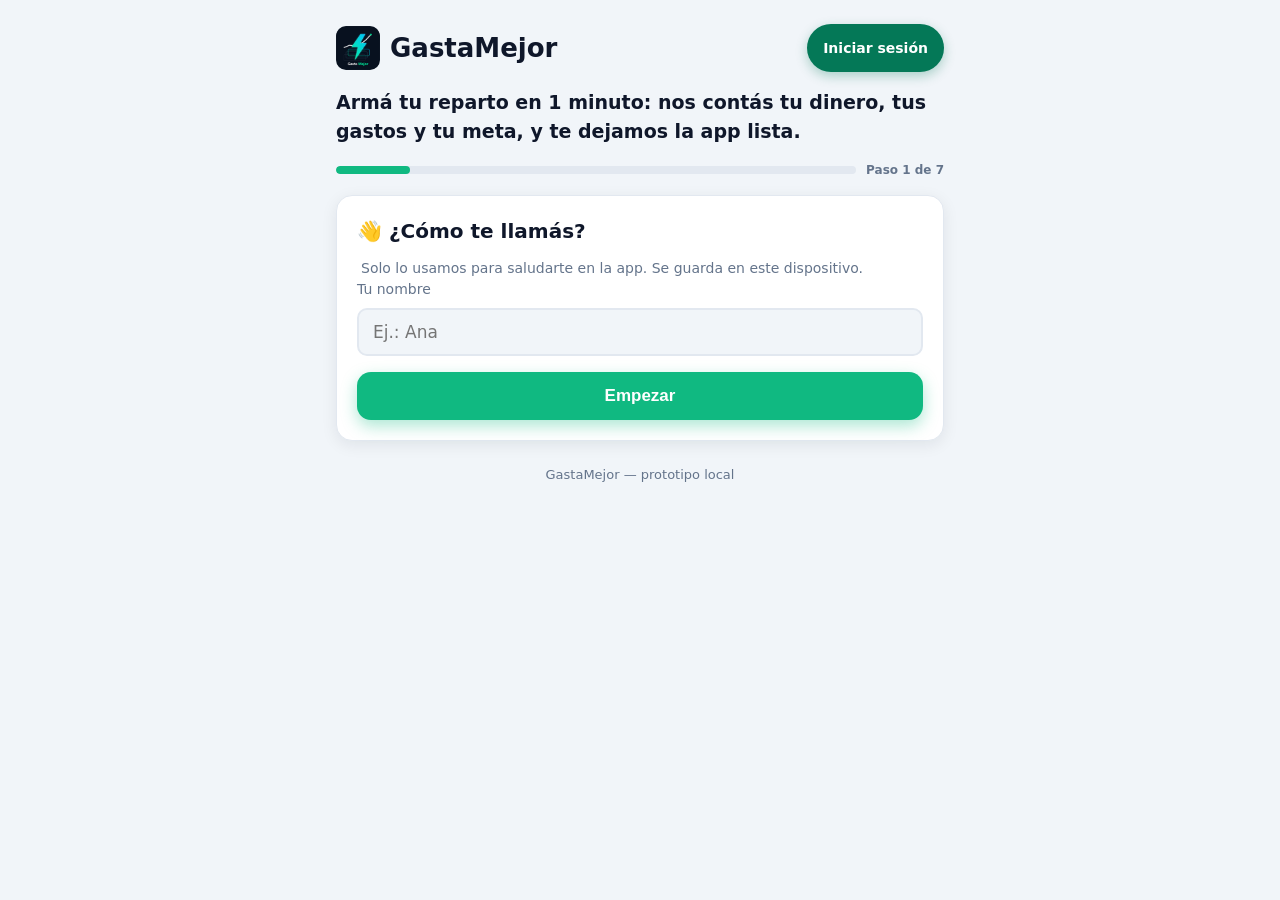
<file: index.html>
<!doctype html>
<html lang="es">
<head>
  <meta charset="utf-8">
  <meta name="viewport" content="width=device-width, initial-scale=1">
  <meta http-equiv="refresh" content="0; url=frontend/index.html">
  <link rel="canonical" href="frontend/index.html">
  <title>GastaMejor — Distribuye tu dinero</title>
  <script>location.replace("frontend/index.html");</script>
</head>
<body>
  <p>Redirigiendo a <a href="frontend/index.html">GastaMejor</a>…</p>
</body>
</html>
</file>
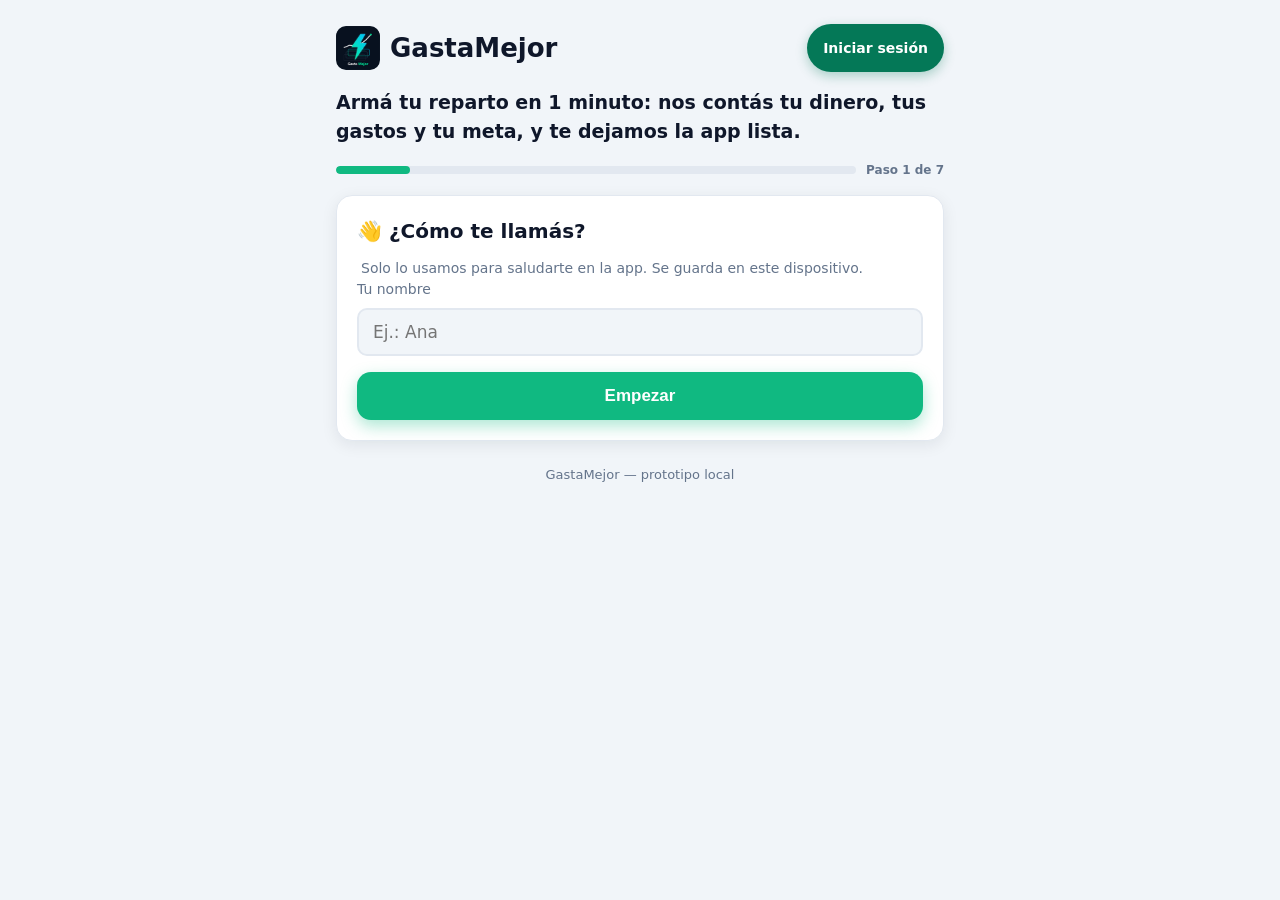
<file: frontend/index.html>
<!DOCTYPE html>
<html lang="es">
<head>
  <meta charset="UTF-8">
  <meta name="viewport" content="width=device-width, initial-scale=1, viewport-fit=cover">
  <meta name="theme-color" content="#ffffff">
  <title>GastaMejor — Distribuye tu dinero</title>
  <link rel="stylesheet" href="styles.css">
  <link rel="icon" href="logo.png">
</head>
<body>
  <div class="contenedor">

    <header class="encabezado">
      <button id="btn-atras" class="btn-atras" aria-label="Volver" hidden>←</button>
      <h1 class="logo"><img src="logo.png" alt="Logo de GastaMejor" class="logo-imagen">GastaMejor</h1>
      <div class="sesion-header">
        <span id="sesion-nombre" class="sesion-header-nombre" hidden></span>
        <button id="btn-sesion" class="btn-sesion" type="button">Iniciar sesión</button>
      </div>
    </header>

    <main>
      <div class="tablero" id="tablero" data-tab="reparto">

        <!-- Zona izquierda: Historial siempre visible -->
        <aside class="zona zona-historial" aria-label="Historial financiero">
          <div class="tarjeta">
            <h2 class="titulo-seccion">📅 Historial</h2>
            <p class="nota">Guardá cada mes desde el resultado para ver cómo evoluciona tu reparto y tu perfil.</p>
            <div class="hist-calendario-cabecera">
              <button id="hist-anio-prev" class="btn-fat" type="button" aria-label="Año anterior">←</button>
              <span id="hist-anio" class="hist-anio">—</span>
              <button id="hist-anio-next" class="btn-fat" type="button" aria-label="Año siguiente">→</button>
            </div>
            <div id="hist-calendario" class="hist-calendario" aria-label="Calendario de meses"></div>
          </div>
          <div id="hist-detalle" class="hist-detalle"></div>
          <div class="tarjeta">
            <h3 class="titulo-seccion">Evolución del ahorro</h3>
            <div id="hist-evolucion"></div>
          </div>
        </aside>

        <!-- Zona central: reparto -->
        <div class="zona zona-reparto">

          <!-- Pantalla 1: monto -->
          <section data-pantalla="ingreso" class="pantalla">
            <p class="sub-lema">Escribe tu dinero y te decimos cuánto destinar a cada gasto.</p>

            <div class="tarjeta">
              <label class="etiqueta" for="monto">Tu dinero de este mes</label>
              <div class="campo-monto">
                <span id="simbolo-monto" class="simbolo" aria-hidden="true">$</span>
                <input id="monto" class="input-monto" type="text" inputmode="decimal" placeholder="0,00" autocomplete="off">
              </div>
              <p id="error-monto" class="error" hidden>Escribe un monto mayor a cero.</p>
              <label class="etiqueta" for="moneda">Moneda</label>
              <select id="moneda" class="select" aria-label="Moneda"></select>
              <button id="btn-distribuir" class="btn-primario">Distribuir mi dinero</button>
              <div class="accesos">
                <button id="btn-datos" class="btn-secundario">⚙️ Tus datos</button>
                <a class="btn-secundario enlace-boton" href="cuenta.html">💵 Mis ingresos diarios</a>
              </div>
            </div>

            <p class="nota">Distribución sugerida: 50% necesidades · 30% deseos · 20% ahorro. Puedes ajustarla después.</p>
          </section>

          <!-- Pantalla 2: resultado -->
          <section data-pantalla="resultado" class="pantalla" hidden>
            <div class="resultado-contenido">
              <div class="tarjeta tarjeta-resumen">
                <div class="resumen-fila">
                  <span class="resumen-etiqueta">Ingreso</span>
                  <span id="resumen-ingreso" class="resumen-monto">—</span>
                </div>
                <div class="resumen-fila">
                  <span class="resumen-etiqueta">Total repartido</span>
                  <span id="resumen-repartido" class="resumen-monto">—</span>
                </div>
                <div id="aviso-suma" class="aviso" role="status"></div>
                <div id="nota-cotizacion" class="nota-cotizacion" hidden></div>
              </div>

              <div id="grafico" class="grafico" role="img" aria-label="Gráfico de torta del reparto"></div>

              <div class="acciones acciones-ajuste">
                <button id="btn-ajustar" class="btn-secundario btn-ajustar">Ajustar mis gastos</button>
                <button id="btn-nuevo" class="btn-secundario btn-nuevo">Corregir Monto</button>
              </div>

              <div id="resultado-lista" aria-label="Reparto por categorías"></div>

              <div class="acciones acciones-guardar">
                <button id="btn-guardar-mes" class="btn-secundario">📅 Guardar este mes</button>
              </div>
            </div>
          </section>

          <!-- Pantalla 3: ajustar -->
          <section data-pantalla="ajustar" class="pantalla" hidden>
            <div class="tarjeta">
              <h2 class="titulo-seccion">Ajusta tus categorías</h2>
              <p class="nota">Los gastos fijos ($) se reservan primero. Lo que queda se reparte entre los porcentajes, estirándose para usar todo tu ingreso. En <strong>Ahorro</strong> podés cargar un monto fijo en <strong>US$</strong> y se convierte al dólar del día.</p>
              <div id="cotizacion" class="cotizacion">
                <div class="cotizacion-fila">
                  <span class="cotizacion-etiqueta">Dólar</span>
                  <select id="dolar-tipo" class="select select-chico" aria-label="Tipo de dólar"></select>
                  <span id="cotizacion-valor" class="cotizacion-valor">—</span>
                  <button id="btn-refrescar" class="btn-refrescar" type="button" aria-label="Actualizar cotización" title="Actualizar cotización">↻</button>
                </div>
                <div id="cotizacion-estado" class="cotizacion-estado" role="status"></div>
                <details class="cotizacion-manual">
                  <summary>Editar a mano / sin conexión</summary>
                  <div class="cotizacion-manual-fila">
                    <input id="cotizacion-input" class="cotizacion-input" type="text" inputmode="decimal" placeholder="0,00" aria-label="Cotización del dólar a mano">
                    <button id="btn-cotizacion-manual" class="btn-secundario btn-chico" type="button">Usar este valor</button>
                  </div>
                </details>
              </div>
              <div id="ajustar-lista"></div>
              <div class="suma">
                <div class="suma-linea">
                  <span>Asignado del ingreso</span>
                  <strong id="suma-valor" class="suma-valor">—</strong>
                </div>
                <div id="suma-restante" class="suma-restante">Queda por asignar: —</div>
                <div id="suma-detalle" class="suma-detalle"></div>
              </div>
              <button id="btn-agregar" class="btn-secundario btn-ancho">+ Agregar categoría en blanco</button>
              <button id="btn-catalogo" class="btn-secundario btn-ancho">📖 Agregar del catálogo</button>
            </div>
            <div class="acciones">
              <button id="btn-guardar" class="btn-primario btn-ancho">Guardar y volver</button>
            </div>
          </section>

          <!-- Pantalla 4: datos -->
          <section data-pantalla="datos" class="pantalla" hidden>
            <div class="tarjeta">
              <h2 class="titulo-seccion">Tus datos</h2>
              <p class="nota">Se guardan en este dispositivo. Guardá tu reparto como imagen PNG para mandarlo por WhatsApp o llevarlo a otro celular o PC.</p>
              <div class="acciones-columna">
                <button id="btn-exportar" class="btn-secundario">💾 Guardar</button>
                <button id="btn-encuesta" class="btn-secundario" type="button">🧭 Volver a hacer la encuesta</button>
                <button id="btn-tour" class="btn-secundario" type="button">🎓 Ver el tutorial guiado</button>
                <a class="btn-secundario enlace-boton" href="tutorial.html">📖 Abrir el tutorial completo</a>
                <a class="btn-secundario enlace-boton" href="cuenta.html">💵 Mis ingresos diarios y cuenta</a>
              </div>
            </div>
          </section>

        </div>

        <!-- Zona derecha: perfil, plan y consejero -->
        <aside class="zona zona-perfil" aria-label="Perfil, plan y consejero">
          <div class="tarjeta">
            <h2 class="titulo-seccion">🎯 Perfiles de reparto</h2>
            <p class="nota">Toca un perfil y repartimos tus porcentajes por grupo (necesidades · deseos · ahorro). Los montos fijos no se tocan.</p>
            <div id="perfiles" class="perfiles"></div>
            <p id="perfil-actual" class="perfil-actual"></p>
          </div>
          <div class="tarjeta">
            <h2 class="titulo-seccion">📈 Plan de evolución</h2>
            <p class="nota">Acercá tus porcentajes al ideal 50/30/20 de a poco, mes a mes. Con el slider en N meses, N toques del botón te llevan al ideal.</p>
            <div class="plan-meses">
              <label class="etiqueta" for="plan-meses">Llegar al ideal en <strong id="plan-meses-valor">6</strong> meses</label>
              <input id="plan-meses" class="plan-slider" type="range" min="3" max="12" step="1" value="6" aria-label="Meses para llegar al ideal">
            </div>
            <div id="plan-timeline" class="plan-timeline"></div>
            <p id="plan-aviso" class="plan-aviso" hidden></p>
            <button id="btn-paso" class="btn-secundario btn-ancho" type="button">Aplicar próximo paso</button>
          </div>
          <div class="tarjeta">
            <h2 class="titulo-seccion">🧭 Consejero</h2>
            <p class="nota">Consejos personalizados para acercarte a tu objetivo.</p>
            <label class="etiqueta" for="objetivo-perfil">Tu objetivo</label>
            <select id="objetivo-perfil" class="select" aria-label="Perfil objetivo"></select>
            <div id="consejero" class="consejero" aria-label="Consejos para llegar al objetivo"></div>
          </div>
        </aside>

      </div>
    </main>

    <footer class="pie">
      <span>GastaMejor — prototipo local</span>
    </footer>
  </div>

  <!-- Barra inferior de pestañas (celular) -->
  <nav class="tabbar" id="tabbar" aria-label="Secciones">
    <button class="tabbar-btn activo" data-tab="reparto" type="button"><span class="tabbar-ico" aria-hidden="true">🧮</span>Reparto</button>
    <button class="tabbar-btn" data-tab="historial" type="button"><span class="tabbar-ico" aria-hidden="true">📅</span>Historial</button>
    <button class="tabbar-btn" data-tab="perfil" type="button"><span class="tabbar-ico" aria-hidden="true">🎯</span>Perfil y plan</button>
  </nav>

  <!-- Boton flotante: reportar un problema por WhatsApp -->
  <a id="btn-reportar" class="btn-reportar"
     href="https://wa.me/5492920553198?text=Encontre%20un%20problema%20en%20GastaMejor%3A%20"
     target="_blank" rel="noopener noreferrer"
     aria-label="Reportar un problema por WhatsApp">
    <span class="btn-reportar-ico" aria-hidden="true">🐞</span>
    <span class="btn-reportar-txt">Reportar</span>
  </a>

  <!-- Boton flotante: salir del ejemplo de Ana (solo si hay un ejemplo cargado) -->
  <button id="btn-salir-ejemplo" class="btn-salir-ejemplo" type="button" hidden>
    <span class="btn-salir-ejemplo-ico" aria-hidden="true">✕</span>
    <span class="btn-salir-ejemplo-txt">Salir del ejemplo</span>
    <span class="btn-salir-ejemplo-txt-corto">Salir</span>
  </button>

  <!-- Modal: catalogo de categorias -->
  <div id="modal-catalogo" class="modal" hidden>
    <div class="modal-caja modal-caja-catalogo" role="dialog" aria-modal="true" aria-labelledby="catalogo-titulo">
      <h2 id="catalogo-titulo" class="titulo-seccion">Agregar del catálogo</h2>
      <p class="nota">Toca una sugerencia para agregarla. Si ya existe, no se duplica.</p>
      <div id="catalogo-lista"></div>
      <button id="catalogo-cerrar" class="btn-secundario">Cerrar</button>
    </div>
  </div>

  <!-- Modal: enlace compartible -->
  <div id="modal" class="modal" hidden>
    <div class="modal-caja" role="dialog" aria-modal="true" aria-labelledby="modal-titulo">
      <h2 id="modal-titulo" class="titulo-seccion">Comparte tu configuración</h2>
      <p class="nota">Abre este enlace en otro celular o PC: se ofrecerá usar la misma distribución.</p>
      <textarea id="modal-texto" class="enlace-texto" readonly rows="4"></textarea>
      <div class="modal-acciones">
        <button id="modal-copiar" class="btn-primario">Copiar enlace</button>
        <button id="modal-cerrar" class="btn-secundario">Cerrar</button>
      </div>
    </div>
  </div>

  <div id="toast" class="toast" role="status" hidden></div>

  <!-- Tour guiado de primera vez (globos + foco) -->
  <div id="tour" class="tour" hidden>
    <div id="tour-foco" class="tour-foco" aria-hidden="true"></div>
    <div id="tour-globo" class="tour-globo" role="dialog" aria-modal="true"
         aria-labelledby="tour-titulo" aria-describedby="tour-texto">
      <span id="tour-paso" class="tour-contador"></span>
      <h2 id="tour-titulo" class="tour-titulo"></h2>
      <p id="tour-texto" class="tour-texto"></p>
      <div class="tour-acciones">
        <button id="tour-saltar" class="btn-secundario" type="button">Saltar</button>
        <div class="tour-nav">
          <button id="tour-anterior" class="btn-secundario" type="button">Anterior</button>
          <button id="tour-siguiente" class="btn-primario" type="button">Siguiente</button>
        </div>
      </div>
      <span class="tour-flecha" aria-hidden="true"></span>
    </div>
  </div>

  <script src="storage.js"></script>
  <script src="motor.js"></script>
  <script src="portero.js"></script>
  <script src="config.js"></script>
  <script src="api.js"></script>
  <script src="sesion.js"></script>
  <script src="app.js"></script>
</body>
</html>
</file>
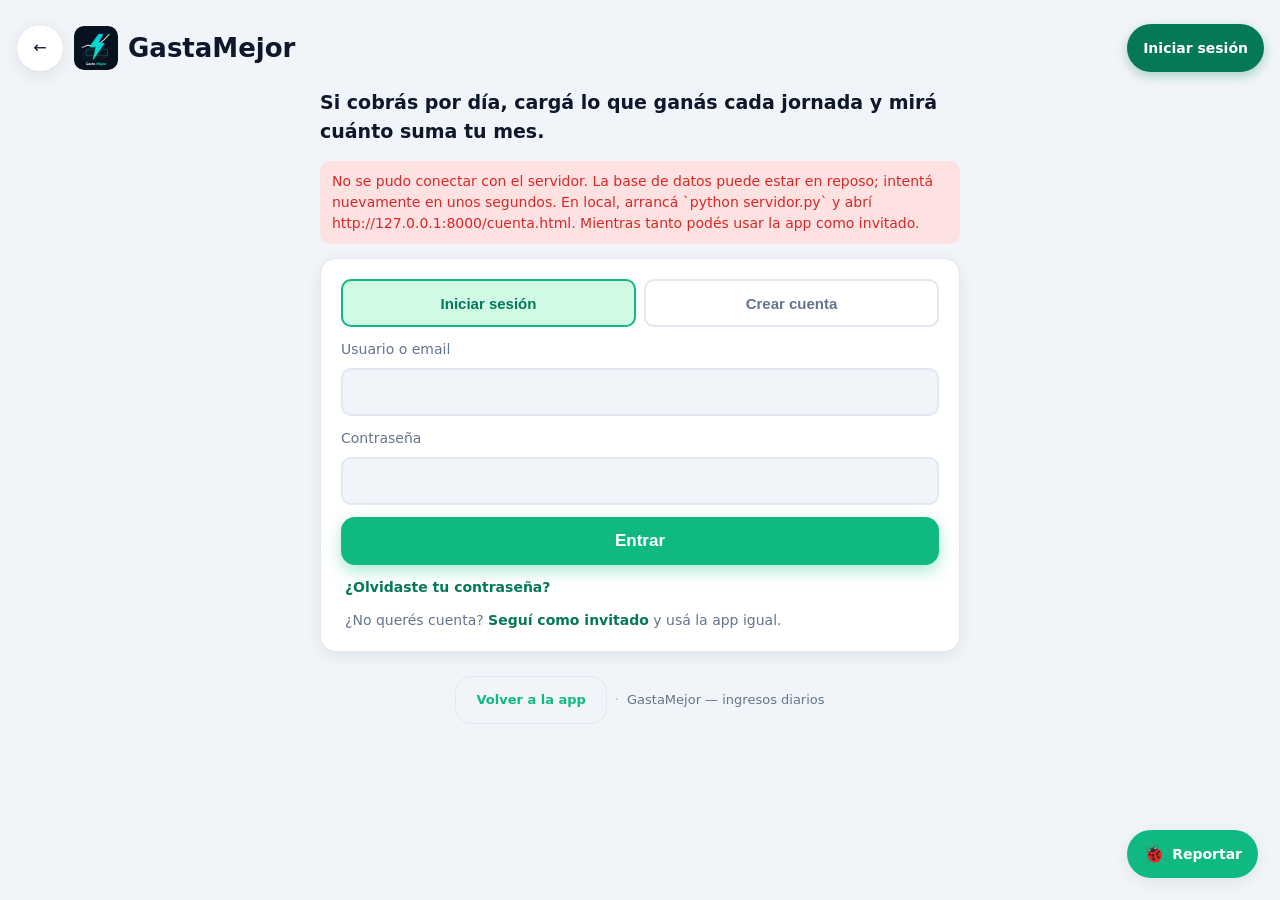
<file: frontend/cuenta.html>
<!DOCTYPE html>
<html lang="es">
<head>
  <meta charset="UTF-8">
  <meta name="viewport" content="width=device-width, initial-scale=1, viewport-fit=cover">
  <meta name="theme-color" content="#ffffff">
  <title>GastaMejor — Mis ingresos diarios</title>
  <link rel="stylesheet" href="styles.css">
  <link rel="icon" href="logo.png">
</head>
<body class="pagina-cuenta">
  <div class="contenedor">

    <header class="encabezado">
      <a class="btn-atras" href="index.html" aria-label="Volver a la app">←</a>
      <h1 class="logo"><img src="logo.png" alt="Logo de GastaMejor" class="logo-imagen">GastaMejor</h1>
      <div class="sesion-header">
        <span id="sesion-nombre" class="sesion-header-nombre" hidden></span>
        <button id="btn-sesion" class="btn-sesion" type="button">Iniciar sesión</button>
      </div>
    </header>

    <main>
      <p class="sub-lema">Si cobrás por día, cargá lo que ganás cada jornada y mirá cuánto suma tu mes.</p>

      <!-- Estado: cargando -->
      <section id="vista-cargando" class="pantalla" hidden>
        <div class="tarjeta"><p class="nota">Cargando…</p></div>
      </section>

      <!-- Estado: sin sesión (login / registro / verificar) -->
      <section id="vista-auth" class="pantalla" hidden>
        <p id="aviso-backend" class="aviso aviso-error" hidden></p>
        <div class="tarjeta">
          <div class="subtabs">
            <button id="tab-login" class="subtab activo" type="button">Iniciar sesión</button>
            <button id="tab-registro" class="subtab" type="button">Crear cuenta</button>
          </div>

          <div id="panel-login">
            <label class="etiqueta" for="login-usuario">Usuario o email</label>
            <input id="login-usuario" class="campo-texto" type="text" autocomplete="username" autocapitalize="none">
            <label class="etiqueta" for="login-password">Contraseña</label>
            <input id="login-password" class="campo-texto" type="password" autocomplete="current-password">
            <button id="btn-login" class="btn-primario btn-ancho" type="button">Entrar</button>
            <div id="login-estado" class="estado-carga" hidden>
              <span class="spinner" aria-hidden="true"></span>
              <span id="login-estado-texto">Conectando al servidor… Puede tardar hasta ~60 segundos si la base de datos está en reposo.</span>
            </div>
            <div id="login-estado-error" class="estado-error" hidden role="alert"></div>
            <p class="nota"><a href="#" id="link-recuperar" class="enlace-volver">¿Olvidaste tu contraseña?</a></p>
          </div>

          <div id="panel-registro" hidden>
            <label class="etiqueta" for="reg-nombre">Nombre</label>
            <input id="reg-nombre" class="campo-texto" type="text" autocomplete="name">
            <label class="etiqueta" for="reg-usuario">Usuario</label>
            <input id="reg-usuario" class="campo-texto" type="text" autocomplete="username" autocapitalize="none" placeholder="3 a 30 caracteres">
            <label class="etiqueta" for="reg-email">Email</label>
            <input id="reg-email" class="campo-texto" type="email" autocomplete="email" autocapitalize="none">
            <label class="etiqueta" for="reg-telefono">Teléfono (opcional)</label>
            <input id="reg-telefono" class="campo-texto" type="text" autocomplete="tel">
            <label class="etiqueta" for="reg-password">Contraseña</label>
            <input id="reg-password" class="campo-texto" type="password" autocomplete="new-password" placeholder="Mínimo 8 caracteres">
            <button id="btn-registro" class="btn-primario btn-ancho" type="button">Crear cuenta</button>
          </div>

          <div id="panel-verificar" hidden>
            <p class="nota">Te enviamos un código a <strong id="verif-email"></strong>. Escribilo acá para activar tu cuenta.</p>
            <label class="etiqueta" for="verif-codigo">Código de verificación</label>
            <input id="verif-codigo" class="campo-texto" type="text" inputmode="numeric" autocomplete="one-time-code">
            <button id="btn-verificar" class="btn-primario btn-ancho" type="button">Verificar</button>
            <button id="btn-reenviar" class="btn-secundario btn-ancho" type="button">Reenviar código</button>
            <p id="aviso-test" class="aviso-ok" hidden></p>
          </div>

          <div id="panel-recuperar" hidden>
            <p class="nota">Escribí tu email y te enviamos un código para elegir una contraseña nueva.</p>
            <label class="etiqueta" for="rec-email">Email</label>
            <input id="rec-email" class="campo-texto" type="email" autocomplete="username" autocapitalize="none">
            <button id="btn-enviar-codigo" class="btn-primario btn-ancho" type="button">Enviar código</button>
            <div id="rec-estado" class="estado-carga" hidden>
              <span class="spinner" aria-hidden="true"></span>
              <span id="rec-estado-texto">Verificando…</span>
            </div>

            <div id="rec-paso2" hidden>
              <p class="nota">Código enviado a <strong id="rec-email-mostrado"></strong>.</p>
              <label class="etiqueta" for="rec-codigo">Código</label>
              <input id="rec-codigo" class="campo-texto" type="text" inputmode="numeric" autocomplete="one-time-code">
              <label class="etiqueta" for="rec-password">Contraseña nueva</label>
              <input id="rec-password" class="campo-texto" type="password" autocomplete="new-password" minlength="8" placeholder="Mínimo 8 caracteres">
              <label class="etiqueta" for="rec-password2">Repetir contraseña</label>
              <input id="rec-password2" class="campo-texto" type="password" autocomplete="new-password" minlength="8">
              <button id="btn-restablecer" class="btn-primario btn-ancho" type="button">Restablecer y entrar</button>
              <button id="btn-reenviar-codigo" class="btn-secundario btn-chico" type="button">Reenviar código</button>
              <p id="rec-aviso-test" class="aviso-ok" hidden></p>
            </div>

            <p id="error-recuperar" class="error" hidden role="alert"></p>
            <p class="nota"><a href="#" id="btn-volver-login" class="enlace-volver">← Volver a iniciar sesión</a></p>
          </div>

          <p id="error-auth" class="error" hidden></p>
          <p class="nota">¿No querés cuenta? <a class="enlace-volver" href="index.html">Seguí como invitado</a> y usá la app igual.</p>
        </div>


      </section>

      <!-- Estado: con sesión (panel de ingresos) -->
      <section id="vista-panel" class="pantalla" hidden>
        <div class="tarjeta">
          <div class="sesion-caja">
            <div>
              <strong id="saludo">Hola</strong>
              <div class="nota" id="saludo-email"></div>
            </div>
            <button id="btn-logout" class="btn-secundario btn-chico" type="button">Salir</button>
          </div>
        </div>

        <div class="tarjeta">
          <h2 class="titulo-seccion">💵 Cargar un ingreso</h2>
          <p class="nota">Anotá lo que ganaste hoy. Cada carga se suma al mes elegido abajo.</p>
          <div class="campo-linea">
            <div>
              <label class="etiqueta" for="ing-fecha">Fecha</label>
              <input id="ing-fecha" class="campo-texto" type="date">
            </div>
            <div>
              <label class="etiqueta" for="ing-monto">Monto</label>
              <input id="ing-monto" class="campo-texto" type="text" inputmode="decimal" placeholder="0,00">
            </div>
          </div>
          <label class="etiqueta" for="ing-desc">Descripción (opcional)</label>
          <input id="ing-desc" class="campo-texto" type="text" placeholder="Ej: changa, venta, sueldo…">
          <button id="btn-agregar-ingreso" class="btn-primario btn-ancho" type="button">Agregar ingreso</button>
          <p id="error-ingreso" class="error" hidden></p>
        </div>

        <div class="tarjeta">
          <h2 class="titulo-seccion">📅 Resumen del mes</h2>
          <label class="etiqueta" for="mes">Mes</label>
          <input id="mes" class="campo-texto" type="month">
          <div class="resumen-mes"><span>Ingresos diarios</span><strong id="res-diario">—</strong></div>
          <div class="resumen-mes"><span>Ingreso fijo mensual</span><strong id="res-fijo">—</strong></div>
          <div class="resumen-mes resumen-total"><span>Total del mes</span><strong id="res-total">—</strong></div>
          <button id="btn-usar" class="btn-primario btn-ancho" type="button">Usar este total en el reparto</button>
        </div>

        <div class="tarjeta">
          <h2 class="titulo-seccion">Detalle del mes</h2>
          <ul id="lista-ingresos" class="lista-ingresos"></ul>
          <p id="sin-ingresos" class="vacio">Todavía no cargaste ingresos este mes.</p>
        </div>

        <div class="tarjeta">
          <h2 class="titulo-seccion">⚙️ Tu cuenta</h2>
          <p class="nota">El ingreso fijo se suma al total de todos los meses (por ejemplo, un sueldo o un alquiler que cobrás aparte).</p>
          <label class="etiqueta" for="perfil-fijo">Ingreso fijo mensual (opcional)</label>
          <input id="perfil-fijo" class="campo-texto" type="text" inputmode="decimal" placeholder="0,00">
          <label class="etiqueta" for="perfil-moneda">Moneda</label>
          <select id="perfil-moneda" class="select"></select>
          <label class="etiqueta" for="perfil-telefono">Teléfono (opcional)</label>
          <input id="perfil-telefono" class="campo-texto" type="text" autocomplete="tel">
          <button id="btn-guardar-perfil" class="btn-secundario btn-ancho" type="button">Guardar cambios</button>
          <p id="ok-perfil" class="aviso-ok" hidden></p>
        </div>

        <div class="tarjeta tarjeta-peligro">
          <h2 class="titulo-seccion">🗑️ Borrar mi cuenta</h2>
          <p class="nota">Se borran tu cuenta y todos tus ingresos de forma permanente. No se puede deshacer.</p>
          <label class="etiqueta" for="borrar-password">Escribí tu contraseña para confirmar</label>
          <input id="borrar-password" class="campo-texto" type="password" autocomplete="current-password">
          <button id="btn-borrar-cuenta" class="btn-peligro btn-ancho" type="button">🗑️ Borrar mi cuenta</button>

          <!-- Confirmación en la misma tarjeta (sin window.confirm): el
               navegador puede bloquear los diálogos nativos y el clic parecía
               no hacer nada. Oculto por defecto. -->
          <div id="confirmar-borrado" class="confirmar-peligro" hidden>
            <p class="error" id="aviso-irreversible">⚠️ No se puede deshacer: se borran tu cuenta y todos tus ingresos.</p>
            <p class="nota">Si estás seguro, confirmá el borrado con tu contraseña ya escrita.</p>
            <div id="borrar-estado" class="estado-carga" hidden>
              <span class="spinner" aria-hidden="true"></span>
              <span>Borrando… Puede tardar hasta ~60 segundos si la base de datos está en reposo.</span>
            </div>
            <button id="btn-confirmar-borrado" class="btn-peligro btn-ancho" type="button">Confirmar borrado</button>
            <button id="btn-cancelar-borrado" class="btn-secundario btn-ancho" type="button">Cancelar</button>
          </div>

          <p id="error-borrar" class="error" hidden role="alert"></p>
        </div>
      </section>
    </main>

    <footer class="pie">
      <a class="pie-enlace" href="index.html">Volver a la app</a>
      <span class="pie-punto">·</span>
      <span>GastaMejor — ingresos diarios</span>
    </footer>
  </div>

  <!-- Boton flotante: reportar un problema por WhatsApp -->
  <a id="btn-reportar" class="btn-reportar"
     href="https://wa.me/5492920553198?text=Encontre%20un%20problema%20en%20GastaMejor%3A%20"
     target="_blank" rel="noopener noreferrer"
     aria-label="Reportar un problema por WhatsApp">
    <span class="btn-reportar-ico" aria-hidden="true">🐞</span>
    <span class="btn-reportar-txt">Reportar</span>
  </a>

  <div id="toast" class="toast" role="status" hidden></div>

  <script src="storage.js"></script>
  <script src="config.js"></script>
  <script src="api.js"></script>
  <script src="sesion.js"></script>
  <script src="cuenta.js"></script>
</body>
</html>
</file>
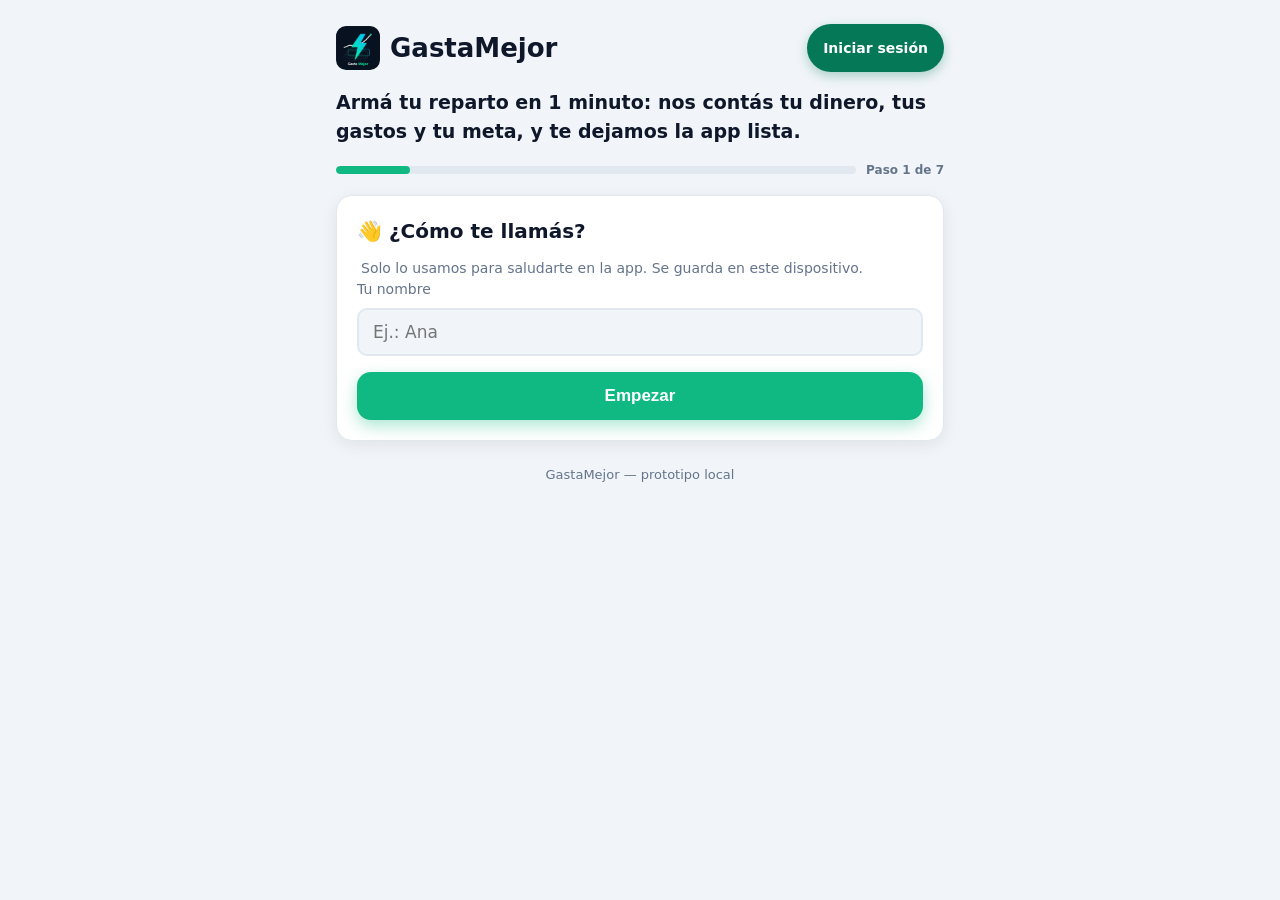
<file: frontend/encuesta.html>
<!DOCTYPE html>
<html lang="es">
<head>
  <meta charset="UTF-8">
  <meta name="viewport" content="width=device-width, initial-scale=1, viewport-fit=cover">
  <meta name="theme-color" content="#ffffff">
  <title>GastaMejor — Armá tu reparto</title>
  <link rel="stylesheet" href="styles.css">
  <link rel="icon" href="logo.png">
</head>
<body class="pagina-encuesta">
  <div class="contenedor">

    <header class="encabezado">
      <h1 class="logo"><img src="logo.png" alt="Logo de GastaMejor" class="logo-imagen">GastaMejor</h1>
      <div class="sesion-header">
        <span id="sesion-nombre" class="sesion-header-nombre" hidden></span>
        <button id="btn-sesion" class="btn-sesion" type="button">Iniciar sesión</button>
      </div>
      <!-- Salida rapida: solo si ya hay una configuracion guardada (no la
           primera vez, que es obligatoria). Lo muestra encuesta.js. -->
      <a id="enc-volver-app" class="encuesta-volver-app" href="index.html" hidden>← Volver a la app</a>
    </header>

    <main>
      <p class="sub-lema">Armá tu reparto en 1 minuto: nos contás tu dinero, tus gastos y tu meta, y te dejamos la app lista.</p>

      <!-- Progreso -->
      <div class="encuesta-progreso" aria-hidden="true">
        <div class="encuesta-progreso-pista">
          <div id="enc-barra" class="encuesta-progreso-barra"></div>
        </div>
        <span id="enc-contador" class="encuesta-contador">Paso 1</span>
      </div>

      <!-- Paso 1: nombre -->
      <section class="encuesta-paso" data-paso="nombre" hidden>
        <div class="tarjeta">
          <h2 class="titulo-seccion">👋 ¿Cómo te llamás?</h2>
          <p class="nota">Solo lo usamos para saludarte en la app. Se guarda en este dispositivo.</p>
          <label class="etiqueta" for="enc-nombre">Tu nombre</label>
          <input id="enc-nombre" class="encuesta-input" type="text" autocomplete="given-name" placeholder="Ej.: Ana">
          <p class="encuesta-error" id="enc-error-nombre" role="alert" hidden></p>
          <div class="encuesta-nav">
            <button class="btn-primario" type="button" data-nav="siguiente">Empezar</button>
          </div>
        </div>
      </section>

      <!-- Paso 2: ingreso -->
      <section class="encuesta-paso" data-paso="ingreso" hidden>
        <div class="tarjeta">
          <h2 class="titulo-seccion">💵 ¿Cuánto dinero tenés este mes?</h2>
          <p class="nota">Poné el total que entra a tu bolsillo este mes (sueldo, changas, lo que sea).</p>
          <label class="etiqueta" for="enc-ingreso">Tu dinero de este mes</label>
          <div class="campo-monto">
            <span id="enc-simbolo" class="simbolo" aria-hidden="true">$</span>
            <input id="enc-ingreso" class="input-monto" type="text" inputmode="decimal" placeholder="0,00" autocomplete="off">
          </div>
          <p class="encuesta-error" id="enc-error-ingreso" role="alert" hidden></p>
          <label class="etiqueta" for="enc-moneda">Moneda</label>
          <select id="enc-moneda" class="select" aria-label="Moneda"></select>
          <div class="encuesta-nav">
            <button class="btn-secundario" type="button" data-nav="anterior">Atrás</button>
            <button class="btn-primario" type="button" data-nav="siguiente">Siguiente</button>
          </div>
        </div>
      </section>

      <!-- Paso 3: gastos -->
      <section class="encuesta-paso" data-paso="gastos" hidden>
        <div class="tarjeta">
          <h2 class="titulo-seccion">🧾 Tus gastos del mes</h2>
          <p class="nota">Completá los gastos que tengas (los que no uses, dejalos en cero). Con esto reservamos primero lo obligatorio.</p>
          <div id="enc-gastos"></div>
          <button id="enc-agregar-gasto" class="btn-secundario" type="button">➕ Agregar categoría</button>
          <div id="enc-gastos-resumen" class="encuesta-resumen encuesta-resumen-gastos" aria-live="polite"></div>
          <p class="encuesta-error" id="enc-error-gastos" role="alert" hidden></p>
          <div class="encuesta-nav">
            <button class="btn-secundario" type="button" data-nav="anterior">Atrás</button>
            <button class="btn-primario" type="button" data-nav="siguiente">Siguiente</button>
          </div>
        </div>
      </section>

      <!-- Paso 4: perfil -->
      <section class="encuesta-paso" data-paso="perfil" hidden>
        <div class="tarjeta">
          <h2 class="titulo-seccion">🎯 ¿Cómo querés repartir?</h2>
          <p class="nota">Elegí un perfil: es tu objetivo de reparto entre necesidades, deseos y ahorro.</p>
          <div id="enc-perfil-hoy" class="encuesta-perfil-hoy" aria-live="polite"></div>
          <div id="enc-perfiles" class="perfiles" role="group" aria-label="Perfiles de reparto"></div>
          <p class="encuesta-error" id="enc-error-perfil" role="alert" hidden></p>
          <div class="encuesta-nav">
            <button class="btn-secundario" type="button" data-nav="anterior">Atrás</button>
            <button class="btn-primario" type="button" data-nav="siguiente">Siguiente</button>
          </div>
        </div>
      </section>

      <!-- Paso 5: meta -->
      <section class="encuesta-paso" data-paso="meta" hidden>
        <div class="tarjeta">
          <h2 class="titulo-seccion">🌟 ¿Y qué querés lograr?</h2>
          <p class="nota">Con lo que sobra después de tus gastos te armamos un ahorro para tu meta.</p>
          <label class="etiqueta" for="enc-meta-tipo">Tu meta</label>
          <select id="enc-meta-tipo" class="select" aria-label="Tu meta"></select>

          <label class="etiqueta" for="enc-meta-monto">¿Cuánto necesitás?</label>
          <div class="campo-monto">
            <span id="enc-meta-simbolo" class="simbolo" aria-hidden="true">$</span>
            <input id="enc-meta-monto" class="input-monto" type="text" inputmode="decimal" placeholder="0,00" autocomplete="off">
          </div>
          <p class="nota" id="enc-meta-ayuda">Si todavía no sabés el monto, dejalo en cero.</p>

          <label class="etiqueta" for="enc-meta-meses">¿En cuántos meses?</label>
          <input id="enc-meta-meses" class="encuesta-input" type="number" inputmode="numeric" min="1" max="120" step="1" value="6" aria-label="Meses para la meta">

          <p class="encuesta-error" id="enc-error-meta" role="alert" hidden></p>
          <div class="encuesta-nav">
            <button class="btn-secundario" type="button" data-nav="anterior">Atrás</button>
            <button class="btn-primario" type="button" data-nav="siguiente">Ver mi plan</button>
          </div>
        </div>
      </section>

      <!-- Paso 6: plan -->
      <section class="encuesta-paso" data-paso="plan" hidden>
        <div class="tarjeta">
          <h2 class="titulo-seccion">📊 Tu plan sugerido</h2>
          <div id="enc-plan" class="encuesta-resumen"></div>
          <div class="encuesta-consejos" id="enc-consejos"></div>
          <button id="enc-png" class="btn-secundario btn-ancho" type="button">💾 Guardar mi plan como imagen</button>
          <div class="encuesta-nav">
            <button class="btn-secundario" type="button" data-nav="anterior">Atrás</button>
            <button class="btn-primario" type="button" data-nav="siguiente">Continuar</button>
          </div>
        </div>
      </section>

      <!-- Paso 7: guardar -->
      <section class="encuesta-paso" data-paso="guardar" hidden>
        <div class="tarjeta">
          <h2 class="titulo-seccion">✅ Todo listo</h2>
          <p class="nota">Guardamos tu reparto en este dispositivo y te llevamos a la app.</p>
          <div id="enc-resumen-final" class="encuesta-resumen"></div>
          <p class="encuesta-error" id="enc-error-guardar" role="alert" hidden></p>
          <button id="enc-guardar-mes" class="btn-secundario btn-ancho" type="button">📅 Guardar este mes en el Historial</button>
          <div class="encuesta-nav encuesta-nav-final">
            <button class="btn-secundario" type="button" data-nav="anterior">Atrás</button>
            <button id="enc-guardar" class="btn-primario" type="button">Guardar y abrir la app</button>
          </div>
        </div>
      </section>
    </main>

    <footer class="pie">
      <span>GastaMejor — prototipo local</span>
    </footer>
  </div>

  <div id="enc-toast" class="toast" role="status" hidden></div>

  <script src="storage.js"></script>
  <script src="motor.js"></script>
  <script src="config.js"></script>
  <script src="api.js"></script>
  <script src="sesion.js"></script>
  <script src="encuesta.js"></script>
</body>
</html>
</file>
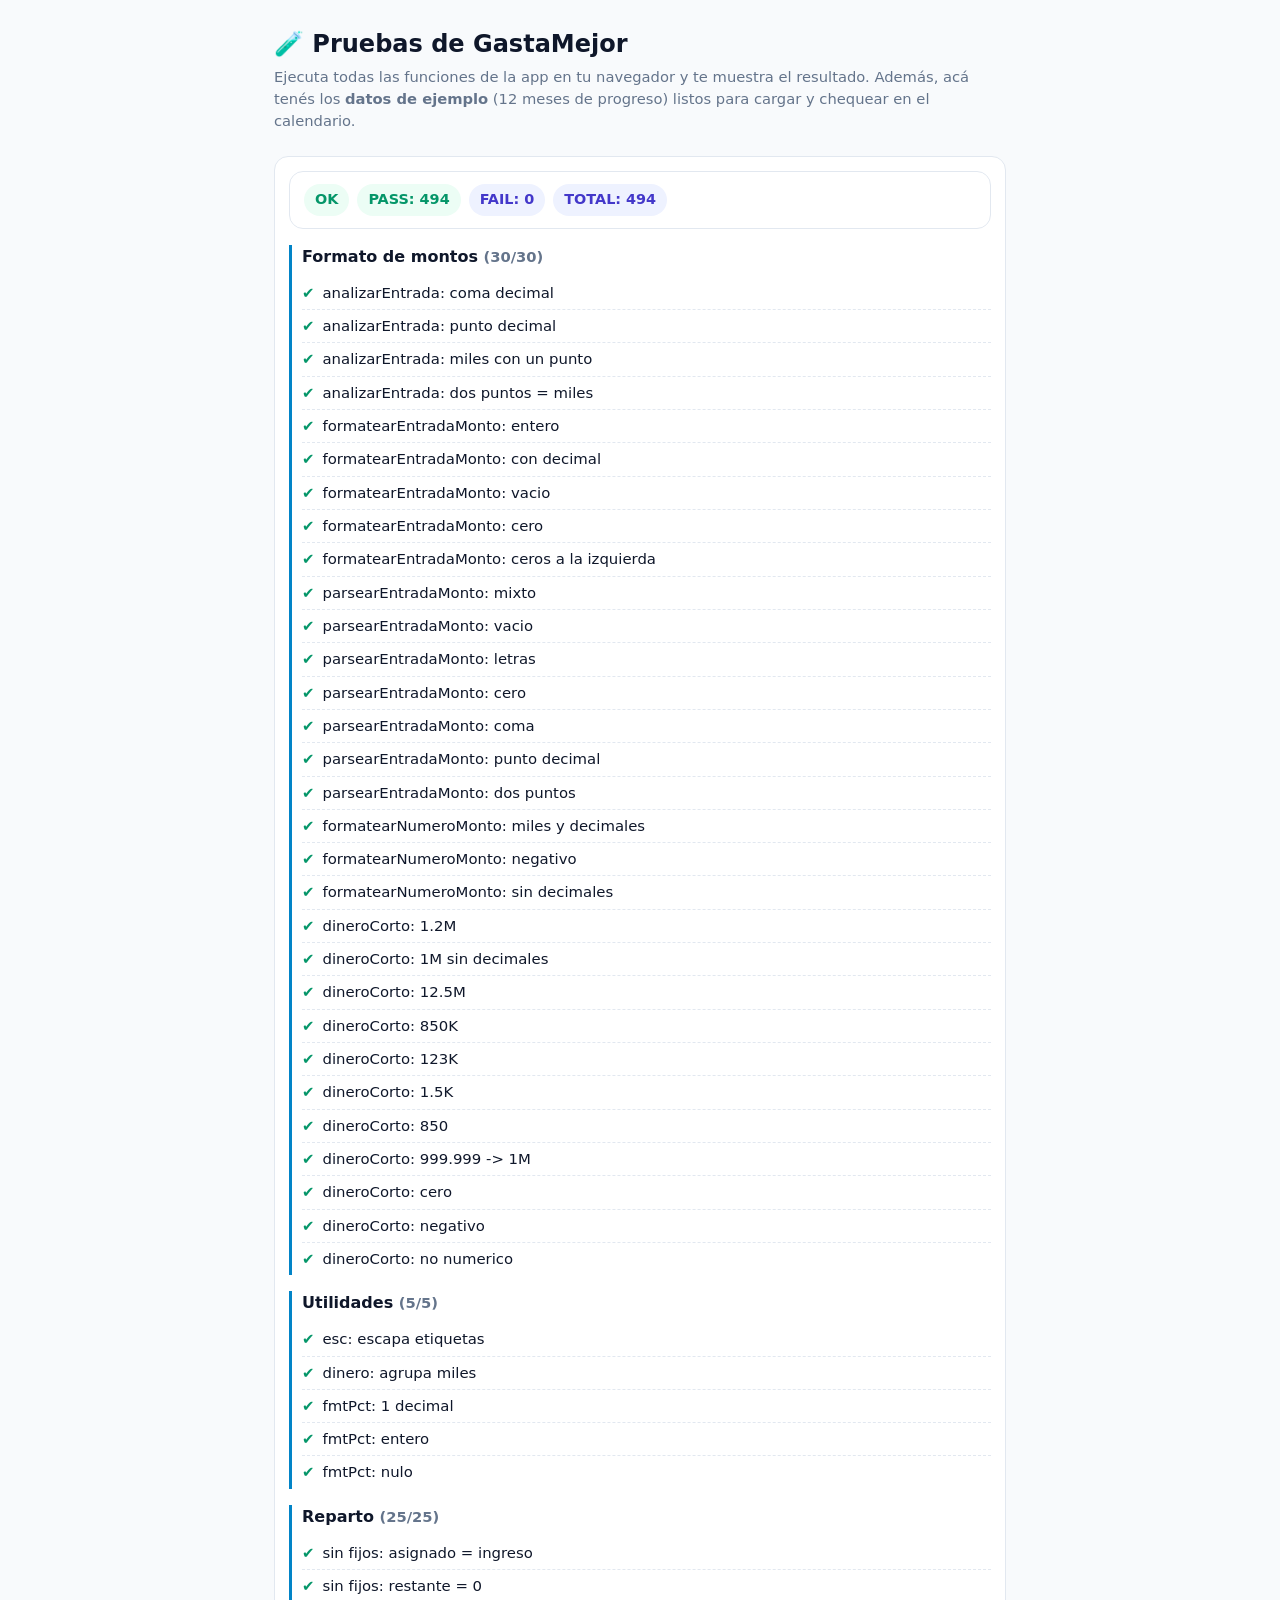
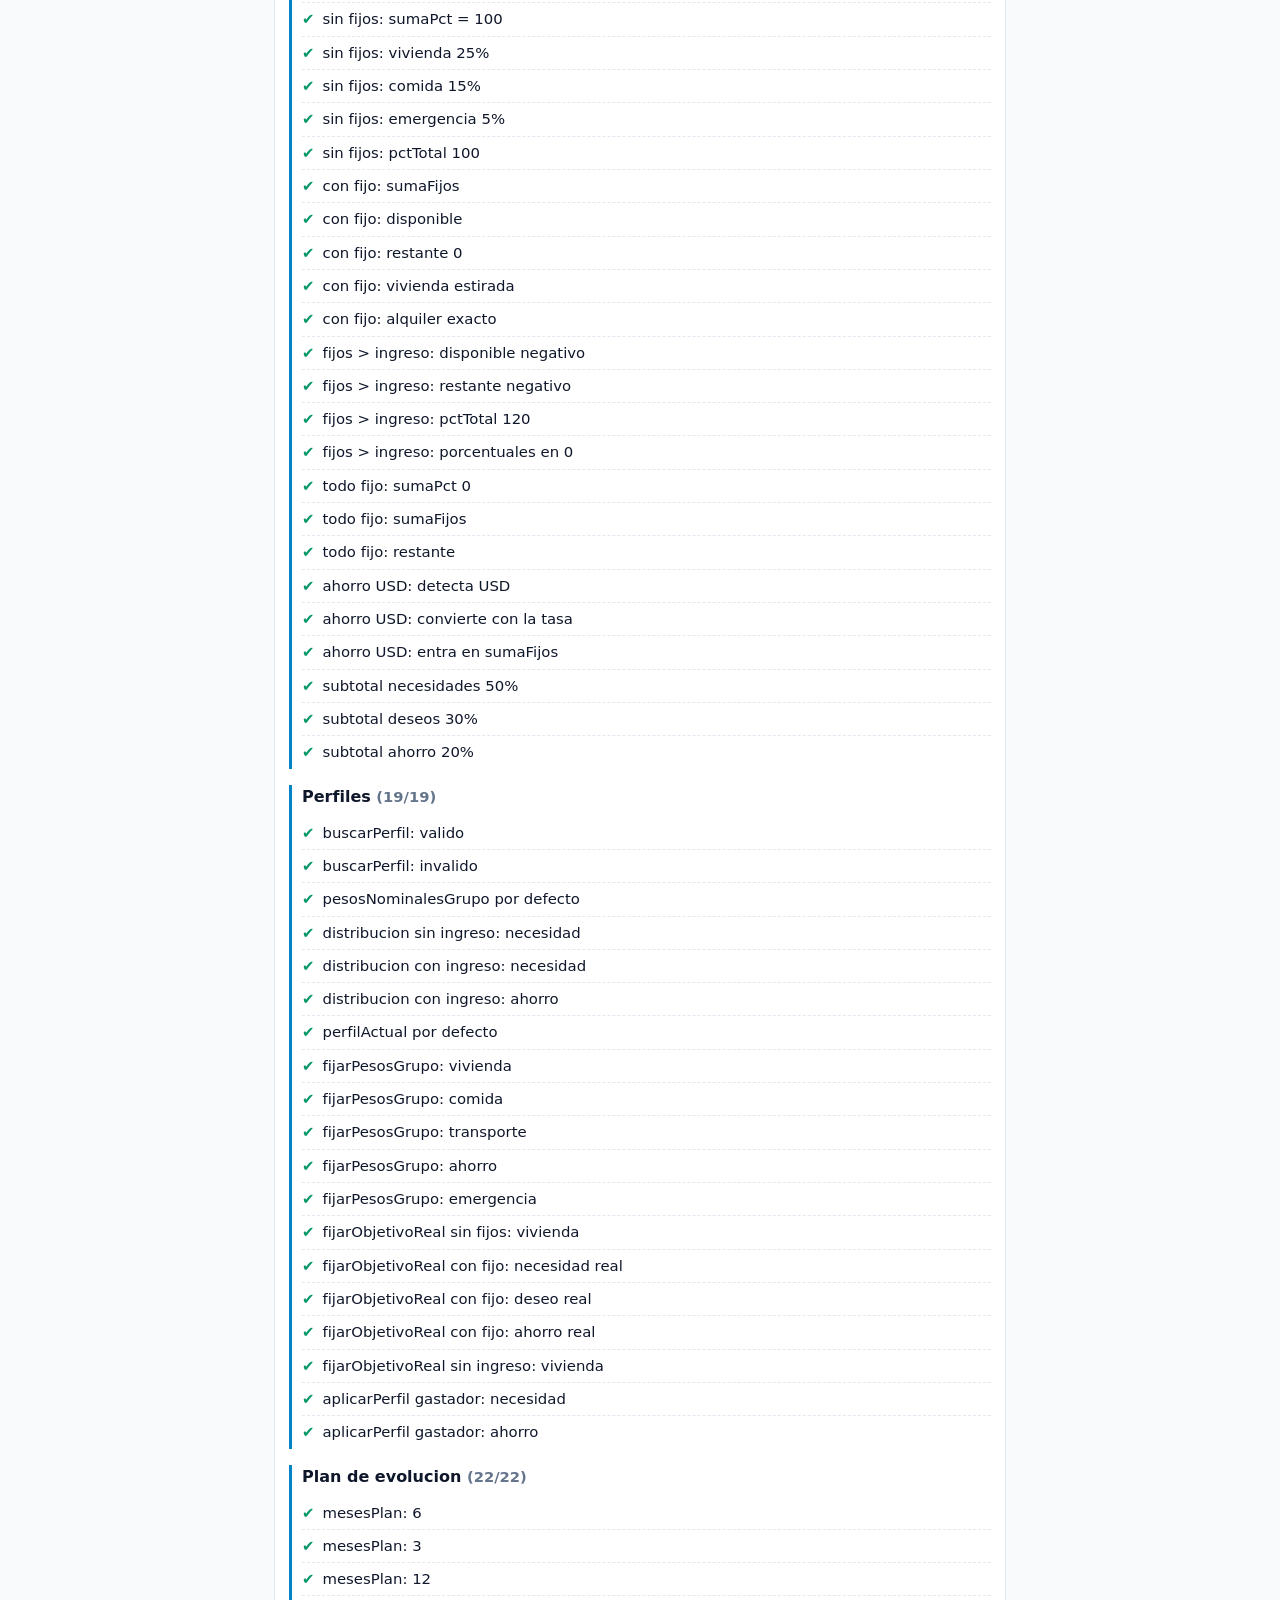
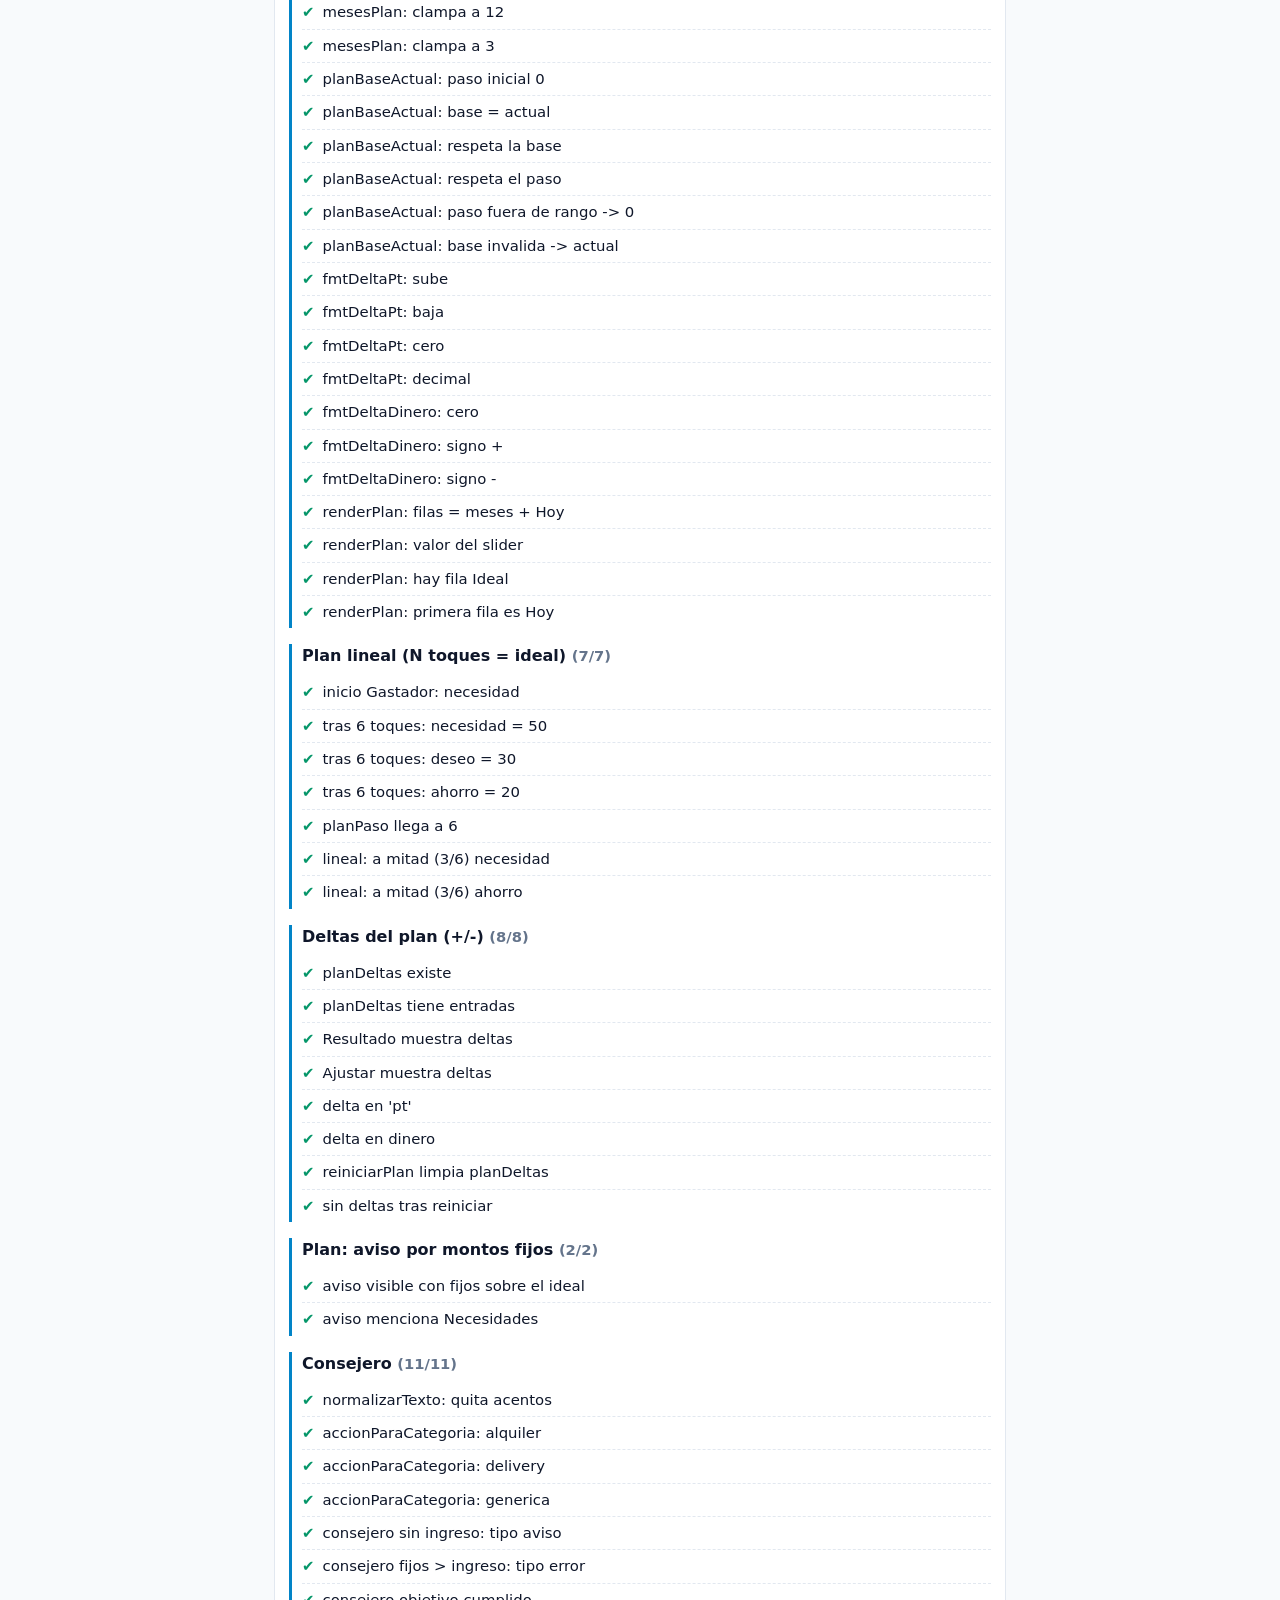
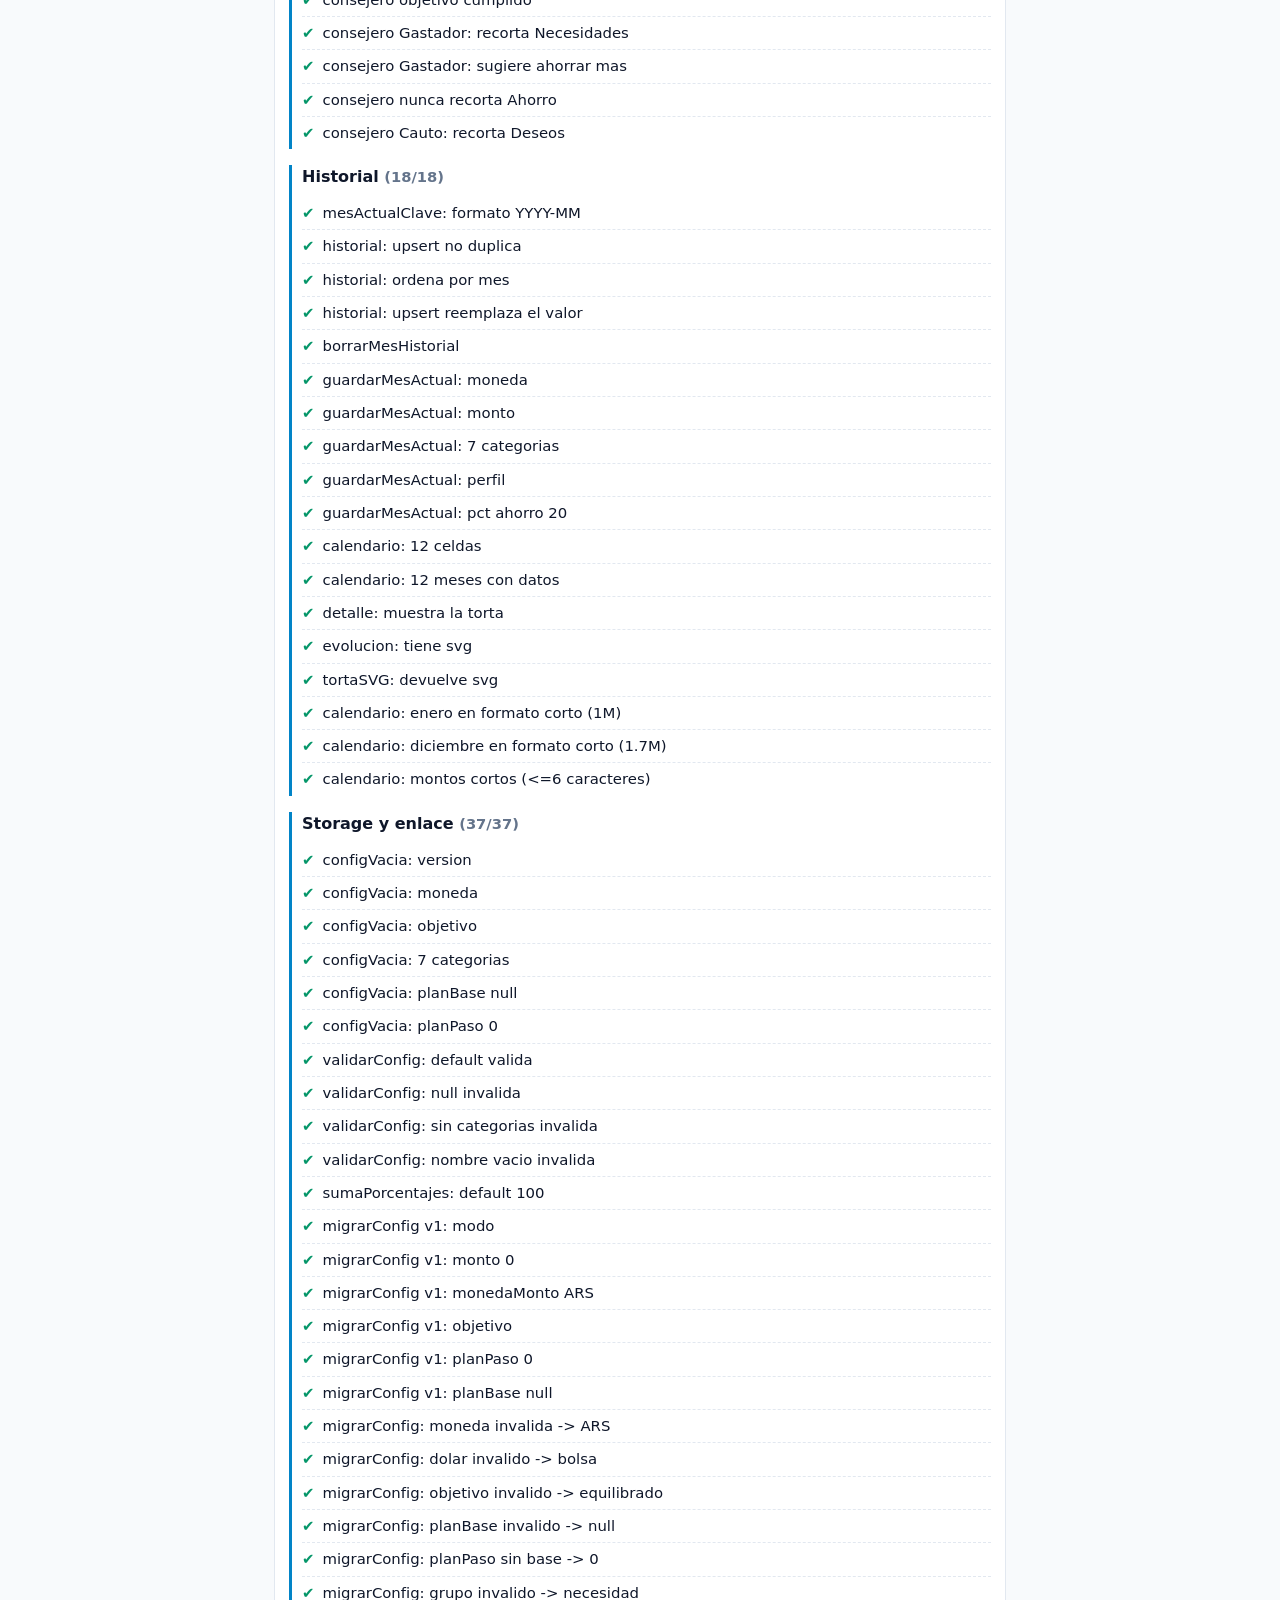
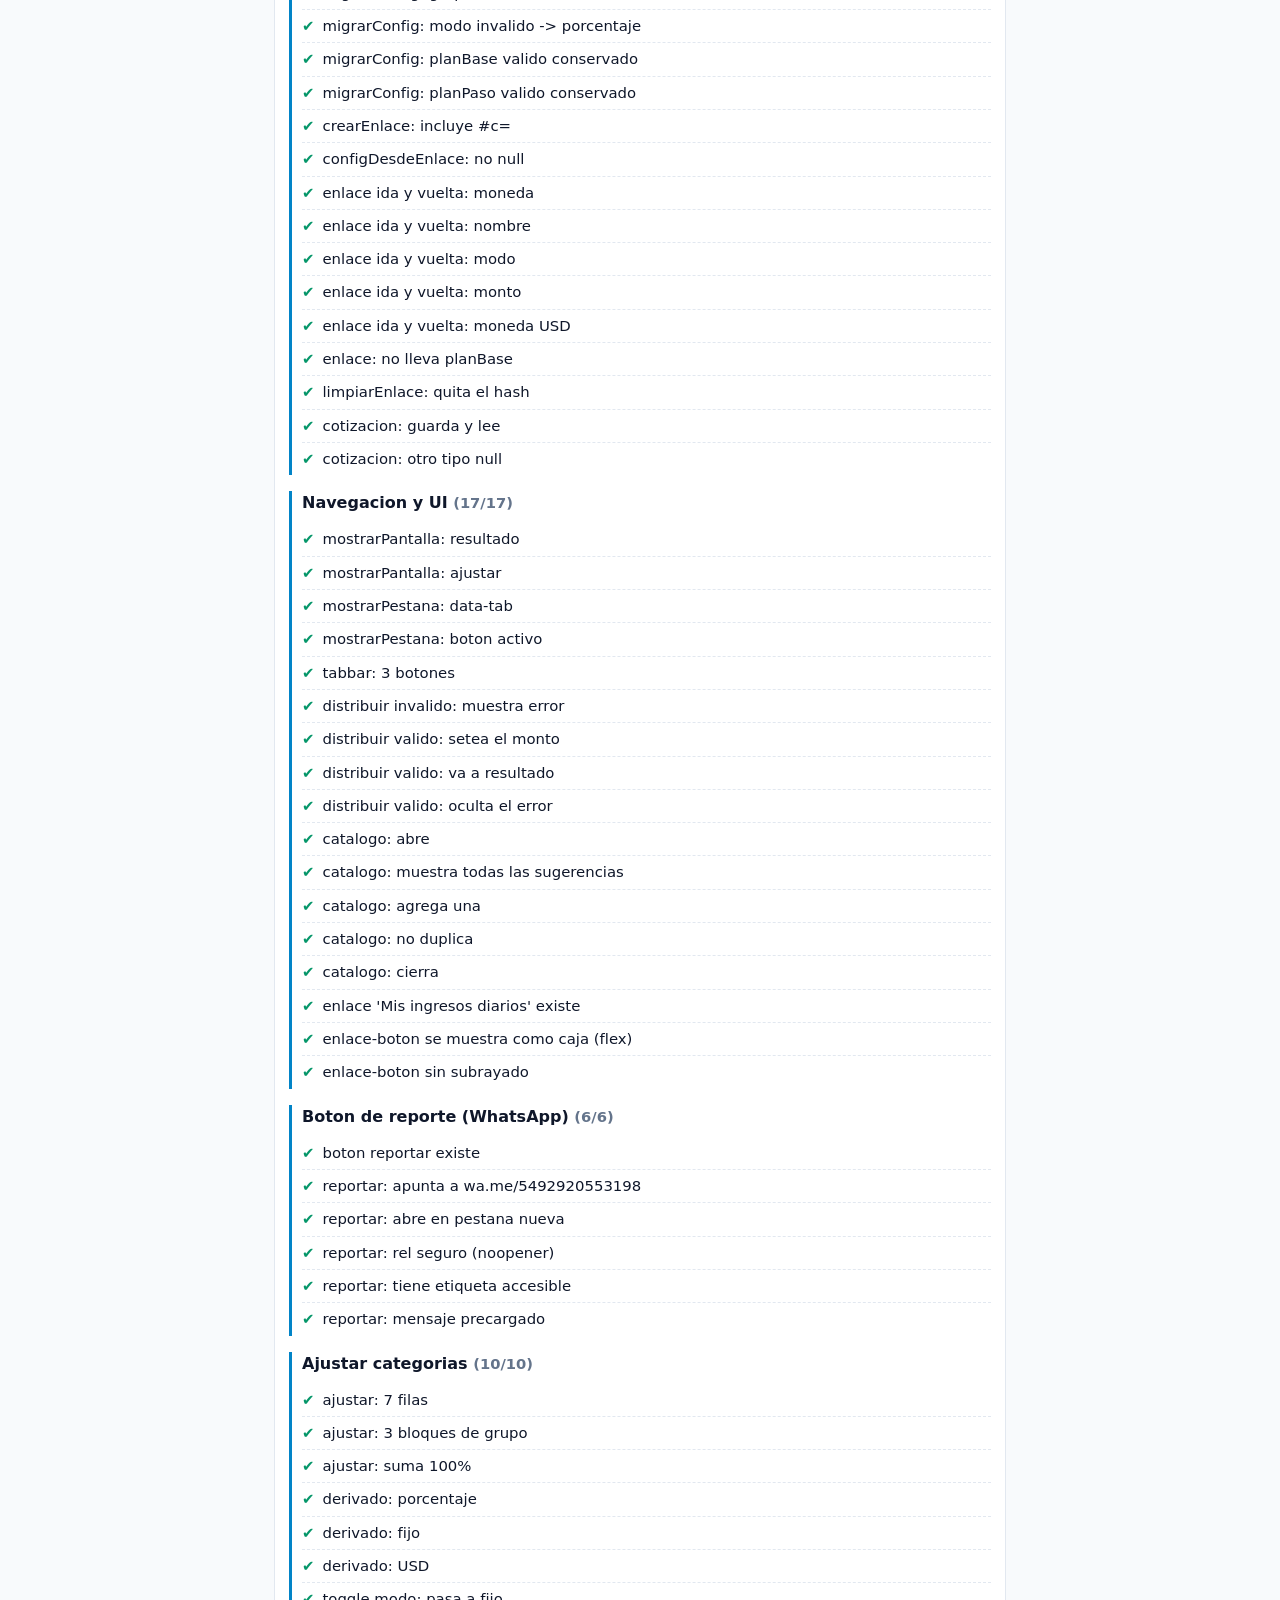
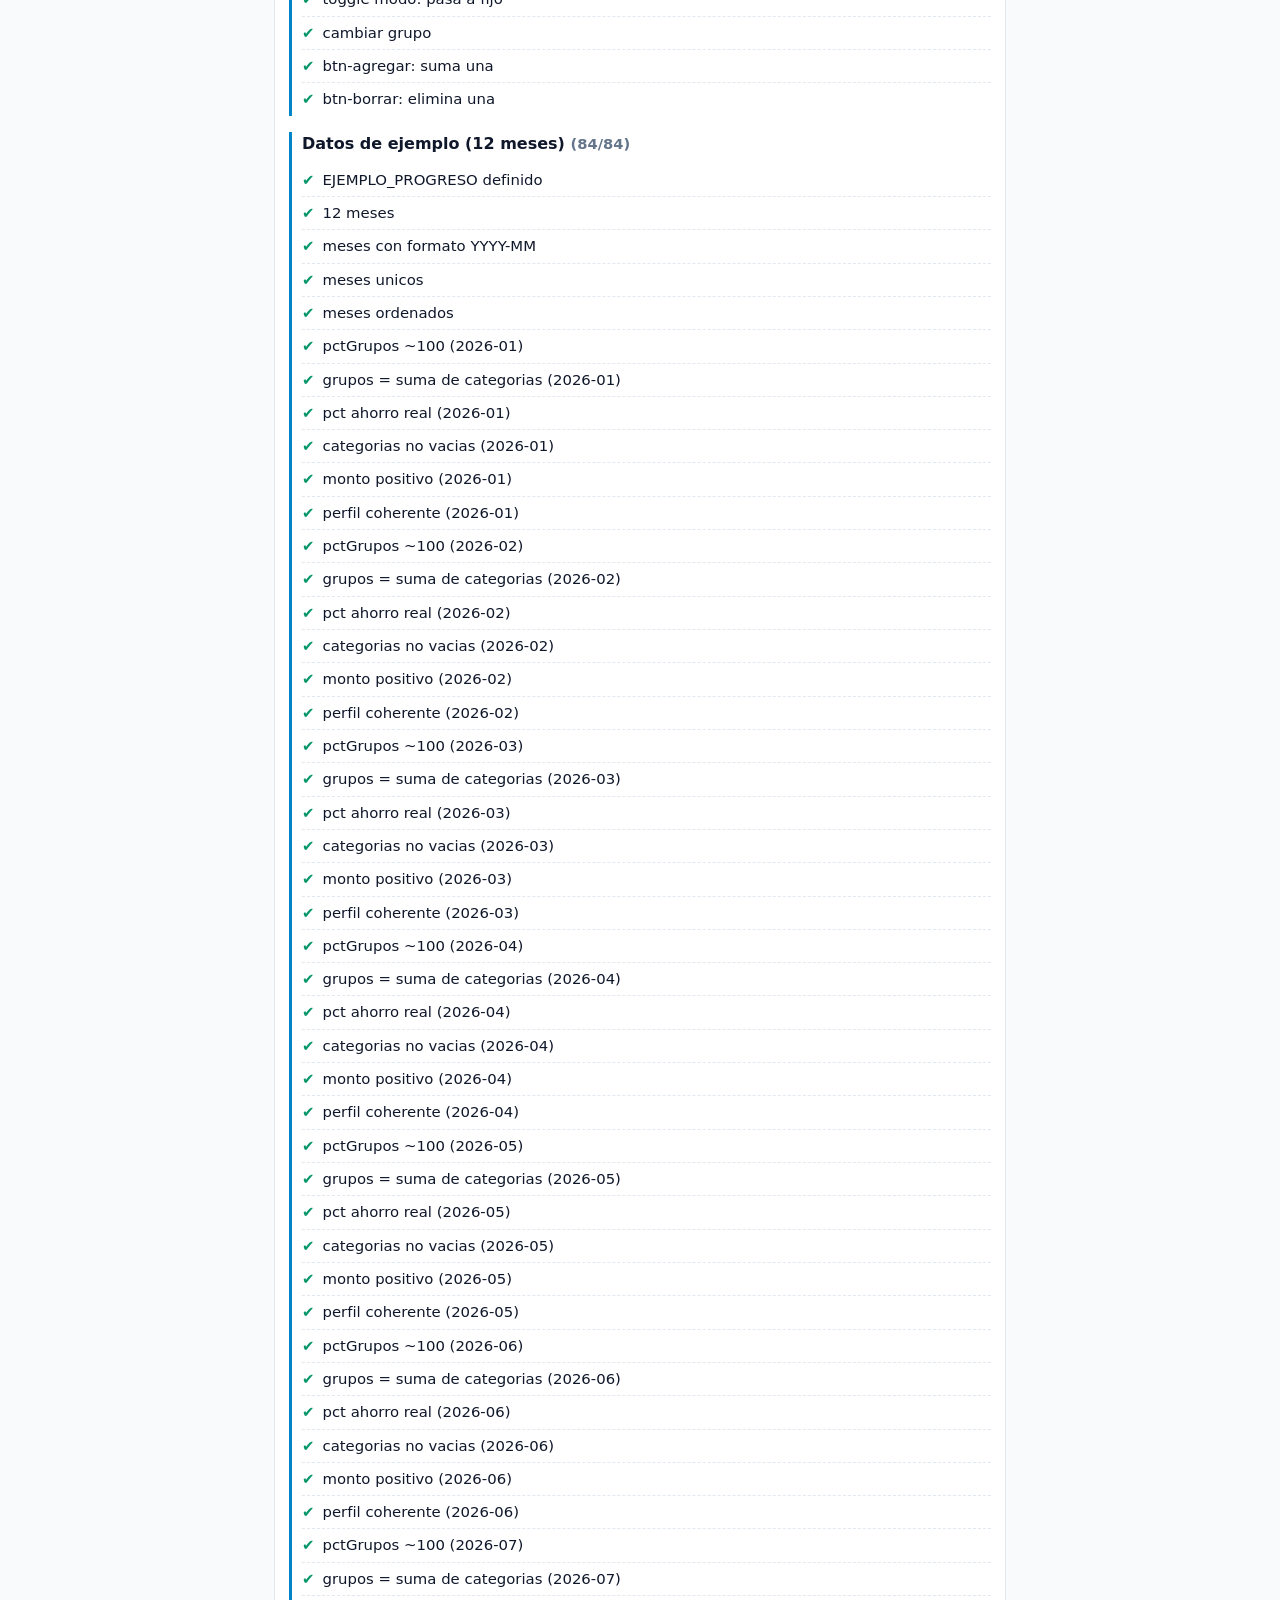
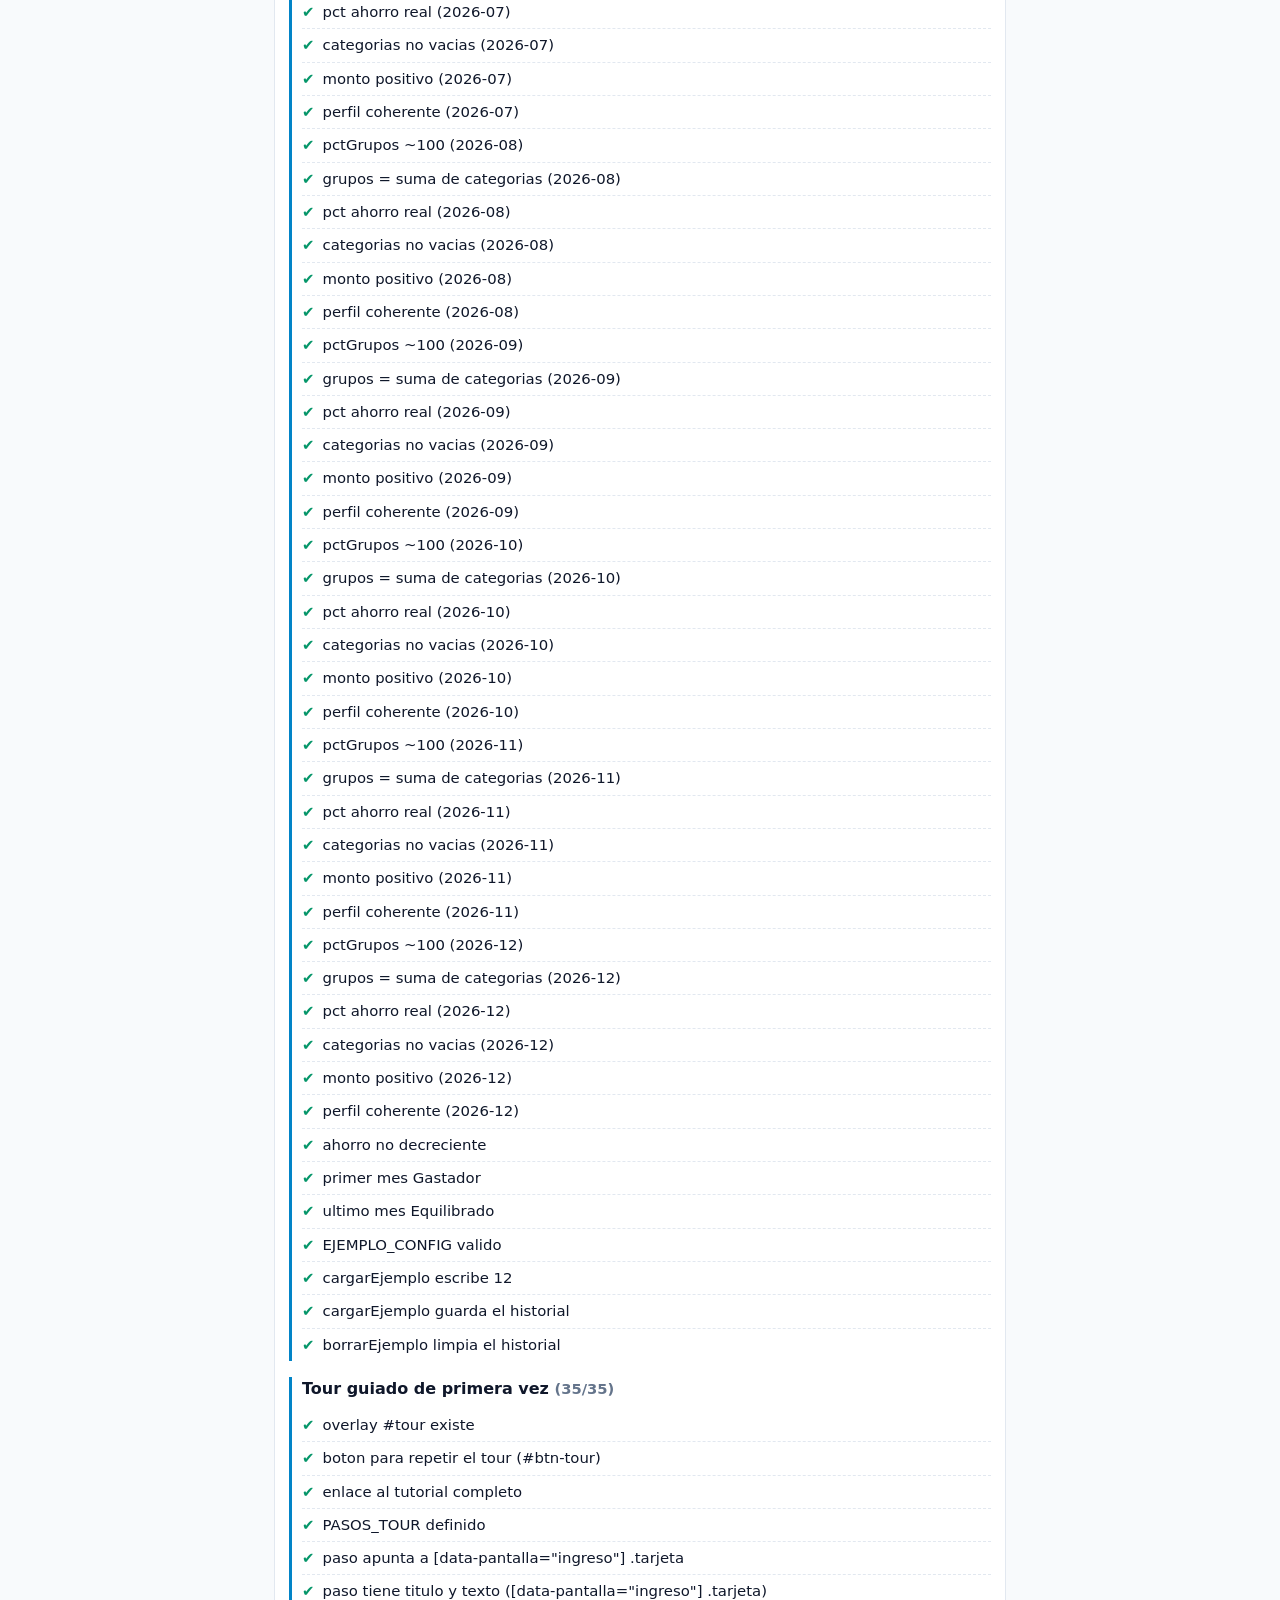
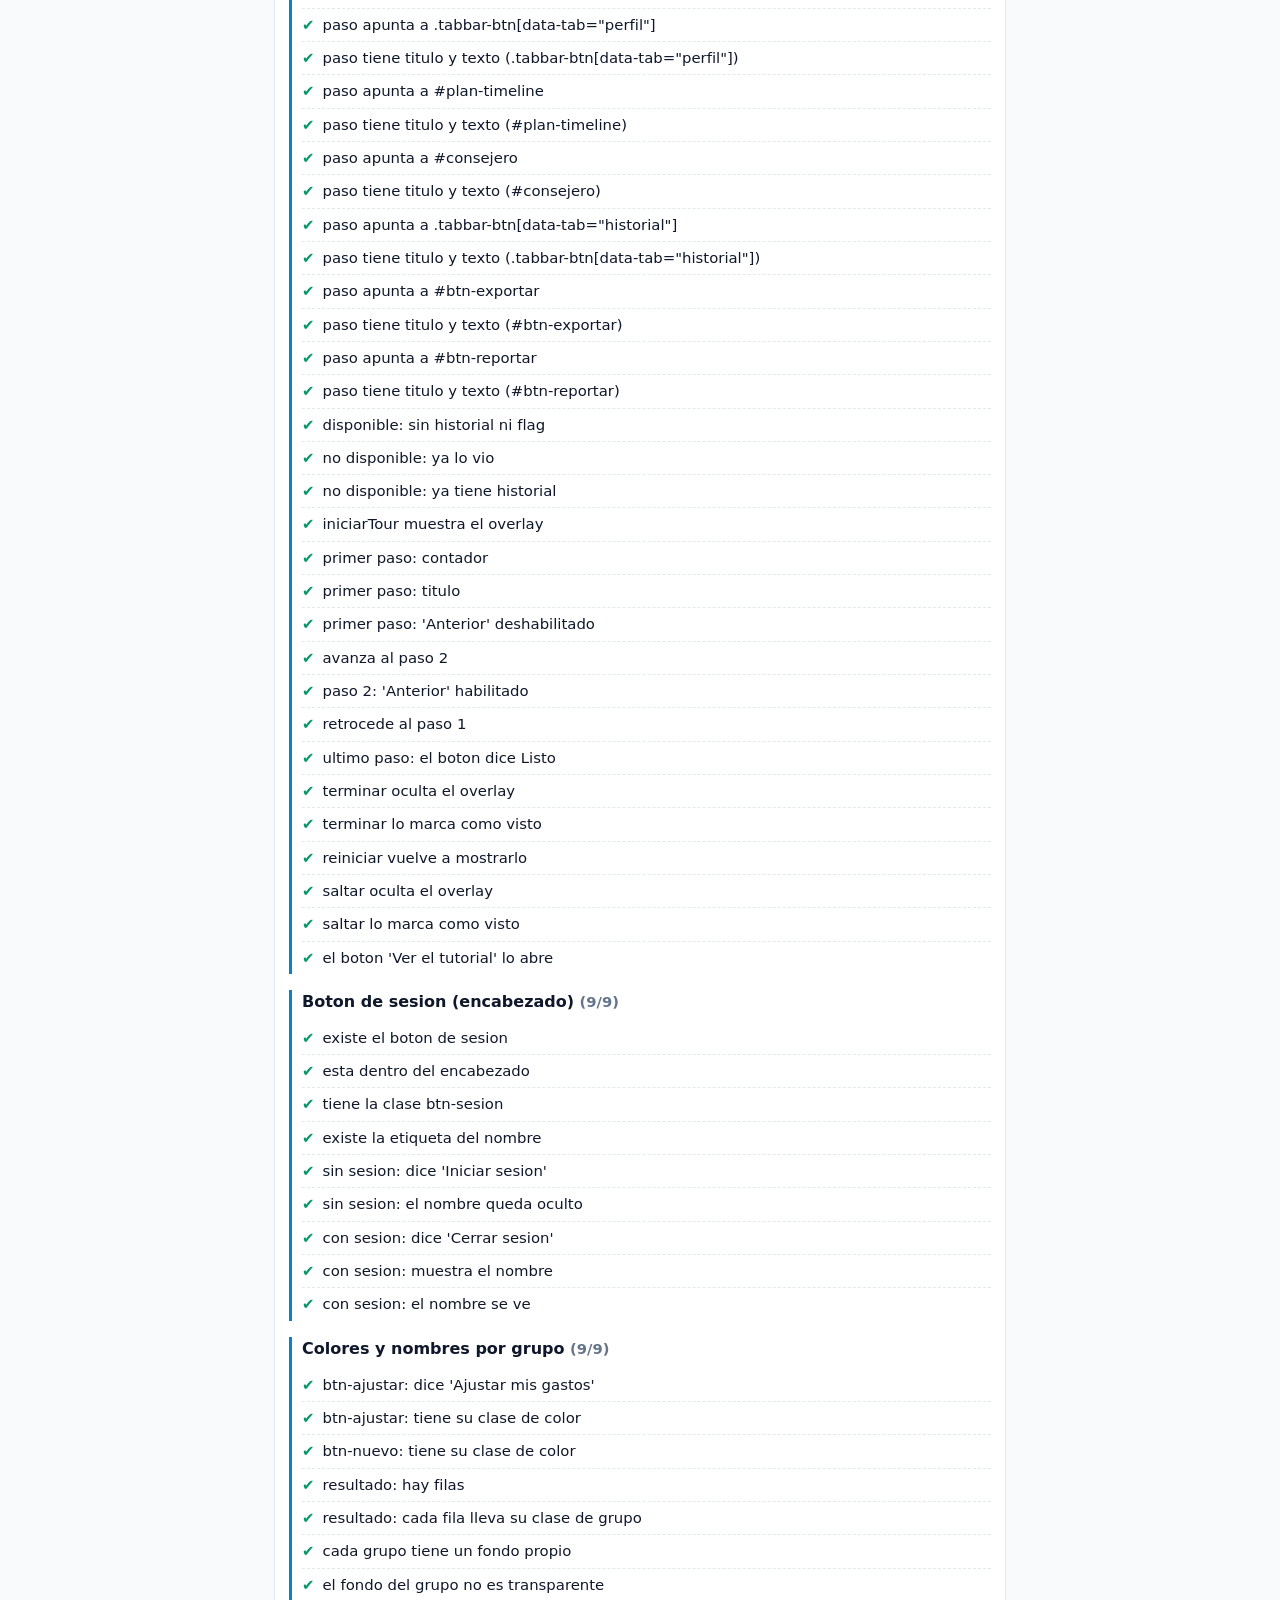
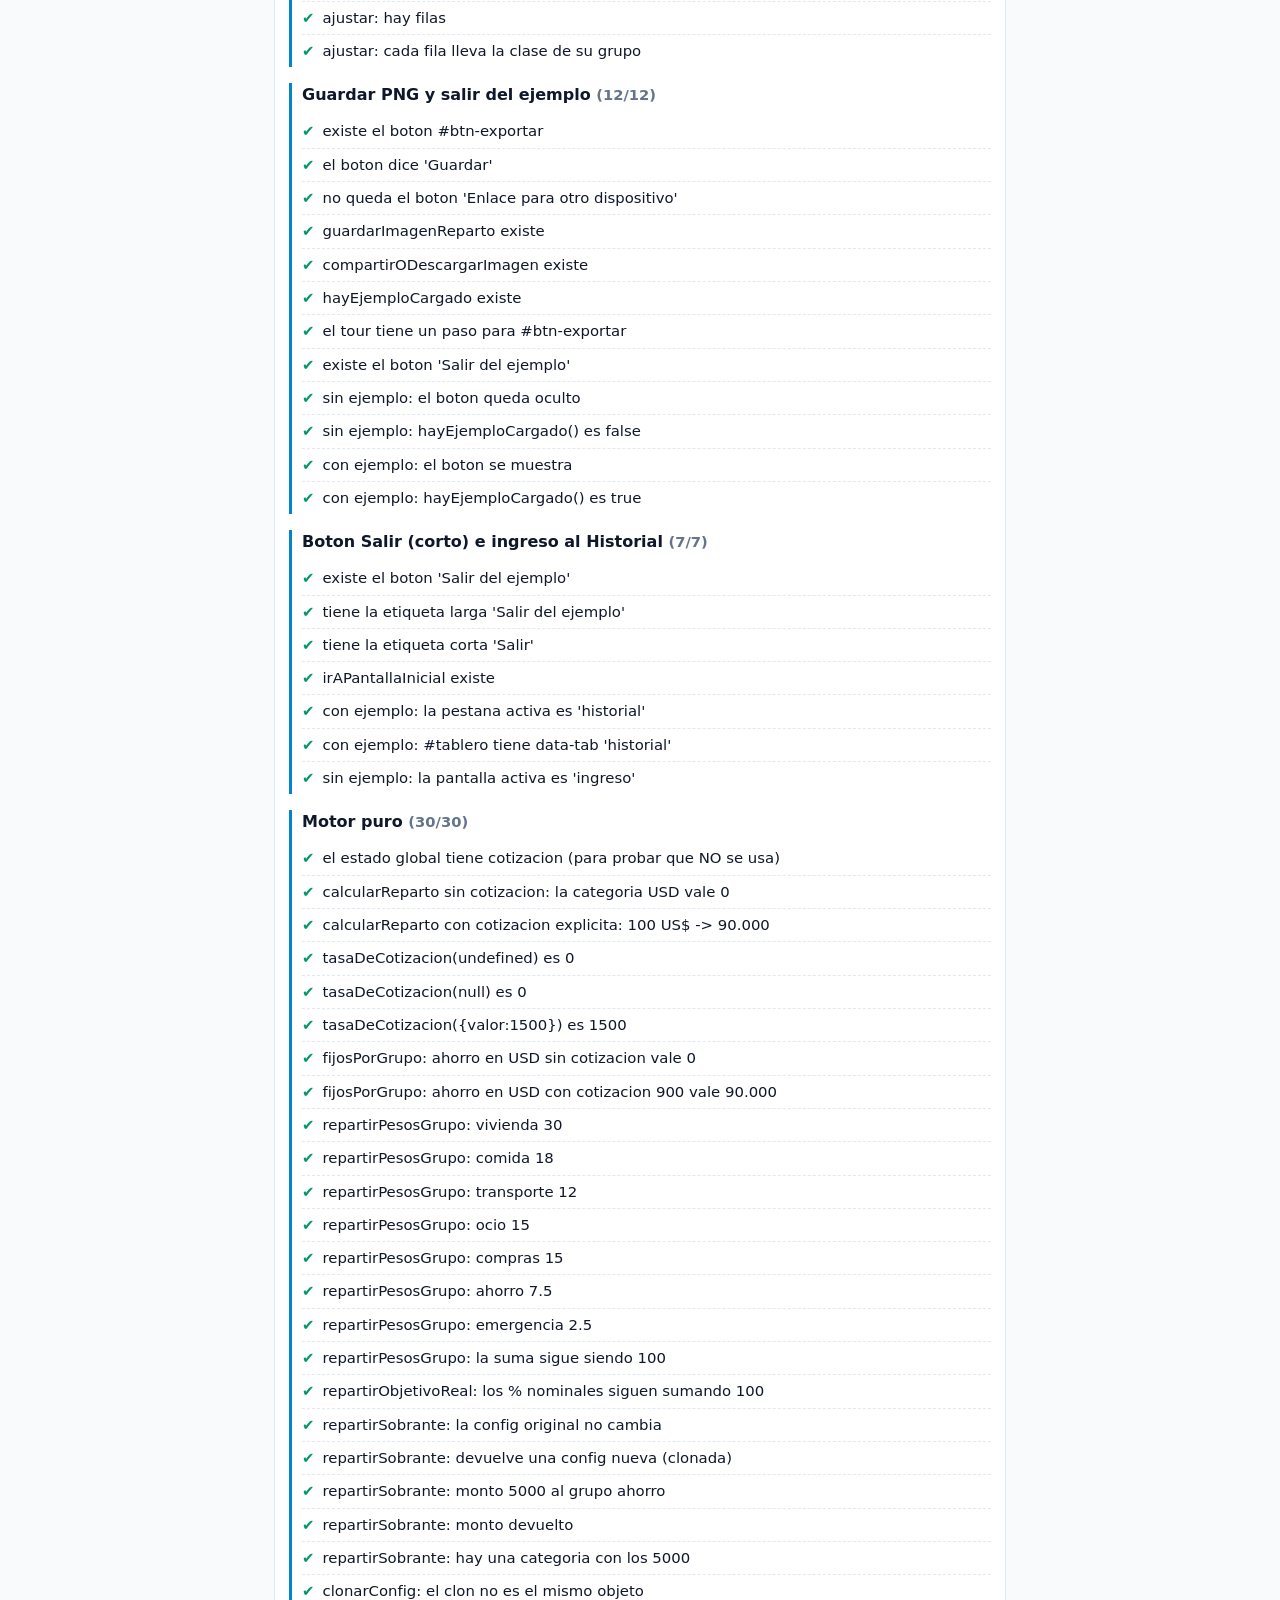
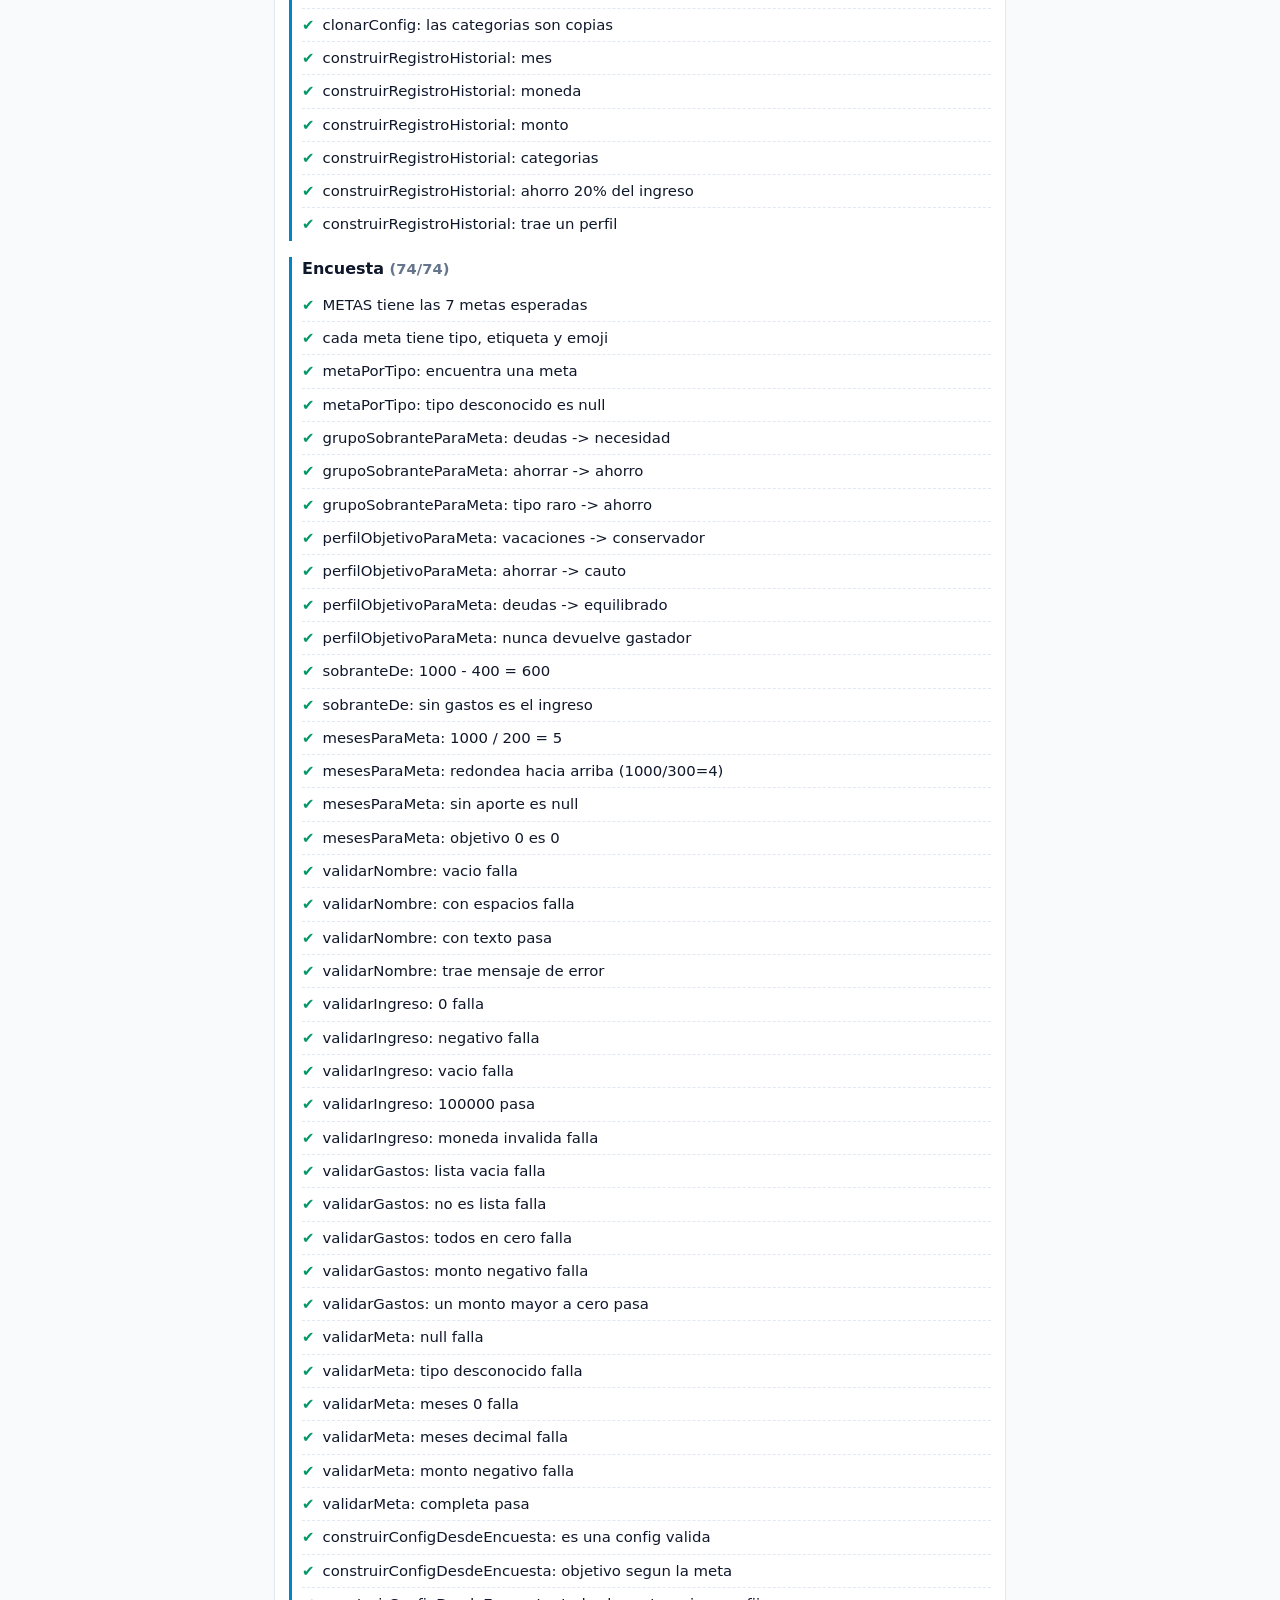
<file: frontend/pruebas.html>
<!DOCTYPE html>
<html lang="es">
<head>
<meta charset="UTF-8">
<meta name="viewport" content="width=device-width, initial-scale=1, viewport-fit=cover">
<meta name="theme-color" content="#0f172a">
<title>GastaMejor — Pruebas y datos de ejemplo</title>
<link rel="icon" href="logo.png">
<style>
  :root {
    --tinta: #0f172a; --gris: #64748b; --linea: #e2e8f0; --fondo: #f8fafc;
    --verde: #059669; --verde-bg: #ecfdf5; --rojo: #dc2626; --rojo-bg: #fef2f2;
    --azul: #0284c7; --necesidad: #0284c7; --deseo: #d97706; --ahorro: #10b981;
    --radio: 14px;
  }
  * { box-sizing: border-box; }
  body {
    margin: 0; background: var(--fondo); color: var(--tinta);
    font: 16px/1.5 system-ui, -apple-system, "Segoe UI", Roboto, sans-serif;
    -webkit-text-size-adjust: 100%;
  }
  .contenedor { max-width: 760px; margin: 0 auto; padding: 18px 14px 60px; }
  header.cab { padding: 8px 0 14px; }
  h1 { font-size: 1.5rem; margin: 0 0 4px; }
  h2 { font-size: 1.15rem; margin: 26px 0 10px; }
  h3 { font-size: 1rem; margin: 16px 0 8px; }
  p { margin: 0 0 10px; }
  .nota { color: var(--gris); font-size: .92rem; }
  .tarjeta {
    background: #fff; border: 1px solid var(--linea); border-radius: var(--radio);
    padding: 14px; margin-bottom: 14px;
  }
  .barra-resumen {
    display: flex; gap: 8px; flex-wrap: wrap; align-items: center;
    position: sticky; top: 0; z-index: 5;
    background: #fff; border: 1px solid var(--linea); border-radius: var(--radio);
    padding: 12px 14px; margin-bottom: 6px;
  }
  .pastilla { font-weight: 700; padding: 5px 11px; border-radius: 999px; font-size: .9rem; }
  .pastilla.ok { background: var(--verde-bg); color: var(--verde); }
  .pastilla.fallo { background: var(--rojo-bg); color: var(--rojo); }
  .pastilla.neutra { background: #eef2ff; color: #4338ca; }
  .suite { border-left: 3px solid var(--azul); padding-left: 10px; }
  .prueba {
    display: flex; gap: 8px; align-items: flex-start; padding: 5px 0;
    border-bottom: 1px dashed var(--linea); font-size: .93rem;
  }
  .prueba:last-child { border-bottom: 0; }
  .prueba .marca { flex: 0 0 auto; font-weight: 700; }
  .prueba.ok .marca { color: var(--verde); }
  .prueba.fallo .marca { color: var(--rojo); }
  .prueba.fallo { background: var(--rojo-bg); margin: 2px -6px; padding: 5px 6px; border-radius: 8px; }
  .detalle { color: var(--rojo); font-weight: 600; }
  .botones { display: flex; gap: 8px; flex-wrap: wrap; margin: 10px 0; }
  button, .btn {
    font: inherit; cursor: pointer; border-radius: 10px; border: 1px solid var(--linea);
    background: #fff; color: var(--tinta); padding: 11px 14px; min-height: 44px;
    text-decoration: none; display: inline-flex; align-items: center; gap: 6px;
  }
  button.primario, .btn.primario { background: var(--azul); border-color: var(--azul); color: #fff; font-weight: 600; }
  button:hover, .btn:hover { filter: brightness(.97); }
  table { border-collapse: collapse; width: 100%; font-size: .86rem; }
  th, td { text-align: right; padding: 7px 8px; border-bottom: 1px solid var(--linea); white-space: nowrap; }
  th:first-child, td:first-child { text-align: left; }
  thead th { color: var(--gris); font-weight: 600; }
  .mes { font-weight: 600; }
  .perfil { font-size: .8rem; color: var(--gris); }
  .tabla-scroll { overflow-x: auto; -webkit-overflow-scrolling: touch; }
  pre {
    background: #0f172a; color: #e2e8f0; border-radius: 10px; padding: 12px;
    overflow: auto; font-size: .78rem; max-height: 320px; margin: 0;
  }
  #salida-txt { position: absolute; left: -9999px; width: 1px; height: 1px; }
  .estado-msg { font-weight: 600; color: var(--azul); min-height: 1.4em; }
  details summary { cursor: pointer; color: var(--azul); }
  .aviso-file { background: #fffbeb; border-color: #fde68a; color: #92400e; }
</style>
</head>
<body>
<div class="contenedor">

  <header class="cab">
    <h1>🧪 Pruebas de GastaMejor</h1>
    <p class="nota">Ejecuta todas las funciones de la app en tu navegador y te muestra el resultado. Además, acá tenés los <strong>datos de ejemplo</strong> (12 meses de progreso) listos para cargar y chequear en el calendario.</p>
  </header>

  <div id="reporte" class="tarjeta">
    <p class="nota">Ejecutando pruebas…</p>
  </div>

  <h2>📊 Datos de ejemplo (12 meses)</h2>
  <div class="tarjeta">
    <p class="nota">La historia de <strong>Ana</strong>: arranca en modo <strong>Gastador</strong> y termina en <strong>Equilibrado</strong>, con el ahorro subiendo mes a mes.</p>
    <div class="tabla-scroll">
      <table id="tabla-ejemplo">
        <thead>
          <tr><th>Mes</th><th>Ingreso</th><th>Nec.</th><th>Deseos</th><th>Ahorro</th><th>Perfil</th></tr>
        </thead>
        <tbody></tbody>
      </table>
    </div>
    <div class="botones">
      <button id="btn-cargar" class="primario" type="button">▶️ Cargar ejemplo en la app</button>
      <a id="btn-abrir" class="btn" href="index.html">Abrir la app →</a>
      <button id="btn-borrar" type="button">🧹 Borrar ejemplo</button>
      <button id="btn-copiar" type="button">📋 Copiar JSON</button>
    </div>
    <p id="estado-msg" class="estado-msg" role="status"></p>
    <details>
      <summary>Ver el JSON crudo</summary>
      <pre id="json-ejemplo"></pre>
    </details>
  </div>

  <div class="tarjeta aviso-file" id="aviso-file" hidden>
    ⚠️ Si abriste este archivo con doble clic (<code>file://</code>), el navegador puede bloquear la ejecución de las pruebas dentro del marco. Abrilo con un servidor local (<code>python -m http.server</code>) o desde la web publicada.
  </div>
</div>

<!-- La app corre acá adentro; las pruebas se inyectan en su mismo "realm" -->
<iframe id="marco" title="App GastaMejor" hidden></iframe>
<textarea id="salida-txt" readonly aria-hidden="true"></textarea>

<script src="datos-ejemplo.js"></script>
<script>
(function () {
  "use strict";

  function esc(s) {
    return String(s).replace(/[&<>"']/g, function (c) {
      return { "&": "&amp;", "<": "&lt;", ">": "&gt;", '"': "&quot;", "'": "&#39;" }[c];
    });
  }

  /* ---------- Datos de ejemplo: tabla + JSON + botones ---------- */

  var progreso = window.EJEMPLO_PROGRESO || [];
  var tbody = document.querySelector("#tabla-ejemplo tbody");
  var fmt = function (n) { return new Intl.NumberFormat("es-AR", { style: "currency", currency: "ARS", maximumFractionDigits: 0 }).format(n); };

  progreso.forEach(function (r) {
    var tr = document.createElement("tr");
    tr.innerHTML =
      '<td class="mes">' + esc(r.mes) + "</td>" +
      "<td>" + esc(fmt(r.monto)) + "</td>" +
      "<td>" + r.pctGrupos.necesidad + "%</td>" +
      "<td>" + r.pctGrupos.deseo + "%</td>" +
      "<td>" + r.pctGrupos.ahorro + "%</td>" +
      '<td class="perfil">' + esc(r.perfil || "—") + "</td>";
    tbody.appendChild(tr);
  });

  document.querySelector("#json-ejemplo").textContent = JSON.stringify(progreso, null, 2);

  var msg = document.querySelector("#estado-msg");
  document.querySelector("#btn-cargar").addEventListener("click", function () {
    var n = typeof window.cargarEjemplo === "function" ? window.cargarEjemplo() : 0;
    msg.textContent = "✅ Ejemplo cargado (" + n + " meses). Tocá “Abrir la app” y mirá el panel 📅 Historial.";
  });
  document.querySelector("#btn-borrar").addEventListener("click", function () {
    if (typeof window.borrarEjemplo === "function") window.borrarEjemplo();
    msg.textContent = "🧹 Ejemplo borrado de este navegador.";
  });
  document.querySelector("#btn-copiar").addEventListener("click", function () {
    var texto = JSON.stringify(progreso, null, 2);
    try {
      navigator.clipboard.writeText(texto);
      msg.textContent = "📋 JSON copiado.";
    } catch (_) {
      msg.textContent = "Seleccioná el JSON y copialo a mano.";
    }
  });

  /* ---------- Reporte de pruebas ---------- */

  function pintarReporte(resumen) {
    var cont = document.querySelector("#reporte");
    var suites = {};
    var orden = [];
    resumen.resultados.forEach(function (r) {
      if (!suites[r.suite]) { suites[r.suite] = []; orden.push(r.suite); }
      suites[r.suite].push(r);
    });

    var html = '<div class="barra-resumen">' +
      '<span class="pastilla ' + (resumen.fallo ? "fallo" : "ok") + '">' +
        (resumen.fallo ? "FALLA" : "OK") + "</span>" +
      '<span class="pastilla ok">PASS: ' + resumen.ok + "</span>" +
      '<span class="pastilla ' + (resumen.fallo ? "fallo" : "neutra") + '">FAIL: ' + resumen.fallo + "</span>" +
      '<span class="pastilla neutra">TOTAL: ' + resumen.total + "</span>" +
      "</div>";

    orden.forEach(function (nombre) {
      var items = suites[nombre];
      var fallos = items.filter(function (i) { return !i.ok; }).length;
      html += '<div class="suite">';
      html += '<h3>' + esc(nombre) + " <span class=\"nota\">(" + (items.length - fallos) + "/" + items.length + ")</span></h3>";
      items.forEach(function (i) {
        html += '<div class="prueba ' + (i.ok ? "ok" : "fallo") + '" data-ok="' + (i.ok ? "1" : "0") + '">' +
          '<span class="marca">' + (i.ok ? "✔" : "✘") + "</span>" +
          "<span>" + esc(i.nombre) +
            (i.ok ? "" : '<br><span class="detalle">' + esc(i.detalle) + "</span>") +
          "</span></div>";
      });
      html += "</div>";
    });
    cont.innerHTML = html;

    // Salida de texto plano para el runner en PowerShell.
    var lineas = ["RESUMEN|ok=" + resumen.ok + "|fallo=" + resumen.fallo + "|total=" + resumen.total];
    if (resumen.fallo) {
      resumen.resultados.forEach(function (i) {
        if (!i.ok) lineas.push("FALLO|" + i.suite + "|" + i.nombre + "|" + i.detalle);
      });
    }
    document.querySelector("#salida-txt").textContent = lineas.join("\n");
    document.title = "GastaMejor — Pruebas: PASS " + resumen.ok + " / FAIL " + resumen.fallo;
  }

  window.__mostrarResultados = function (resumen) {
    try { pintarReporte(resumen); } catch (e) {
      document.querySelector("#reporte").innerHTML = '<p class="detalle">Error al dibujar el reporte: ' + esc(e && e.message) + "</p>";
    }
  };

  /* ---------- Inyectar pruebas en el iframe ---------- */

  var marco = document.querySelector("#marco");

  function cargarScript(win, src, cb) {
    var s = win.document.createElement("script");
    s.src = src;
    s.onload = function () { cb(null); };
    s.onerror = function () { cb("No se pudo cargar " + src); };
    (win.document.body || win.document.documentElement).appendChild(s);
  }

  marco.addEventListener("load", function () {
    var win;
    try {
      win = marco.contentWindow;
      void win.document; // fuerza el chequeo de mismo origen
    } catch (e) {
      document.querySelector("#aviso-file").hidden = false;
      document.querySelector("#reporte").innerHTML =
        '<p class="detalle">No se pudo acceder a la app dentro del marco (origen bloqueado).</p>';
      return;
    }
    cargarScript(win, "datos-ejemplo.js", function () {
      cargarScript(win, "pruebas.js", function (err) {
        if (err) {
          document.querySelector("#reporte").innerHTML = '<p class="detalle">' + esc(err) + "</p>";
        }
      });
    });
  });

  // Respaldo: si a los pocos segundos no hay resultados, avisar.
  setTimeout(function () {
    if (!window.__RESULTADOS_PRUEBAS__ && document.querySelector("#reporte").textContent.indexOf("Ejecutando") !== -1) {
      document.querySelector("#reporte").innerHTML =
        '<p class="detalle">Las pruebas no respondieron. Abrilo con un servidor local o desde la web publicada.</p>';
    }
  }, 15000);

  marco.src = "index.html";
})();
</script>
</body>
</html>
</file>
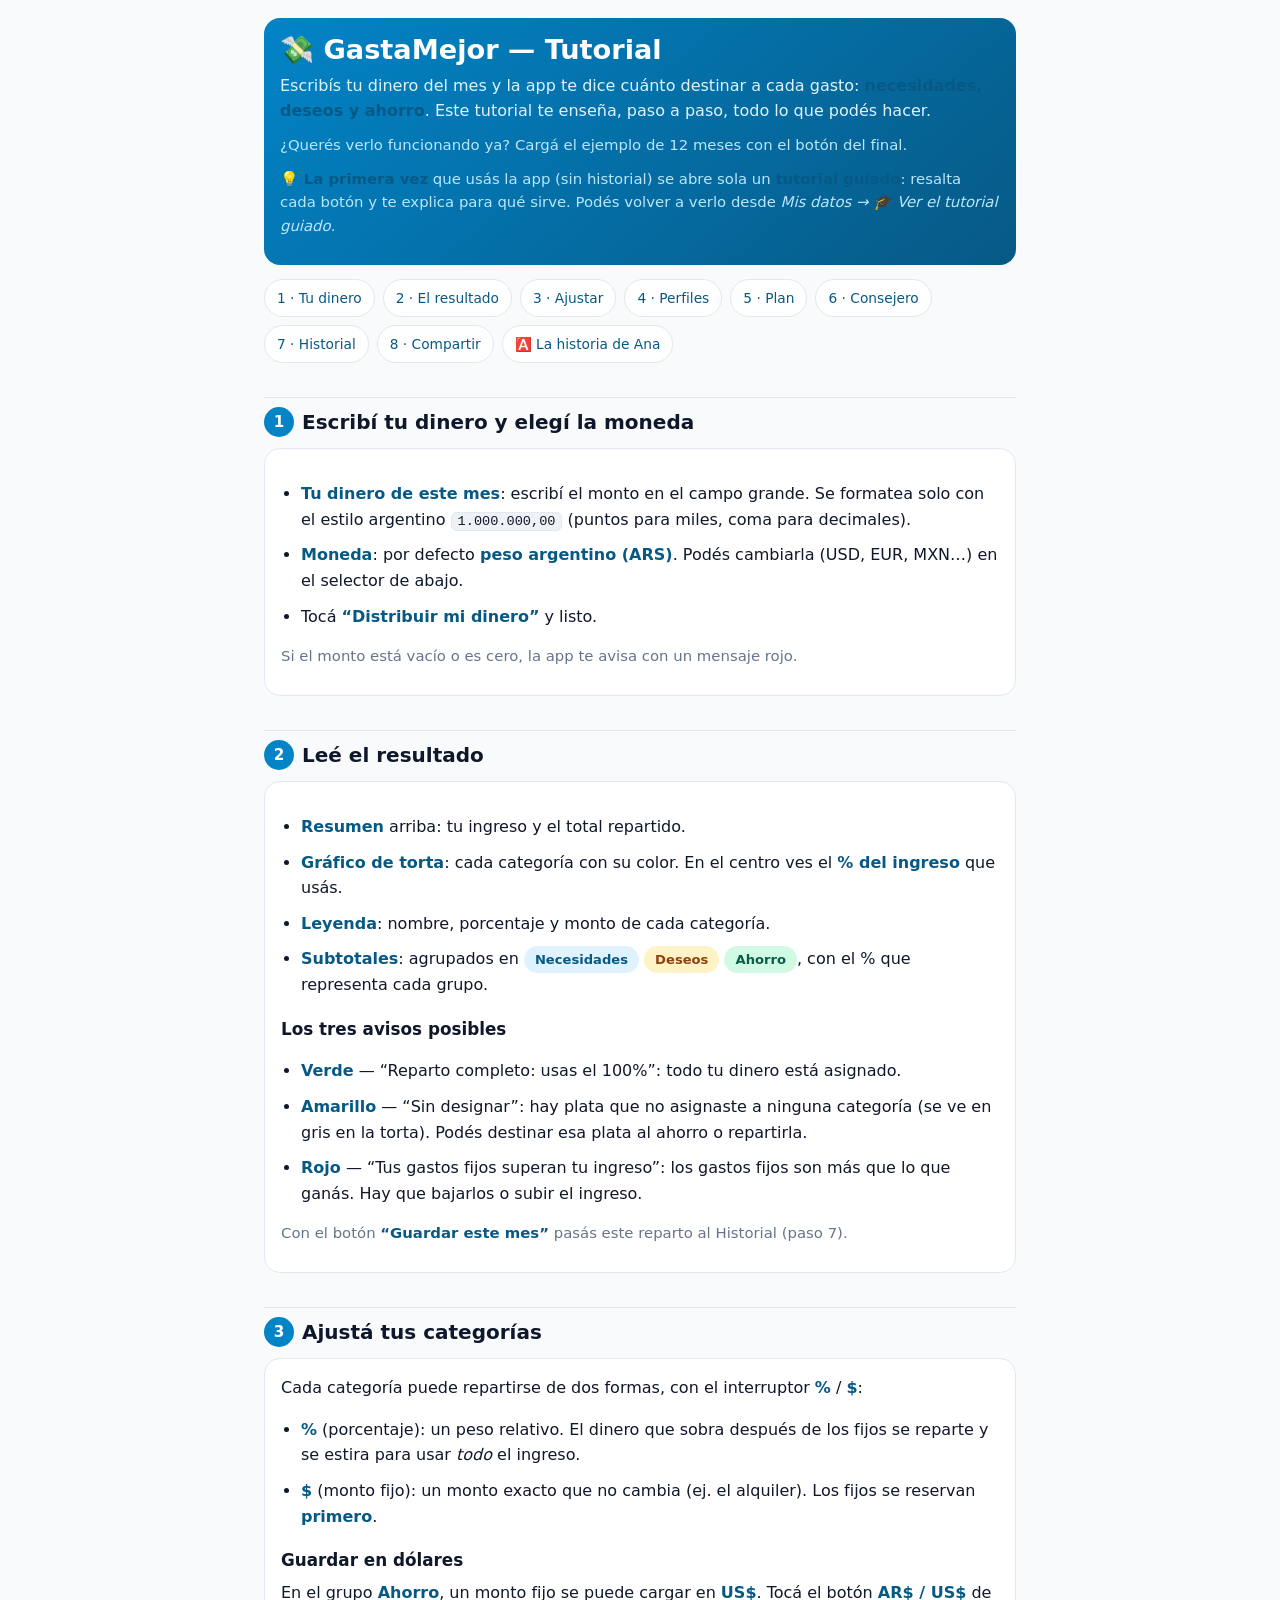
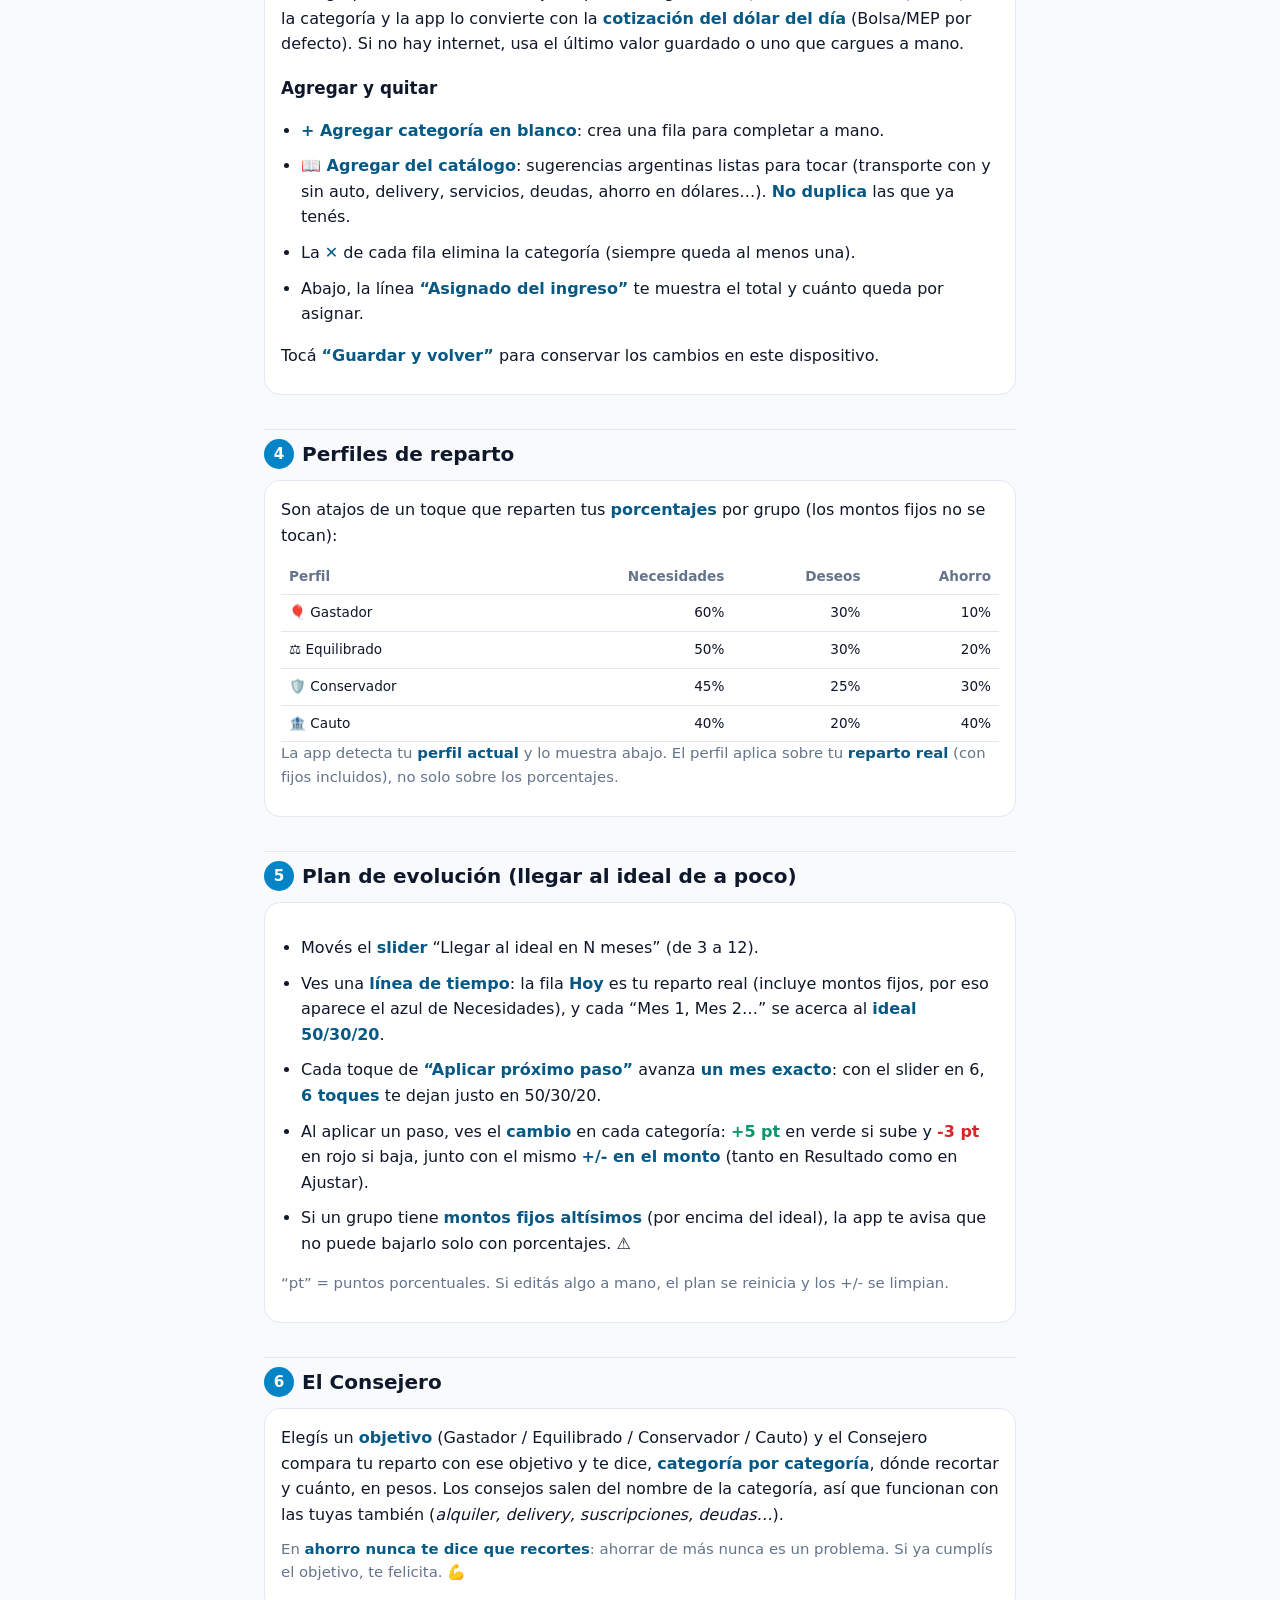
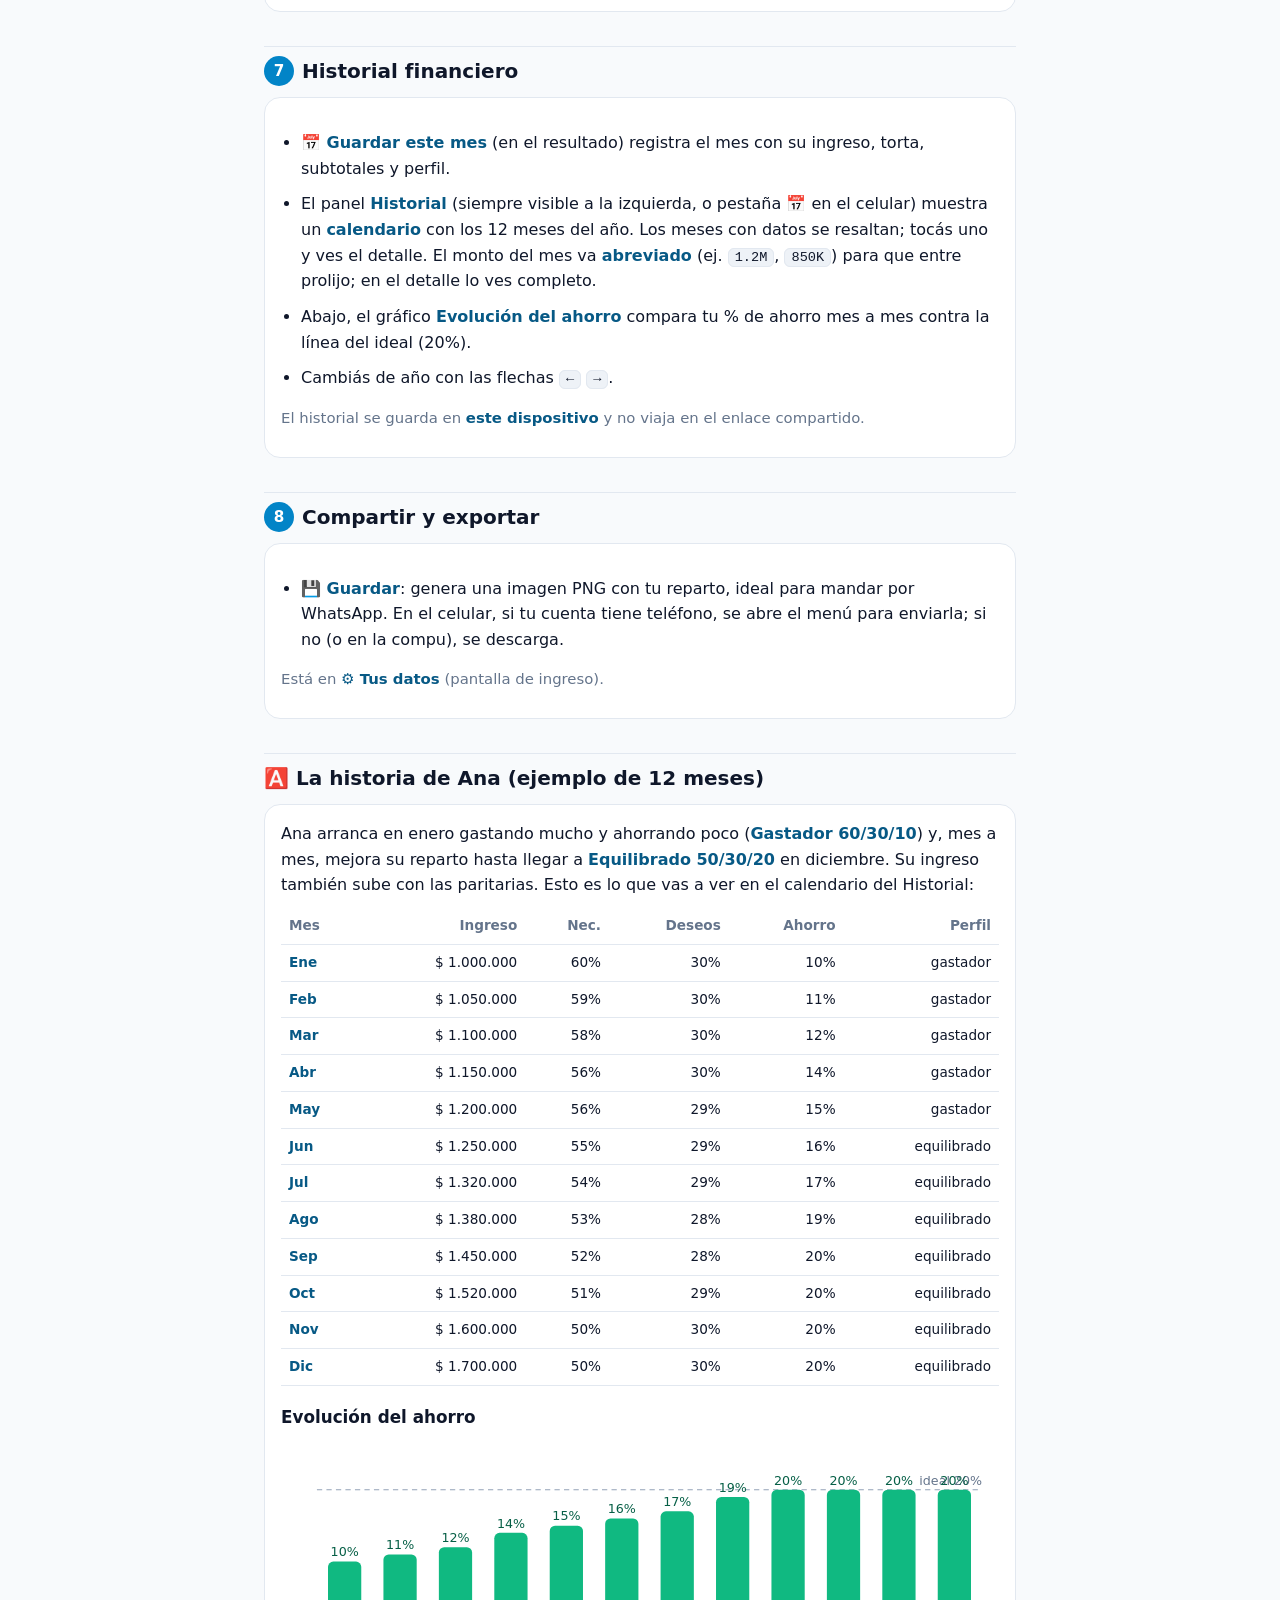
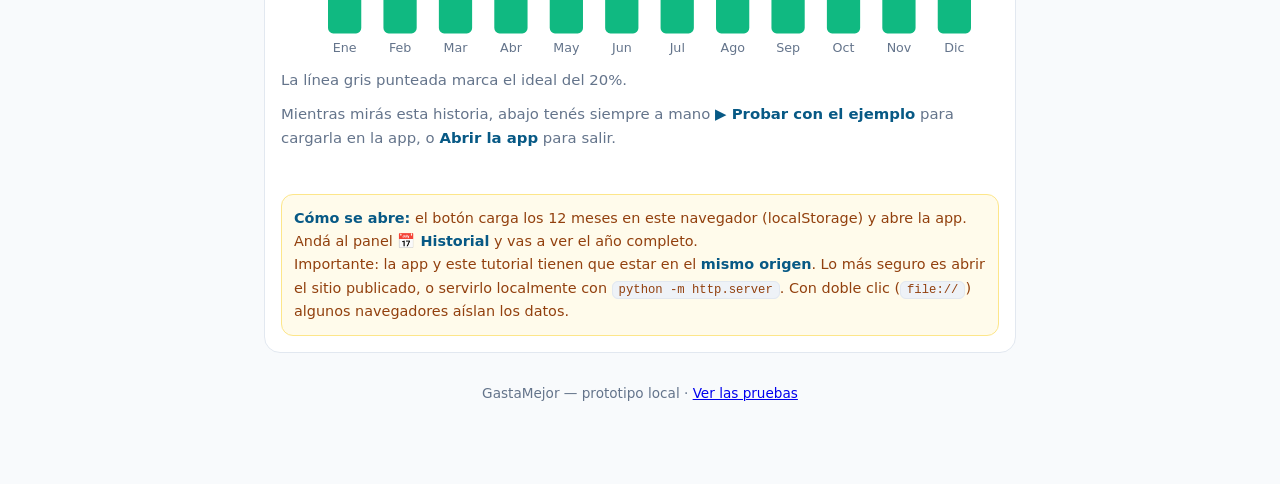
<file: frontend/tutorial.html>
<!DOCTYPE html>
<html lang="es">
<head>
<meta charset="UTF-8">
<meta name="viewport" content="width=device-width, initial-scale=1, viewport-fit=cover">
<meta name="theme-color" content="#0284c7">
<title>GastaMejor — Tutorial</title>
<link rel="icon" href="logo.png">
<style>
  :root {
    --tinta: #0f172a; --gris: #64748b; --linea: #e2e8f0; --fondo: #f8fafc;
    --azul: #0284c7; --azul-osc: #075985; --necesidad: #0284c7; --deseo: #d97706;
    --ahorro: #10b981; --rojo: #dc2626; --verde: #059669; --radio: 16px;
  }
  * { box-sizing: border-box; }
  html { scroll-behavior: smooth; }
  body {
    margin: 0; background: var(--fondo); color: var(--tinta);
    font: 16px/1.6 system-ui, -apple-system, "Segoe UI", Roboto, sans-serif;
    -webkit-text-size-adjust: 100%;
  }
  .contenedor { max-width: 780px; margin: 0 auto; padding: 18px 14px 80px; }
  h1 { font-size: 1.7rem; line-height: 1.2; margin: 0 0 6px; }
  h2 { font-size: 1.25rem; margin: 34px 0 10px; padding-top: 8px; border-top: 1px solid var(--linea); }
  h3 { font-size: 1.05rem; margin: 18px 0 6px; }
  p, li { margin: 0 0 10px; }
  ul, ol { padding-left: 20px; }
  .nota { color: var(--gris); font-size: .93rem; }
  strong { color: var(--azul-osc); }
  .tarjeta { background: #fff; border: 1px solid var(--linea); border-radius: var(--radio); padding: 16px; margin-bottom: 14px; }
  .hero { background: linear-gradient(140deg, #0284c7, #075985); color: #fff; border: 0; }
  .hero h1 { color: #fff; }
  .hero p { color: #e0f2fe; }
  .hero .nota { color: #bae6fd; }
  .nav { display: flex; flex-wrap: wrap; gap: 8px; margin: 14px 0; }
  .nav a { font-size: .86rem; text-decoration: none; color: var(--azul-osc); background: #fff; border: 1px solid var(--linea); border-radius: 999px; padding: 7px 12px; }
  .botones { display: flex; gap: 8px; flex-wrap: wrap; margin: 12px 0; }
  button, .btn {
    font: inherit; cursor: pointer; border-radius: 12px; border: 1px solid var(--linea);
    background: #fff; color: var(--tinta); padding: 12px 16px; min-height: 48px;
    text-decoration: none; display: inline-flex; align-items: center; gap: 8px; font-weight: 600;
  }
  button.primario, .btn.primario { background: var(--azul); border-color: var(--azul); color: #fff; }
  button:hover, .btn:hover { filter: brightness(.97); }
  .paso { display: inline-flex; align-items: center; justify-content: center; width: 30px; height: 30px; border-radius: 50%; background: var(--azul); color: #fff; font-weight: 700; font-size: .95rem; margin-right: 8px; flex: 0 0 auto; }
  .fila-paso { display: flex; align-items: center; }
  table { border-collapse: collapse; width: 100%; font-size: .85rem; }
  th, td { text-align: right; padding: 7px 8px; border-bottom: 1px solid var(--linea); white-space: nowrap; }
  th:first-child, td:first-child { text-align: left; }
  thead th { color: var(--gris); }
  .tabla-scroll { overflow-x: auto; -webkit-overflow-scrolling: touch; }
  .chips { display: flex; gap: 8px; flex-wrap: wrap; }
  .chip { font-size: .82rem; padding: 6px 11px; border-radius: 999px; font-weight: 600; }
  .chip.n { background: #e0f2fe; color: #075985; }
  .chip.d { background: #fef3c7; color: #92400e; }
  .chip.a { background: #d1fae5; color: #065f46; }
  .estado-msg { font-weight: 600; color: var(--azul); min-height: 1.5em; }
  .aviso { background: #fffbeb; border: 1px solid #fde68a; color: #92400e; border-radius: 12px; padding: 12px; font-size: .9rem; }
  .kbd { font-family: ui-monospace, Consolas, monospace; background: #eef2f7; border: 1px solid var(--linea); border-radius: 6px; padding: 1px 6px; font-size: .85em; }
  svg.mini { width: 100%; height: auto; display: block; }
  .barra-historia {
    position: fixed; left: 50%; transform: translateX(-50%);
    bottom: calc(12px + env(safe-area-inset-bottom));
    z-index: 50;
    display: none; gap: 8px; flex-wrap: wrap; justify-content: center;
    background: rgba(255,255,255,.97);
    border: 1px solid var(--linea); border-radius: 18px; padding: 8px;
    box-shadow: 0 10px 28px rgba(15,23,42,.18);
    max-width: calc(100% - 20px);
  }
  .barra-historia.visible { display: flex; }
  footer { color: var(--gris); font-size: .85rem; text-align: center; margin-top: 30px; }
</style>
</head>
<body>
<div class="contenedor">

  <div class="tarjeta hero">
    <h1>💸 GastaMejor — Tutorial</h1>
    <p>Escribís tu dinero del mes y la app te dice cuánto destinar a cada gasto: <strong>necesidades, deseos y ahorro</strong>. Este tutorial te enseña, paso a paso, todo lo que podés hacer.</p>
    <p class="nota">¿Querés verlo funcionando ya? Cargá el ejemplo de 12 meses con el botón del final.</p>
    <p class="nota">💡 <strong>La primera vez</strong> que usás la app (sin historial) se abre sola un <strong>tutorial guiado</strong>: resalta cada botón y te explica para qué sirve. Podés volver a verlo desde <em>Mis datos → 🎓 Ver el tutorial guiado</em>.</p>
  </div>

  <div class="nav">
    <a href="#p1">1 · Tu dinero</a>
    <a href="#p2">2 · El resultado</a>
    <a href="#p3">3 · Ajustar</a>
    <a href="#p4">4 · Perfiles</a>
    <a href="#p5">5 · Plan</a>
    <a href="#p6">6 · Consejero</a>
    <a href="#p7">7 · Historial</a>
    <a href="#p8">8 · Compartir</a>
    <a href="#historia">🅰️ La historia de Ana</a>
  </div>

  <h2 id="p1"><span class="fila-paso"><span class="paso">1</span> Escribí tu dinero y elegí la moneda</span></h2>
  <div class="tarjeta">
    <ul>
      <li><strong>Tu dinero de este mes</strong>: escribí el monto en el campo grande. Se formatea solo con el estilo argentino <span class="kbd">1.000.000,00</span> (puntos para miles, coma para decimales).</li>
      <li><strong>Moneda</strong>: por defecto <strong>peso argentino (ARS)</strong>. Podés cambiarla (USD, EUR, MXN…) en el selector de abajo.</li>
      <li>Tocá <strong>“Distribuir mi dinero”</strong> y listo.</li>
    </ul>
    <p class="nota">Si el monto está vacío o es cero, la app te avisa con un mensaje rojo.</p>
  </div>

  <h2 id="p2"><span class="fila-paso"><span class="paso">2</span> Leé el resultado</span></h2>
  <div class="tarjeta">
    <ul>
      <li><strong>Resumen</strong> arriba: tu ingreso y el total repartido.</li>
      <li><strong>Gráfico de torta</strong>: cada categoría con su color. En el centro ves el <strong>% del ingreso</strong> que usás.</li>
      <li><strong>Leyenda</strong>: nombre, porcentaje y monto de cada categoría.</li>
      <li><strong>Subtotales</strong>: agrupados en <span class="chip n">Necesidades</span> <span class="chip d">Deseos</span> <span class="chip a">Ahorro</span>, con el % que representa cada grupo.</li>
    </ul>
    <h3>Los tres avisos posibles</h3>
    <ul>
      <li><strong>Verde</strong> — “Reparto completo: usas el 100%”: todo tu dinero está asignado.</li>
      <li><strong>Amarillo</strong> — “Sin designar”: hay plata que no asignaste a ninguna categoría (se ve en gris en la torta). Podés destinar esa plata al ahorro o repartirla.</li>
      <li><strong>Rojo</strong> — “Tus gastos fijos superan tu ingreso”: los gastos fijos son más que lo que ganás. Hay que bajarlos o subir el ingreso.</li>
    </ul>
    <p class="nota">Con el botón <strong>“Guardar este mes”</strong> pasás este reparto al Historial (paso 7).</p>
  </div>

  <h2 id="p3"><span class="fila-paso"><span class="paso">3</span> Ajustá tus categorías</span></h2>
  <div class="tarjeta">
    <p>Cada categoría puede repartirse de dos formas, con el interruptor <strong>%</strong> / <strong>$</strong>:</p>
    <ul>
      <li><strong>%</strong> (porcentaje): un peso relativo. El dinero que sobra después de los fijos se reparte y se estira para usar <em>todo</em> el ingreso.</li>
      <li><strong>$</strong> (monto fijo): un monto exacto que no cambia (ej. el alquiler). Los fijos se reservan <strong>primero</strong>.</li>
    </ul>
    <h3>Guardar en dólares</h3>
    <p>En el grupo <strong>Ahorro</strong>, un monto fijo se puede cargar en <strong>US$</strong>. Tocá el botón <strong>AR$ / US$</strong> de la categoría y la app lo convierte con la <strong>cotización del dólar del día</strong> (Bolsa/MEP por defecto). Si no hay internet, usa el último valor guardado o uno que cargues a mano.</p>
    <h3>Agregar y quitar</h3>
    <ul>
      <li><strong>+ Agregar categoría en blanco</strong>: crea una fila para completar a mano.</li>
      <li><strong>📖 Agregar del catálogo</strong>: sugerencias argentinas listas para tocar (transporte con y sin auto, delivery, servicios, deudas, ahorro en dólares…). <strong>No duplica</strong> las que ya tenés.</li>
      <li>La <strong>✕</strong> de cada fila elimina la categoría (siempre queda al menos una).</li>
      <li>Abajo, la línea <strong>“Asignado del ingreso”</strong> te muestra el total y cuánto queda por asignar.</li>
    </ul>
    <p>Tocá <strong>“Guardar y volver”</strong> para conservar los cambios en este dispositivo.</p>
  </div>

  <h2 id="p4"><span class="fila-paso"><span class="paso">4</span> Perfiles de reparto</span></h2>
  <div class="tarjeta">
    <p>Son atajos de un toque que reparten tus <strong>porcentajes</strong> por grupo (los montos fijos no se tocan):</p>
    <div class="tabla-scroll">
      <table>
        <thead><tr><th>Perfil</th><th>Necesidades</th><th>Deseos</th><th>Ahorro</th></tr></thead>
        <tbody>
          <tr><td>🎈 Gastador</td><td>60%</td><td>30%</td><td>10%</td></tr>
          <tr><td>⚖️ Equilibrado</td><td>50%</td><td>30%</td><td>20%</td></tr>
          <tr><td>🛡️ Conservador</td><td>45%</td><td>25%</td><td>30%</td></tr>
          <tr><td>🏦 Cauto</td><td>40%</td><td>20%</td><td>40%</td></tr>
        </tbody>
      </table>
    </div>
    <p class="nota">La app detecta tu <strong>perfil actual</strong> y lo muestra abajo. El perfil aplica sobre tu <strong>reparto real</strong> (con fijos incluidos), no solo sobre los porcentajes.</p>
  </div>

  <h2 id="p5"><span class="fila-paso"><span class="paso">5</span> Plan de evolución (llegar al ideal de a poco)</span></h2>
  <div class="tarjeta">
    <ul>
      <li>Movés el <strong>slider</strong> “Llegar al ideal en N meses” (de 3 a 12).</li>
      <li>Ves una <strong>línea de tiempo</strong>: la fila <strong>Hoy</strong> es tu reparto real (incluye montos fijos, por eso aparece el azul de Necesidades), y cada “Mes 1, Mes 2…” se acerca al <strong>ideal 50/30/20</strong>.</li>
      <li>Cada toque de <strong>“Aplicar próximo paso”</strong> avanza <strong>un mes exacto</strong>: con el slider en 6, <strong>6 toques</strong> te dejan justo en 50/30/20.</li>
      <li>Al aplicar un paso, ves el <strong>cambio</strong> en cada categoría: <span style="color:#059669;font-weight:700">+5 pt</span> en verde si sube y <span style="color:#dc2626;font-weight:700">-3 pt</span> en rojo si baja, junto con el mismo <strong>+/- en el monto</strong> (tanto en Resultado como en Ajustar).</li>
      <li>Si un grupo tiene <strong>montos fijos altísimos</strong> (por encima del ideal), la app te avisa que no puede bajarlo solo con porcentajes. ⚠️</li>
    </ul>
    <p class="nota">“pt” = puntos porcentuales. Si editás algo a mano, el plan se reinicia y los +/- se limpian.</p>
  </div>

  <h2 id="p6"><span class="fila-paso"><span class="paso">6</span> El Consejero</span></h2>
  <div class="tarjeta">
    <p>Elegís un <strong>objetivo</strong> (Gastador / Equilibrado / Conservador / Cauto) y el Consejero compara tu reparto con ese objetivo y te dice, <strong>categoría por categoría</strong>, dónde recortar y cuánto, en pesos. Los consejos salen del nombre de la categoría, así que funcionan con las tuyas también (<em>alquiler, delivery, suscripciones, deudas…</em>).</p>
    <p class="nota">En <strong>ahorro nunca te dice que recortes</strong>: ahorrar de más nunca es un problema. Si ya cumplís el objetivo, te felicita. 💪</p>
  </div>

  <h2 id="p7"><span class="fila-paso"><span class="paso">7</span> Historial financiero</span></h2>
  <div class="tarjeta">
    <ul>
      <li><strong>📅 Guardar este mes</strong> (en el resultado) registra el mes con su ingreso, torta, subtotales y perfil.</li>
      <li>El panel <strong>Historial</strong> (siempre visible a la izquierda, o pestaña 📅 en el celular) muestra un <strong>calendario</strong> con los 12 meses del año. Los meses con datos se resaltan; tocás uno y ves el detalle. El monto del mes va <strong>abreviado</strong> (ej. <span class="kbd">1.2M</span>, <span class="kbd">850K</span>) para que entre prolijo; en el detalle lo ves completo.</li>
      <li>Abajo, el gráfico <strong>Evolución del ahorro</strong> compara tu % de ahorro mes a mes contra la línea del ideal (20%).</li>
      <li>Cambiás de año con las flechas <span class="kbd">←</span> <span class="kbd">→</span>.</li>
    </ul>
    <p class="nota">El historial se guarda en <strong>este dispositivo</strong> y no viaja en el enlace compartido.</p>
  </div>

  <h2 id="p8"><span class="fila-paso"><span class="paso">8</span> Compartir y exportar</span></h2>
  <div class="tarjeta">
    <ul>
      <li><strong>💾 Guardar</strong>: genera una imagen PNG con tu reparto, ideal para mandar por WhatsApp. En el celular, si tu cuenta tiene teléfono, se abre el menú para enviarla; si no (o en la compu), se descarga.</li>
    </ul>
    <p class="nota">Está en <strong>⚙️ Tus datos</strong> (pantalla de ingreso).</p>
  </div>

  <section id="historia-seccion">
  <h2 id="historia">🅰️ La historia de Ana (ejemplo de 12 meses)</h2>
  <div class="tarjeta">
    <p>Ana arranca en enero gastando mucho y ahorrando poco (<strong>Gastador 60/30/10</strong>) y, mes a mes, mejora su reparto hasta llegar a <strong>Equilibrado 50/30/20</strong> en diciembre. Su ingreso también sube con las paritarias. Esto es lo que vas a ver en el calendario del Historial:</p>
    <div class="tabla-scroll">
      <table id="tabla-historia">
        <thead><tr><th>Mes</th><th>Ingreso</th><th>Nec.</th><th>Deseos</th><th>Ahorro</th><th>Perfil</th></tr></thead>
        <tbody></tbody>
      </table>
    </div>
    <h3>Evolución del ahorro</h3>
    <div id="mini-evolucion"></div>
    <p class="nota">La línea gris punteada marca el ideal del 20%.</p>

    <p class="nota">Mientras mirás esta historia, abajo tenés siempre a mano <strong>▶️ Probar con el ejemplo</strong> para cargarla en la app, o <strong>Abrir la app</strong> para salir.</p>
    <p id="estado-msg" class="estado-msg" role="status"></p>

    <div class="aviso">
      <strong>Cómo se abre:</strong> el botón carga los 12 meses en este navegador (localStorage) y abre la app. Andá al panel <strong>📅 Historial</strong> y vas a ver el año completo.
      <br>Importante: la app y este tutorial tienen que estar en el <strong>mismo origen</strong>. Lo más seguro es abrir el sitio publicado, o servirlo localmente con <span class="kbd">python -m http.server</span>. Con doble clic (<span class="kbd">file://</span>) algunos navegadores aíslan los datos.
    </div>
  </div>
  </section>

  <footer>
    GastaMejor — prototipo local · <a href="pruebas.html">Ver las pruebas</a>
  </footer>
</div>

<!-- Barra flotante de la historia: siempre a mano para probar el ejemplo o abrir la app. -->
<div id="barra-historia" class="barra-historia" role="group" aria-label="Acciones de la historia de Ana">
  <button id="btn-probar" class="primario" type="button">▶️ Probar con el ejemplo</button>
  <a class="btn" href="index.html">Abrir la app</a>
</div>

<script src="datos-ejemplo.js"></script>
<script>
(function () {
  "use strict";

  var meses = ["Ene", "Feb", "Mar", "Abr", "May", "Jun", "Jul", "Ago", "Sep", "Oct", "Nov", "Dic"];
  var lista = window.EJEMPLO_PROGRESO || [];
  var cont = document.querySelector("#tabla-historia tbody");
  var fmt = function (n) {
    return new Intl.NumberFormat("es-AR", { style: "currency", currency: "ARS", maximumFractionDigits: 0 }).format(n);
  };

  lista.forEach(function (r) {
    var tr = document.createElement("tr");
    tr.innerHTML =
      "<td><strong>" + esc(meses[Number(r.mes.slice(5, 7)) - 1]) + "</strong></td>" +
      "<td>" + esc(fmt(r.monto)) + "</td>" +
      "<td>" + r.pctGrupos.necesidad + "%</td>" +
      "<td>" + r.pctGrupos.deseo + "%</td>" +
      "<td>" + r.pctGrupos.ahorro + "%</td>" +
      "<td>" + esc(r.perfil || "—") + "</td>";
    cont.appendChild(tr);
  });

  function esc(s) {
    return String(s).replace(/[&<>"']/g, function (c) {
      return { "&": "&amp;", "<": "&lt;", ">": "&gt;", '"': "&quot;", "'": "&#39;" }[c];
    });
  }

  /* Mini gráfico de barras: % de ahorro por mes + línea del ideal. */
  (function dibujar() {
    if (!lista.length) return;
    var W = 680, H = 220, ml = 34, mr = 16, mt = 16, mb = 34;
    var anchoUtil = W - ml - mr;
    var altoUtil = H - mt - mb;
    var maxY = 25;
    var paso = anchoUtil / lista.length;
    var anchoBarra = Math.min(40, paso * 0.6);
    var barras = "";
    lista.forEach(function (r, i) {
      var pct = Math.max(0, Math.min(maxY, r.pctGrupos.ahorro));
      var h = (pct / maxY) * altoUtil;
      var x = ml + i * paso + (paso - anchoBarra) / 2;
      var y = mt + altoUtil - h;
      barras += '<rect x="' + x.toFixed(1) + '" y="' + y.toFixed(1) + '" width="' + anchoBarra.toFixed(1) +
        '" height="' + h.toFixed(1) + '" rx="5" fill="#10b981"></rect>';
      barras += '<text x="' + (x + anchoBarra / 2).toFixed(1) + '" y="' + (y - 5).toFixed(1) +
        '" text-anchor="middle" font-size="12" fill="#065f46">' + pct + "%</text>";
      barras += '<text x="' + (x + anchoBarra / 2).toFixed(1) + '" y="' + (H - mb + 18) +
        '" text-anchor="middle" font-size="12" fill="#64748b">' + meses[i] + "</text>";
    });
    var yIdeal = mt + altoUtil - (20 / maxY) * altoUtil;
    var linea = '<line x1="' + ml + '" y1="' + yIdeal.toFixed(1) + '" x2="' + (W - mr) + '" y2="' + yIdeal.toFixed(1) +
      '" stroke="#94a3b8" stroke-dasharray="5 4"></line>' +
      '<text x="' + (W - mr) + '" y="' + (yIdeal - 5).toFixed(1) + '" text-anchor="end" font-size="12" fill="#64748b">ideal 20%</text>';
    document.querySelector("#mini-evolucion").innerHTML =
      '<svg class="mini" viewBox="0 0 ' + W + " " + H + '" role="img" aria-label="Evolución del ahorro mes a mes">' + linea + barras + "</svg>";
  })();

  var msg = document.querySelector("#estado-msg");
  document.querySelector("#btn-probar").addEventListener("click", function () {
    var n = typeof window.cargarEjemplo === "function" ? window.cargarEjemplo() : 0;
    msg.textContent = "✅ Ejemplo cargado (" + n + " meses). Abriendo la app…";
    setTimeout(function () { window.location.href = "index.html"; }, 700);
  });

  /* Barra flotante: aparece mientras la "historia de Ana" está a la vista. */
  var barra = document.querySelector("#barra-historia");
  var seccion = document.querySelector("#historia-seccion");
  if (barra) {
    if (seccion && "IntersectionObserver" in window) {
      var observador = new IntersectionObserver(function (entradas) {
        entradas.forEach(function (e) {
          barra.classList.toggle("visible", e.isIntersecting);
        });
      }, { rootMargin: "-15% 0px -15% 0px" });
      observador.observe(seccion);
    } else {
      barra.classList.add("visible");
    }
  }
})();
</script>
</body>
</html>
</file>
<file: frontend/styles.css>
/* ============================================================
   GastaMejor — Sistema de diseño (mobile-first)
   Tokens en :root. Paleta: dinero/calma + neutros + alerta.
   ============================================================ */

:root {
  /* Paleta base */
  --fondo: #f1f5f9;            /* gris muy claro */
  --tarjeta: #ffffff;
  --texto: #0f172a;            /* azul pizarra oscuro */
  --texto-suave: #64748b;
  --borde: #e2e8f0;

  /* Verde dinero (accion principal) */
  --primario: #10b981;
  --primario-oscuro: #047857;
  --primario-suave: #d1fae5;

  /* Alertas y mensajes */
  --alerta: #dc2626;
  --alerta-suave: #fee2e2;

  /* Colores por grupo de gasto */
  --necesidad: #0284c7;        /* azul  */
  --deseo: #d97706;            /* ambar */
  --ahorro: #059669;           /* verde */
  --necesidad-suave: #e0f2fe;
  --necesidad-borde: #bae6fd;
  --deseo-suave: #fef3c7;
  --deseo-borde: #fde68a;
  --ahorro-suave: #d1fae5;
  --ahorro-borde: #a7f3d0;

  /* Formas */
  --radio: 16px;
  --radio-chico: 10px;
  --sombra: 0 4px 16px rgba(15, 23, 42, 0.08);
  --borde-suave: 1px solid var(--borde);

  /* Medidas */
  --espacio: 16px;
  --tactil: 48px;              /* botones tactiles (Apple/Android) */
}

* { box-sizing: border-box; }

/* Garantiza que [hidden] oculte SIEMPRE, aunque otra regla use display. */
[hidden] { display: none !important; }

html, body { margin: 0; padding: 0; }

body {
  font-family: system-ui, -apple-system, "Segoe UI", Roboto, "Helvetica Neue", sans-serif;
  background: var(--fondo);
  color: var(--texto);
  font-size: 16px;
  line-height: 1.5;
  -webkit-font-smoothing: antialiased;
  text-rendering: optimizeLegibility;
}

.contenedor {
  max-width: 480px;
  margin: 0 auto;
  padding: var(--espacio) var(--espacio) calc(var(--espacio) * 2 + env(safe-area-inset-bottom));
}

/* ---------- Encabezado ---------- */
.encabezado {
  display: flex;
  align-items: center;
  gap: 10px;
  flex-wrap: wrap;
  padding: 8px 0 var(--espacio);
}

.logo {
  font-size: 26px;
  font-weight: 800;
  margin: 0;
  display: flex;
  align-items: center;
  gap: 10px;
}

.logo-imagen {
  width: 44px;
  height: 44px;
  flex: none;
  border-radius: 10px;
  object-fit: contain;
}

.btn-atras {
  display: inline-flex;
  align-items: center;
  justify-content: center;
  min-height: var(--tactil);
  min-width: var(--tactil);
  width: auto;
  height: auto;
  padding: 0 1rem;
  border-radius: 999px;
  border: 1px solid var(--borde, var(--border));
  background: var(--superficie, var(--tarjeta));
  box-shadow: var(--sombra);
  font-size: 16px;
  cursor: pointer;
  color: var(--texto);
  text-decoration: none;
  flex: none;
  transition: background 0.15s ease, box-shadow 0.15s ease, transform 0.05s ease, outline-color 0.15s ease;
}

.btn-atras:hover {
  background: color-mix(in srgb, var(--superficie, var(--tarjeta)) 90%, black 10%);
}

.btn-atras:active {
  transform: translateY(1px);
}

.btn-atras:focus-visible {
  outline: 3px solid var(--anillo, var(--ring));
  outline-offset: 2px;
}

/* ---------- Botón de sesión (siempre visible, arriba a la derecha) ---------- */
.sesion-header {
  margin-left: auto;
  display: flex;
  align-items: center;
  gap: 8px;
  min-width: 0;
}

.sesion-header-nombre {
  font-size: 13px;
  font-weight: 600;
  color: var(--texto-suave);
  max-width: 120px;
  overflow: hidden;
  text-overflow: ellipsis;
  white-space: nowrap;
}

.btn-sesion {
  flex: none;
  border: none;
  border-radius: 999px;
  background: var(--primario-oscuro);
  color: #ffffff;
  font-family: inherit;
  font-weight: 700;
  font-size: 14px;
  min-height: 48px;
  padding: 0 16px;
  cursor: pointer;
  white-space: nowrap;
  box-shadow: 0 4px 12px rgba(4, 120, 87, 0.30);
  transition: transform 0.05s ease, opacity 0.15s ease;
}

.btn-sesion:active { transform: scale(0.97); }

/* ---------- Tarjetas y textos ---------- */
.tarjeta {
  background: var(--tarjeta);
  border: var(--borde-suave);
  border-radius: var(--radio);
  box-shadow: var(--sombra);
  padding: 20px;
}

.sub-lema {
  font-size: 19px;
  font-weight: 600;
  margin: 0 0 var(--espacio);
  color: var(--texto);
}

.titulo-seccion {
  font-size: 20px;
  margin: 0 0 6px;
}

.nota {
  color: var(--texto-suave);
  font-size: 14px;
  margin: 12px 4px 0;
}

.etiqueta {
  display: block;
  color: var(--texto-suave);
  font-size: 14px;
  margin-bottom: 8px;
}

.error {
  color: var(--alerta);
  font-size: 14px;
  margin: 8px 0 0;
}

/* ---------- Campo de monto ---------- */
.campo-monto {
  display: flex;
  align-items: center;
  border: 2px solid var(--borde);
  border-radius: var(--radio-chico);
  padding: 4px 14px;
  background: var(--fondo);
}

.campo-monto:focus-within {
  border-color: var(--primario);
  background: var(--tarjeta);
}

.simbolo {
  font-size: 28px;
  font-weight: 700;
  color: var(--texto-suave);
  margin-right: 8px;
}

.input-monto {
  flex: 1;
  border: none;
  background: transparent;
  font-size: 34px;
  font-weight: 800;
  color: var(--texto);
  min-height: 52px;
  outline: none;
  width: 100%;
}

.input-monto::placeholder { color: #cbd5e1; }

/* ---------- Botones ---------- */
.btn-primario,
.btn-secundario {
  width: 100%;
  min-height: var(--tactil);
  border-radius: 14px;
  font-size: 17px;
  font-weight: 700;
  cursor: pointer;
  margin-top: var(--espacio);
  border: none;
  transition: transform 0.05s ease, opacity 0.15s ease;
}

.btn-primario {
  background: var(--primario);
  color: #ffffff;
  box-shadow: 0 6px 16px rgba(16, 185, 129, 0.35);
}

.btn-primario:active { transform: scale(0.98); }

.btn-secundario {
  background: var(--tarjeta);
  color: var(--texto);
  border: var(--borde-suave);
}

/* Botones con color propio (pantalla de resultado), para distinguirlos
   del resto de los botones secundarios. */
.btn-ajustar {
  background: var(--necesidad-suave);
  border-color: var(--necesidad-borde);
  color: #075985;
}

.btn-nuevo {
  background: var(--deseo-suave);
  border-color: var(--deseo-borde);
  color: #92400e;
}

.btn-ancho { margin-top: 12px; }

.acciones {
  display: grid;
  grid-template-columns: 1fr 1fr;
  gap: 12px;
}

.acciones .btn-primario,
.acciones .btn-secundario { margin-top: 16px; }

.acciones-columna .btn-secundario {
  margin-top: 10px;
  text-align: left;
  padding: 0 18px;
}

/* Botonera "Ajustar Gastos Actuales" / "Corregir Monto" (entre el gráfico y las
   categorías): en pantallas angostas se apila para que se lea el texto largo. */
@media (max-width: 560px) {
  .acciones-ajuste { grid-template-columns: 1fr; }
}

/* Cuando queda un solo botón (📅 Guardar este mes), ocupa todo el ancho. */
.acciones-guardar { grid-template-columns: 1fr; }

/* ---------- Resultado ---------- */
.tarjeta-resumen { margin-bottom: var(--espacio); }

.resumen-fila {
  display: flex;
  justify-content: space-between;
  align-items: baseline;
  padding: 4px 0;
}

.resumen-etiqueta { color: var(--texto-suave); font-size: 15px; }

.resumen-monto { font-size: 22px; font-weight: 800; }

.aviso {
  margin-top: 12px;
  padding: 10px 12px;
  border-radius: var(--radio-chico);
  font-size: 14px;
}

.aviso-ok { background: var(--primario-suave); color: var(--primario-oscuro); }
.aviso-error { background: var(--alerta-suave); color: var(--alerta); }
.aviso-aviso { background: #fef3c7; color: #92400e; }

.grupo { margin-bottom: var(--espacio); }

.grupo-titulo {
  display: flex;
  align-items: center;
  gap: 8px;
  font-size: 14px;
  font-weight: 700;
  text-transform: uppercase;
  letter-spacing: 0.04em;
  color: var(--texto-suave);
  margin: 0 0 8px 4px;
}

.grupo-titulo-texto { flex: 1; min-width: 0; }

.grupo-subtotal {
  font-size: 13px;
  font-weight: 800;
  white-space: nowrap;
  font-variant-numeric: tabular-nums;
  color: var(--texto-suave);
}
.grupo-subtotal-necesidad { color: var(--necesidad); }
.grupo-subtotal-deseo { color: var(--deseo); }
.grupo-subtotal-ahorro { color: var(--ahorro); }

.chip {
  width: 10px;
  height: 10px;
  border-radius: 50%;
  display: inline-block;
  flex: none;
}
.chip-necesidad { background: var(--necesidad); }
.chip-deseo { background: var(--deseo); }
.chip-ahorro { background: var(--ahorro); }

.fila {
  display: flex;
  align-items: center;
  gap: 10px;
  background: var(--tarjeta);
  border: var(--borde-suave);
  border-radius: 14px;
  padding: 14px 16px;
  margin-bottom: 8px;
}

.fila-info { flex: 1; display: flex; flex-direction: column; }

.fila-dot {
  width: 12px;
  height: 12px;
  border-radius: 50%;
  flex: none;
}

.fila-sin-designar {
  background: var(--fondo);
  border: 1px dashed var(--borde);
}

.fila-sin-designar .fila-nombre,
.fila-sin-designar .fila-monto { color: var(--texto-suave); }

/* Fondo por grupo: cada categoría se tiñe con el color de su grupo
   (necesidades = azul, deseos = ámbar, ahorro = verde) + una barrita
   lateral del mismo color. */
.fila-necesidad { background: var(--necesidad-suave); border-color: var(--necesidad-borde); box-shadow: inset 4px 0 0 var(--necesidad); }
.fila-deseo     { background: var(--deseo-suave);     border-color: var(--deseo-borde);     box-shadow: inset 4px 0 0 var(--deseo); }
.fila-ahorro    { background: var(--ahorro-suave);    border-color: var(--ahorro-borde);    box-shadow: inset 4px 0 0 var(--ahorro); }

.fila-nombre { font-weight: 600; }

.fila-pct { color: var(--texto-suave); font-size: 13px; }

.fila-monto { font-size: 17px; font-weight: 800; }

/* ---------- Grafico de torta ---------- */
.grafico {
  display: flex;
  flex-direction: column;
  align-items: center;
  gap: 14px;
  background: var(--tarjeta);
  border: var(--borde-suave);
  border-radius: var(--radio);
  box-shadow: var(--sombra);
  padding: 20px 16px;
  margin-bottom: var(--espacio);
}

.grafico-svg {
  width: 100%;
  max-width: 190px;
  height: auto;
  display: block;
  flex: none;
}

/* Leyenda de colores junto al grafico */
.grafico-leyenda {
  width: 100%;
  min-width: 0;
}

.grafico-leyenda-fila {
  display: flex;
  align-items: center;
  gap: 8px;
  padding: 3px 0;
  font-size: 13px;
}

.grafico-leyenda-dot {
  width: 10px;
  height: 10px;
  border-radius: 50%;
  flex: none;
}

.grafico-leyenda-nombre {
  flex: 1;
  min-width: 0;
  font-weight: 600;
  overflow: hidden;
  text-overflow: ellipsis;
  white-space: nowrap;
}

.grafico-leyenda-dato {
  color: var(--texto-suave);
  white-space: nowrap;
  font-variant-numeric: tabular-nums;
}

@media (min-width: 420px) {
  .grafico {
    flex-direction: row;
    justify-content: center;
    align-items: center;
  }

  .grafico-svg {
    width: 170px;
    max-width: 170px;
  }

  .grafico-leyenda {
    flex: 1;
    min-width: 0;
  }
}

.grafico-svg text {
  font-family: system-ui, -apple-system, "Segoe UI", Roboto, sans-serif;
}

.grafico-centro {
  font-size: 26px;
  font-weight: 800;
  fill: var(--texto);
}

.grafico-sub {
  font-size: 12px;
  fill: var(--texto-suave);
}

.grafico-exceso {
  border-color: var(--alerta);
  box-shadow: 0 4px 16px rgba(220, 38, 38, 0.18);
}

.grafico-exceso .grafico-centro { fill: var(--alerta); }
.grafico-exceso .grafico-sub { fill: var(--alerta); }

.grafico-incompleto .grafico-centro { fill: #92400e; }
.grafico-incompleto .grafico-sub { fill: #92400e; }

/* ---------- Consejero (reemplaza a las recomendaciones) ---------- */

/* ---------- Tablero: zonas siempre visibles ----------
   Escritorio: historial a la izquierda, reparto al centro y
   perfil + plan + consejero a la derecha. En el celular se ve una
   sola zona y se cambia con la barra de pestañas. */

.zona { min-width: 0; }

/* Barra inferior de pestañas (solo celular) */
.tabbar {
  position: fixed;
  left: 0;
  right: 0;
  bottom: 0;
  display: flex;
  background: var(--tarjeta);
  border-top: var(--borde-suave);
  padding: 4px 4px calc(4px + env(safe-area-inset-bottom));
  z-index: 15;
}

.tabbar-btn {
  flex: 1;
  display: flex;
  flex-direction: column;
  align-items: center;
  gap: 2px;
  border: none;
  background: none;
  color: var(--texto-suave);
  font-size: 12px;
  font-weight: 700;
  padding: 8px 4px;
  min-height: 52px;
  cursor: pointer;
}

.tabbar-ico { font-size: 20px; line-height: 1; }
.tabbar-btn.activo { color: var(--primario-oscuro); }

@media (max-width: 899px) {
  /* Solo se ve la zona de la pestaña activa. */
  .tablero[data-tab="reparto"] .zona:not(.zona-reparto),
  .tablero[data-tab="historial"] .zona:not(.zona-historial),
  .tablero[data-tab="perfil"] .zona:not(.zona-perfil) { display: none; }

  /* Deja lugar para la barra de pestañas. */
  .contenedor { padding-bottom: calc(88px + env(safe-area-inset-bottom)); }
  .pie { display: none; }
}

/* Escritorio: 2 columnas (reparto + historial | perfil). */
@media (min-width: 900px) {
  .tabbar { display: none; }
  .contenedor { max-width: 980px; }

  .tablero {
    display: grid;
    grid-template-columns: minmax(0, 1fr) 340px;
    gap: 20px;
    align-items: start;
  }

  .zona-reparto { grid-column: 1; grid-row: 1; }
  .zona-historial { grid-column: 1; grid-row: 2; }
  .zona-perfil { grid-column: 2; grid-row: 1 / span 2; position: sticky; top: 16px; }

  .zona-reparto .pantalla[data-pantalla="ingreso"],
  .zona-reparto .pantalla[data-pantalla="datos"] { max-width: 480px; margin: 0 auto; }

  .resultado-contenido { min-width: 0; }
}

/* Escritorio ancho: 3 columnas (historial | reparto | perfil). */
@media (min-width: 1200px) {
  .contenedor { max-width: 1360px; }

  .tablero { grid-template-columns: 300px minmax(0, 1fr) 340px; }
  .zona-historial { grid-column: 1; grid-row: 1; position: sticky; top: 16px; }
  .zona-reparto { grid-column: 2; grid-row: 1; }
  .zona-perfil { grid-column: 3; grid-row: 1; position: sticky; top: 16px; }
}

/* ---------- Ajustar categorias ---------- */
.fila-ajuste {
  background: var(--fondo);
  border-radius: 14px;
  padding: 12px;
  margin-bottom: 10px;
}

/* Mismo tinte por grupo que en la lista de resultados. */
.fila-ajuste-necesidad { background: var(--necesidad-suave); box-shadow: inset 4px 0 0 var(--necesidad); }
.fila-ajuste-deseo     { background: var(--deseo-suave);     box-shadow: inset 4px 0 0 var(--deseo); }
.fila-ajuste-ahorro    { background: var(--ahorro-suave);    box-shadow: inset 4px 0 0 var(--ahorro); }

.ajuste-fila-nombre {
  display: flex;
  gap: 8px;
  align-items: center;
  margin-bottom: 8px;
}

.ajuste-nombre {
  flex: 1;
  width: 100%;
  border: 2px solid transparent;
  border-radius: var(--radio-chico);
  background: var(--tarjeta);
  font-size: 16px;
  padding: 10px 12px;
  min-height: 44px;
  outline: none;
}

.ajuste-nombre:focus { border-color: var(--primario); }
.ajuste-nombre.campo-vacio { border-color: var(--alerta); }

.ajuste-fila-controles {
  display: grid;
  grid-template-columns: auto 1fr 1.2fr;
  gap: 8px;
  align-items: center;
}

/* Hasta 899px (layout de una columna, más angosto) la casilla del monto pasa a
   su propia fila para que se vea el número completo (ej. 1.000.000,00), y el
   selector de grupo sube junto al de % / $. */
@media (max-width: 899px) {
  .ajuste-fila-controles { grid-template-columns: auto 1fr; }
  .ajuste-fila-controles .modo-picker { grid-column: 1; grid-row: 1; }
  .ajuste-fila-controles .ajuste-grupo { grid-column: 2; grid-row: 1; }
  .ajuste-fila-controles .campo-pct { grid-column: 1 / -1; grid-row: 2; }
}

/* Interruptor % / $ */
.modo-picker {
  display: flex;
  border: 2px solid var(--borde);
  border-radius: var(--radio-chico);
  overflow: hidden;
  background: var(--tarjeta);
  min-height: 44px;
}

.modo-btn {
  border: none;
  background: transparent;
  font-size: 16px;
  font-weight: 800;
  color: var(--texto-suave);
  padding: 0 14px;
  cursor: pointer;
  min-height: 40px;
}

.modo-btn.activo {
  background: var(--primario);
  color: #ffffff;
}

.campo-pct { display: flex; align-items: center; gap: 6px; min-width: 0; }

.ajuste-pct {
  width: 100%;
  min-width: 0;
  border: 2px solid transparent;
  border-radius: var(--radio-chico);
  background: var(--tarjeta);
  font-size: 16px;
  font-weight: 700;
  padding: 10px 8px;
  min-height: 44px;
  text-align: right;
  font-variant-numeric: tabular-nums;
  outline: none;
}

.ajuste-pct:focus { border-color: var(--primario); }
.pct-unidad { color: var(--texto-suave); font-weight: 700; }

.ajuste-grupo {
  border: 2px solid transparent;
  border-radius: var(--radio-chico);
  background: var(--tarjeta);
  font-size: 14px;
  padding: 10px 8px;
  min-height: 44px;
  outline: none;
  width: 100%;
}

.ajuste-grupo:focus { border-color: var(--primario); }

.derivado {
  font-size: 13px;
  color: var(--texto-suave);
  margin-top: 6px;
  min-height: 18px;
}

.btn-borrar {
  width: 44px;
  height: 44px;
  border: none;
  border-radius: 50%;
  background: var(--alerta-suave);
  color: var(--alerta);
  font-size: 16px;
  cursor: pointer;
  flex: none;
}

/* ---------- Suma de la distribucion ---------- */
.suma {
  padding: 14px 6px 4px;
  border-top: 1px dashed var(--borde);
  margin-top: 12px;
}

.suma-linea {
  display: flex;
  justify-content: space-between;
  align-items: center;
}

.suma-valor { font-size: 22px; color: var(--ahorro); }
.suma-valor.rojo { color: var(--alerta); }

.suma-restante {
  font-size: 13px;
  color: var(--texto-suave);
  margin-top: 4px;
}

.suma-detalle {
  font-size: 12px;
  color: var(--texto-suave);
  margin-top: 2px;
}

/* ---------- Catalogo de categorias ---------- */
.catalogo-grupo { margin-bottom: 14px; }

.catalogo-titulo {
  display: flex;
  align-items: center;
  gap: 8px;
  font-size: 13px;
  font-weight: 800;
  text-transform: uppercase;
  letter-spacing: 0.04em;
  color: var(--texto-suave);
  margin: 0 0 8px;
}

.catalogo-lista {
  display: flex;
  flex-wrap: wrap;
  gap: 8px;
}

.chip-catalogo {
  border: 2px solid var(--borde);
  background: var(--tarjeta);
  border-radius: 999px;
  font-size: 14px;
  font-weight: 600;
  color: var(--texto);
  padding: 10px 14px;
  cursor: pointer;
  min-height: 44px;
}

.chip-catalogo:active {
  border-color: var(--primario);
  background: var(--primario-suave);
}

.chip-catalogo small { color: var(--texto-suave); font-weight: 700; }

.modal-caja-catalogo {
  max-height: 70vh;
  overflow-y: auto;
  -webkit-overflow-scrolling: touch;
}

/* ---------- Select ---------- */
.select {
  width: 100%;
  min-height: var(--tactil);
  border: 2px solid var(--borde);
  border-radius: var(--radio-chico);
  background: var(--tarjeta);
  font-size: 16px;
  padding: 0 12px;
  outline: none;
  color: var(--texto);
}

.select:focus { border-color: var(--primario); }

/* ---------- Pie y navegacion ---------- */
.pie {
  display: flex;
  align-items: center;
  gap: 8px;
  justify-content: center;
  color: var(--texto-suave);
  font-size: 13px;
  margin-top: 24px;
}

.pie-enlace {
  display: inline-flex;
  align-items: center;
  justify-content: center;
  gap: 0.5rem;
  min-height: var(--tactil);
  padding: 0.625rem 1.25rem;
  border-radius: var(--radio, var(--radio-chico));
  border: 1px solid var(--borde, var(--border));
  background: transparent;
  color: var(--primario, var(--primary));
  font-size: 13px;
  font-weight: 700;
  cursor: pointer;
  text-decoration: none;
  transition: background 0.15s ease, box-shadow 0.15s ease, transform 0.05s ease, outline-color 0.15s ease;
}

.pie-enlace:hover {
  background: color-mix(in srgb, var(--primario, var(--primary)) 8%, transparent);
}

.pie-enlace:active {
  transform: translateY(1px);
}

.pie-enlace:focus-visible {
  outline: 3px solid var(--anillo, var(--ring));
  outline-offset: 2px;
}

.pie-punto { opacity: 0.5; }

/* ---------- Boton flotante: reportar un problema ---------- */
.btn-reportar {
  position: fixed;
  right: 16px;
  bottom: calc(82px + env(safe-area-inset-bottom));
  display: inline-flex;
  align-items: center;
  gap: 7px;
  background: var(--primario);
  color: #ffffff;
  text-decoration: none;
  font-size: 14px;
  font-weight: 800;
  padding: 12px 16px;
  min-height: 48px;
  border-radius: 999px;
  box-shadow: var(--sombra);
  z-index: 9;
}
.btn-reportar:hover { filter: brightness(0.95); }
.btn-reportar-ico { font-size: 18px; line-height: 1; }

/* No tapar los modales abiertos (si el navegador soporta :has). */
body:has(.modal:not([hidden])) .btn-reportar { display: none; }
body:has(.modal:not([hidden])) .tabbar { display: none; }

@media (max-width: 560px) {
  .btn-reportar {
    padding: 0;
    width: 52px;
    height: 52px;
    justify-content: center;
  }
  .btn-reportar-txt { display: none; }
}

@media (min-width: 900px) {
  .btn-reportar { bottom: 22px; right: 22px; }
}

/* ---------- Boton flotante: salir del ejemplo de Ana ---------- */
.btn-salir-ejemplo {
  position: fixed;
  left: 16px;
  bottom: calc(82px + env(safe-area-inset-bottom));
  display: inline-flex;
  align-items: center;
  gap: 7px;
  background: #b45309;
  color: #ffffff;
  border: 0;
  font: inherit;
  font-size: 14px;
  font-weight: 800;
  padding: 12px 16px;
  min-height: 48px;
  border-radius: 999px;
  box-shadow: var(--sombra);
  cursor: pointer;
  z-index: 9;
}
.btn-salir-ejemplo[hidden] { display: none; }
.btn-salir-ejemplo:hover { filter: brightness(0.95); }
.btn-salir-ejemplo-ico { font-size: 16px; line-height: 1; }
.btn-salir-ejemplo-txt-corto { display: none; }

@media (max-width: 560px) {
  .btn-salir-ejemplo-txt { display: none; }
  .btn-salir-ejemplo-txt-corto { display: inline; }
}

@media (min-width: 900px) {
  .btn-salir-ejemplo { bottom: 22px; left: 22px; }
}

/* ---------- Tour guiado de primera vez ---------- */
.tour {
  position: fixed;
  inset: 0;
  z-index: 100;
}

.tour[hidden] { display: none; }

.tour-foco {
  position: fixed;
  border-radius: 14px;
  border: 2px solid var(--primario);
  box-shadow: 0 0 0 9999px rgba(15, 23, 42, 0.66);
  pointer-events: none;
  transition: top 0.15s ease, left 0.15s ease, width 0.15s ease, height 0.15s ease;
}

.tour-globo {
  position: fixed;
  background: var(--tarjeta);
  color: var(--texto);
  border: var(--borde-suave);
  border-radius: 16px;
  padding: 16px;
  box-shadow: var(--sombra);
  z-index: 1;
}

.tour-flecha {
  position: absolute;
  top: -8px;
  left: 24px;
  width: 0;
  height: 0;
  border-left: 8px solid transparent;
  border-right: 8px solid transparent;
  border-bottom: 8px solid var(--tarjeta);
}

.tour-globo-abajo .tour-flecha {
  top: auto;
  bottom: -8px;
  border-bottom: none;
  border-top: 8px solid var(--tarjeta);
}

.tour-contador {
  display: inline-block;
  font-size: 12px;
  font-weight: 800;
  letter-spacing: 0.04em;
  text-transform: uppercase;
  color: var(--primario-oscuro);
  background: var(--primario-suave);
  border-radius: 999px;
  padding: 3px 10px;
  margin-bottom: 8px;
}

.tour-titulo { font-size: 20px; margin: 0 0 6px; }
.tour-texto { margin: 0 0 12px; font-size: 16px; line-height: 1.5; }

.tour-acciones {
  display: flex;
  align-items: center;
  justify-content: space-between;
  gap: 10px;
}

.tour-nav { display: flex; gap: 8px; }

.tour-acciones .btn-primario,
.tour-acciones .btn-secundario {
  width: auto;
  margin-top: 0;
  min-height: 44px;
  font-size: 15px;
  padding: 0 16px;
}

.tour-acciones .btn-primario:disabled,
.tour-acciones .btn-secundario:disabled { opacity: 0.45; cursor: default; }

/* Enlace con apariencia de boton: mismo alto, ancho y centrado que los
   botones. Antes solo aplicaba dentro de ".acciones-columna", asi que el
   enlace de la pantalla de ingreso (dentro de ".accesos") quedaba como un
   <a> en linea, sin ancho ni alto, y se veia raro. Ahora es generico. */
.enlace-boton {
  display: flex;
  align-items: center;
  justify-content: center;
  text-decoration: none;
}

/* En "Tus datos" los botones van alineados a la izquierda. */
.acciones-columna .enlace-boton {
  justify-content: flex-start;
}

/* ---------- Zona peligrosa (borrar cuenta) ---------- */
.tarjeta-peligro {
  border: 1px solid rgba(220, 38, 38, 0.4);
  background: rgba(220, 38, 38, 0.05);
}

.btn-peligro {
  width: 100%;
  min-height: var(--tactil);
  border-radius: 14px;
  font-size: 17px;
  font-weight: 700;
  cursor: pointer;
  margin-top: var(--espacio);
  border: none;
  background: #dc2626;
  color: #ffffff;
  box-shadow: 0 6px 16px rgba(220, 38, 38, 0.3);
  transition: transform 0.05s ease, opacity 0.15s ease;
}

.btn-peligro:active { transform: scale(0.98); }
.btn-peligro:disabled { opacity: 0.5; cursor: default; }

/* Confirmacion en 2 pasos del borrado de cuenta: bloque dentro de la propia
   tarjeta de peligro (reemplaza al window.confirm, que algunos navegadores
   suprimen y dejaba el clic sin efecto). */
.confirmar-peligro {
  margin-top: var(--espacio);
  padding: 14px;
  border: 1px solid rgba(220, 38, 38, 0.45);
  border-radius: var(--radio-chico);
  background: var(--tarjeta);
}

.confirmar-peligro .error { margin-top: 0; font-weight: 700; }
.confirmar-peligro .nota { margin-top: 8px; }
.confirmar-peligro .estado-carga { margin-top: 12px; }

/* ---------- Modal ---------- */
.modal {
  position: fixed;
  inset: 0;
  background: rgba(15, 23, 42, 0.5);
  display: flex;
  align-items: flex-end;
  justify-content: center;
  z-index: 10;
}

.modal-caja {
  background: var(--tarjeta);
  width: 100%;
  max-width: 480px;
  border-radius: 20px 20px 0 0;
  padding: 20px 16px calc(20px + env(safe-area-inset-bottom));
}

.modal-caja:not(.modal-caja-catalogo) {
  max-height: 90vh;
  overflow-y: auto;
}

.enlace-texto {
  width: 100%;
  border: var(--borde-suave);
  border-radius: var(--radio-chico);
  font-family: ui-monospace, Consolas, monospace;
  font-size: 12px;
  padding: 10px;
  resize: none;
  outline: none;
  background: var(--fondo);
  color: var(--texto);
  margin-top: 10px;
}

.modal-acciones {
  display: grid;
  grid-template-columns: 1fr 1fr;
  gap: 12px;
  margin-top: 4px;
}

/* El boton "Compartir" (si el movil lo soporta) ocupa toda la fila. */
.modal-acciones #modal-compartir { grid-column: 1 / -1; }

/* ---------- Toast ---------- */
.toast {
  position: fixed;
  left: 50%;
  bottom: calc(24px + env(safe-area-inset-bottom));
  transform: translateX(-50%);
  background: var(--texto);
  color: #ffffff;
  font-size: 14px;
  font-weight: 600;
  padding: 12px 18px;
  border-radius: 999px;
  box-shadow: var(--sombra);
  z-index: 20;
  white-space: nowrap;
  pointer-events: none;
}

/* ---------- Monto en USD (ahorro) ---------- */
.moneda-monto {
  flex: none;
  border: 2px solid var(--borde);
  background: var(--tarjeta);
  border-radius: 999px;
  font-size: 13px;
  font-weight: 800;
  color: var(--texto-suave);
  padding: 6px 10px;
  cursor: pointer;
  min-height: 34px;
  white-space: nowrap;
}

.moneda-monto.usd {
  border-color: var(--ahorro);
  background: var(--primario-suave);
  color: var(--primario-oscuro);
}

.fila-monto-usd {
  display: block;
  font-size: 12px;
  font-weight: 700;
  color: var(--texto-suave);
  margin-top: 2px;
  font-variant-numeric: tabular-nums;
}

/* ---------- Cotización del dólar ---------- */
.cotizacion {
  background: var(--fondo);
  border: var(--borde-suave);
  border-radius: var(--radio-chico);
  padding: 12px;
  margin: 12px 0;
}

.cotizacion-fila {
  display: flex;
  align-items: center;
  gap: 8px;
}

.cotizacion-etiqueta {
  flex: none;
  font-size: 14px;
  font-weight: 700;
  color: var(--texto-suave);
}

.select-chico {
  flex: 1;
  min-width: 0;
  width: auto;
  min-height: 40px;
  padding: 0 8px;
  font-size: 14px;
}

.cotizacion-valor {
  font-size: 17px;
  font-weight: 800;
  white-space: nowrap;
  font-variant-numeric: tabular-nums;
}

.btn-refrescar {
  flex: none;
  width: 40px;
  height: 40px;
  border: var(--borde-suave);
  border-radius: 50%;
  background: var(--tarjeta);
  font-size: 18px;
  cursor: pointer;
  color: var(--texto);
}

.cotizacion-estado {
  font-size: 12px;
  color: var(--texto-suave);
  margin-top: 6px;
}

.cotizacion-manual { margin-top: 8px; }

.cotizacion-manual summary {
  font-size: 13px;
  font-weight: 700;
  color: var(--primario-oscuro);
  cursor: pointer;
}

.cotizacion-manual-fila {
  display: flex;
  gap: 8px;
  margin-top: 8px;
}

.cotizacion-input {
  flex: 1;
  min-width: 0;
  border: 2px solid var(--borde);
  border-radius: var(--radio-chico);
  background: var(--tarjeta);
  font-size: 16px;
  font-weight: 700;
  padding: 8px 10px;
  min-height: 44px;
  text-align: right;
  outline: none;
}

.cotizacion-input:focus { border-color: var(--primario); }

.btn-chico {
  width: auto;
  flex: none;
  margin-top: 0;
  min-height: 44px;
  font-size: 14px;
  padding: 0 14px;
}

.nota-cotizacion {
  margin-top: 12px;
  padding: 10px 12px;
  border-radius: var(--radio-chico);
  background: var(--fondo);
  border: var(--borde-suave);
  font-size: 13px;
  color: var(--texto-suave);
}

/* ---------- Accesos rapidos (pantalla de ingreso) ---------- */
.accesos {
  display: grid;
  grid-template-columns: 1fr;
  gap: 12px;
}

.accesos .btn-secundario { margin-top: 16px; font-size: 15px; padding: 0 8px; }

/* El boton de guardar el mes ocupa toda la fila. */
#btn-guardar-mes { grid-column: 1 / -1; }

/* ---------- Categorias agrupadas en Ajustar ---------- */
.ajuste-bloque { margin-bottom: 14px; }

.ajuste-bloque-titulo {
  display: flex;
  align-items: center;
  gap: 8px;
  font-size: 13px;
  font-weight: 800;
  text-transform: uppercase;
  letter-spacing: 0.04em;
  color: var(--texto-suave);
  margin: 0 0 8px 4px;
}

/* ---------- Perfiles de reparto ---------- */
.perfiles {
  display: flex;
  flex-direction: column;
  gap: 8px;
  margin-top: 12px;
}

.perfil-btn {
  display: flex;
  align-items: center;
  gap: 10px;
  width: 100%;
  text-align: left;
  cursor: pointer;
  background: var(--fondo);
  border: 2px solid var(--borde);
  border-radius: 12px;
  padding: 10px 12px;
  min-height: 52px;
  color: var(--texto);
}

.perfil-btn:hover { border-color: var(--primario); }
.perfil-btn:active { transform: scale(0.99); }

.perfil-emoji { font-size: 20px; flex: none; }

.perfil-info { display: flex; flex-direction: column; flex: none; min-width: 88px; }
.perfil-nombre { font-weight: 700; font-size: 14px; }
.perfil-pesos { font-size: 12px; color: var(--texto-suave); font-variant-numeric: tabular-nums; }

.perfil-barra {
  flex: 1;
  min-width: 0;
  display: flex;
  height: 10px;
  border-radius: 999px;
  overflow: hidden;
  background: var(--borde);
}

.perfil-barra-parte { height: 100%; }
.pb-necesidad { background: var(--necesidad); }
.pb-deseo { background: var(--deseo); }
.pb-ahorro { background: var(--ahorro); }

.perfil-actual {
  font-size: 13px;
  color: var(--texto-suave);
  margin: 12px 2px 0;
}

/* Separación entre tarjetas: la maneja .tarjeta (margin-bottom). */

/* ---------- Plan de evolucion ---------- */
.plan-meses { margin-top: 10px; }
.plan-slider { width: 100%; accent-color: var(--primario); height: 32px; }

.plan-timeline {
  margin-top: 10px;
  display: flex;
  flex-direction: column;
  gap: 6px;
}

.plan-fila { display: flex; align-items: center; gap: 8px; font-size: 12px; }
.plan-fila-mes { flex: none; width: 46px; color: var(--texto-suave); font-weight: 700; }

.plan-barra {
  flex: 1;
  min-width: 0;
  display: flex;
  height: 10px;
  border-radius: 999px;
  overflow: hidden;
  background: var(--borde);
}

.plan-barra > span { height: 100%; }

.plan-fila-ahorro {
  flex: none;
  width: 44px;
  text-align: right;
  color: var(--texto-suave);
  font-variant-numeric: tabular-nums;
}

.plan-fila-hoy .plan-fila-mes { color: var(--texto); }
.plan-fila-ideal .plan-fila-mes,
.plan-fila-ideal .plan-fila-ahorro { color: var(--primario-oscuro); font-weight: 800; }

.plan-fila-paso .plan-fila-mes { color: var(--primario-oscuro); }
.plan-fila-paso { font-weight: 700; }

.plan-aviso {
  margin: 10px 0 0;
  font-size: 12px;
  line-height: 1.45;
  color: var(--alerta);
  background: var(--alerta-suave);
  border-radius: var(--radio-chico);
  padding: 8px 10px;
}

/* Deltas del plan (+/-) al lado de porcentajes y montos */
.delta {
  margin-left: 5px;
  font-size: 11px;
  font-weight: 800;
  white-space: nowrap;
  font-variant-numeric: tabular-nums;
}

.delta-sube { color: var(--ahorro); }
.delta-baja { color: var(--alerta); }

/* ---------- Historial financiero ---------- */
.hist-calendario-cabecera {
  display: flex;
  align-items: center;
  justify-content: center;
  gap: 16px;
  margin: 12px 0 8px;
}

.hist-anio { font-size: 20px; font-weight: 800; }

.btn-fat {
  width: 44px;
  height: 44px;
  border-radius: 50%;
  border: var(--borde-suave);
  background: var(--tarjeta);
  font-size: 18px;
  cursor: pointer;
  color: var(--texto);
  flex: none;
}

.hist-calendario {
  display: grid;
  grid-template-columns: repeat(3, 1fr);
  gap: 8px;
}

@media (min-width: 420px) {
  .hist-calendario { grid-template-columns: repeat(4, 1fr); }
}

.hist-celda {
  display: flex;
  flex-direction: column;
  gap: 2px;
  align-items: flex-start;
  border: 2px solid var(--borde);
  background: var(--tarjeta);
  border-radius: 12px;
  padding: 8px 10px;
  min-height: 58px;
  cursor: pointer;
  color: var(--texto);
  text-align: left;
  min-width: 0;
  overflow: hidden;
}

.hist-celda.con-datos { border-color: var(--primario-suave); }
.hist-celda.seleccionado { border-color: var(--primario); background: var(--primario-suave); }
.hist-celda:disabled { opacity: 0.55; cursor: default; }
.hist-celda-mes { font-size: 12px; text-transform: capitalize; color: var(--texto-suave); max-width: 100%; overflow: hidden; text-overflow: ellipsis; white-space: nowrap; }
.hist-celda-monto {
  font-size: 13px;
  font-weight: 800;
  font-variant-numeric: tabular-nums;
  max-width: 100%;
  overflow: hidden;
  text-overflow: ellipsis;
  white-space: nowrap;
}
.hist-celda.con-datos .hist-celda-monto { color: var(--primario-oscuro); }

.hist-detalle { margin-bottom: var(--espacio); }

.hist-mes-cabecera {
  display: flex;
  align-items: center;
  justify-content: space-between;
  gap: 8px;
  margin-bottom: 10px;
}

.hist-mes-titulo { font-size: 18px; margin: 0; text-transform: capitalize; }

.hist-perfil {
  font-size: 13px;
  font-weight: 700;
  background: var(--primario-suave);
  color: var(--primario-oscuro);
  padding: 4px 10px;
  border-radius: 999px;
  white-space: nowrap;
}

.hist-mes-cuerpo { display: flex; align-items: center; gap: 14px; flex-wrap: wrap; }
.hist-torta { flex: none; }
.hist-torta-svg { width: 150px; height: 150px; display: block; }
.hist-torta-svg .grafico-centro { font-size: 24px; }

.hist-grupos { flex: 1; min-width: 160px; }
.hist-grupo { display: flex; align-items: center; gap: 8px; padding: 4px 0; font-size: 13px; }
.hist-grupo-nombre { flex: 1; font-weight: 600; }
.hist-grupo-dato { color: var(--texto-suave); font-variant-numeric: tabular-nums; }

.hist-cats { margin-top: 12px; border-top: 1px dashed var(--borde); padding-top: 10px; }
.hist-cat { display: flex; align-items: center; gap: 8px; padding: 3px 0; font-size: 13px; }
.hist-cat-nombre { flex: 1; min-width: 0; overflow: hidden; text-overflow: ellipsis; white-space: nowrap; }
.hist-cat-monto { font-weight: 700; font-variant-numeric: tabular-nums; }

.hist-evo-svg { width: 100%; height: auto; display: block; }
.evo-mes { font-size: 10px; fill: var(--texto-suave); }
.evo-ideal { font-size: 10px; fill: var(--texto-suave); }

#btn-paso:disabled { opacity: 0.6; cursor: default; }

/* ---------- Consejero ---------- */
.consejero {
  margin-top: 12px;
  display: flex;
  flex-direction: column;
  gap: 8px;
}

.consejo {
  border: var(--borde-suave);
  background: var(--fondo);
  border-radius: var(--radio-chico);
  padding: 10px 12px;
  font-size: 14px;
  line-height: 1.45;
}

.consejo-titulo { display: block; font-weight: 800; margin-bottom: 2px; }
.consejo-texto { display: block; }

.consejo-objetivo { background: var(--primario-suave); border-color: transparent; color: var(--primario-oscuro); }
.consejo-grupo { background: #f1f5f9; border-color: transparent; font-weight: 700; }
.consejo-recorte { background: #fff7ed; border-color: #fed7aa; }
.consejo-aviso { background: #fef3c7; border-color: transparent; }
.consejo-ahorro { background: #ecfdf5; border-color: transparent; }
.consejo-ok { background: var(--primario-suave); border-color: transparent; color: var(--primario-oscuro); }
.consejo-error { background: var(--alerta-suave); border-color: transparent; color: var(--alerta); }

/* ============================================================
   Pagina de cuenta e ingresos diarios (cuenta.html)
   ============================================================ */

a.btn-atras {
  display: inline-flex;
  align-items: center;
  justify-content: center;
  text-decoration: none;
}

.pagina-cuenta main { max-width: 640px; margin: 0 auto; }
.pagina-cuenta .tarjeta { margin-bottom: var(--espacio); }

.pagina-cuenta .etiqueta { margin-top: 12px; }

/* Inputs de texto genericos */
.campo-texto {
  display: block;
  width: 100%;
  box-sizing: border-box;
  padding: 12px 14px;
  min-height: var(--tactil);
  border: 2px solid var(--borde);
  border-radius: var(--radio-chico);
  background: var(--fondo);
  color: var(--texto);
  font-size: 16px;
  font-family: inherit;
  outline: none;
}

.campo-texto:focus {
  border-color: var(--primario);
  background: var(--tarjeta);
}

/* Campo bloqueado mientras una operacion esta en curso (ej. borrar cuenta). */
.campo-texto:disabled { opacity: 0.6; cursor: default; }

/* Los campos nativos de fecha y mes traen un ancho minimo propio del
   navegador (el texto + el iconito del calendario) y no se achican solos:
   los dejamos encogerse para que no se pisen ni se salgan del recuadro. */
.campo-texto[type="date"],
.campo-texto[type="month"] {
  min-width: 0;
  width: 100%;
  max-width: 100%;
}

/* Pestañas internas (iniciar sesion / crear cuenta) */
.subtabs {
  display: flex;
  gap: 8px;
  margin-bottom: 4px;
}

.subtab {
  flex: 1;
  min-height: var(--tactil);
  border: 2px solid var(--borde);
  background: var(--tarjeta);
  border-radius: var(--radio-chico);
  font-weight: 700;
  font-size: 15px;
  color: var(--texto-suave);
  cursor: pointer;
}

.subtab.activo {
  background: var(--primario-suave);
  border-color: var(--primario);
  color: var(--primario-oscuro);
}

/* Dos campos en la misma fila (fecha + monto) */
.campo-linea {
  display: flex;
  gap: 10px;
  flex-wrap: wrap;
  align-items: flex-end;
}

.campo-linea > * { flex: 1 1 130px; min-width: 0; }
.campo-linea .etiqueta { margin-top: 0; }
.campo-linea .campo-texto { margin-bottom: 0; }

/* En pantallas chicas, Fecha y Monto van uno arriba del otro: asi la Fecha
   tiene toda la fila y no se monta encima del Monto. */
@media (max-width: 400px) {
  .campo-linea { flex-direction: column; align-items: stretch; }
  .campo-linea > * { flex: 1 1 auto; }
}

/* Estados de carga / error para login */
.estado-carga {
  display: flex;
  align-items: center;
  gap: 10px;
  margin-top: 12px;
  padding: 10px 12px;
  border-radius: var(--radio-chico);
  background: var(--fondo);
  border: var(--borde-suave);
  color: var(--texto);
  font-size: 14px;
  line-height: 1.45;
}

.spinner {
  width: 18px;
  height: 18px;
  border: 3px solid var(--borde);
  border-top-color: var(--primario);
  border-radius: 50%;
  animation: gm-spin 0.8s linear infinite;
  flex-shrink: 0;
}

@keyframes gm-spin {
  to { transform: rotate(360deg); }
}

.estado-error {
  margin-top: 12px;
  padding: 10px 12px;
  border-radius: var(--radio-chico);
  background: var(--alerta-suave);
  color: var(--alerta);
  font-size: 14px;
  line-height: 1.45;
  font-weight: 700;
}

/* Avisos verdes (exito / modo prueba) */
.aviso-ok {
  margin-top: 12px;
  padding: 10px 12px;
  border-radius: var(--radio-chico);
  background: var(--primario-suave);
  color: var(--primario-oscuro);
  font-size: 14px;
  line-height: 1.45;
}

/* Resumen del mes */
.resumen-mes {
  display: flex;
  justify-content: space-between;
  align-items: baseline;
  gap: 10px;
  padding: 10px 0;
  border-bottom: 1px dashed var(--borde);
  font-size: 15px;
}

.resumen-mes strong { font-variant-numeric: tabular-nums; }
.resumen-total { border-bottom: none; }
.resumen-total strong { font-size: 22px; color: var(--primario-oscuro); }

/* Lista de ingresos del mes */
.lista-ingresos { list-style: none; margin: 12px 0 0; padding: 0; }

.item-ingreso {
  display: flex;
  align-items: center;
  gap: 10px;
  padding: 10px 0;
  border-bottom: 1px solid var(--borde);
}

.item-ingreso:last-child { border-bottom: none; }
.item-ingreso .datos { display: flex; flex-direction: column; flex: 1; min-width: 0; }
.item-ingreso .fecha { font-size: 12px; color: var(--texto-suave); }
.item-ingreso .monto { font-weight: 800; font-variant-numeric: tabular-nums; white-space: nowrap; }

.btn-borrar {
  flex: none;
  width: 40px;
  height: 40px;
  border: none;
  border-radius: 50%;
  background: var(--alerta-suave);
  color: var(--alerta);
  font-size: 16px;
  cursor: pointer;
}

.btn-borrar:active { transform: scale(0.94); }

.vacio { color: var(--texto-suave); font-size: 14px; margin: 12px 0 0; }

.sesion-caja {
  display: flex;
  justify-content: space-between;
  align-items: center;
  gap: 10px;
}

.enlace-volver { color: var(--primario-oscuro); font-weight: 700; text-decoration: none; }
.enlace-volver:hover { text-decoration: underline; }

#btn-usar:disabled { opacity: 0.55; cursor: default; }

/* ============================================================
   Encuesta obligatoria de ingreso (encuesta.html)
   Mobile-first desde 360px: nada se desborda a lo ancho.
   ============================================================ */

/* En escritorio la encuesta NO se estira: el `body.pagina-encuesta`
   limita el contenedor a 640px (lectura comoda, contenido centrado).
   A 360px no cambia nada: 640px > el ancho de la pantalla. */
.pagina-encuesta .contenedor { max-width: 640px; }

/* Salida rapida del encabezado: solo si ya hay config guardada */
.encuesta-volver-app {
  flex-basis: 100%;
  display: inline-flex;
  align-items: center;
  gap: 6px;
  min-height: var(--tactil);
  color: var(--primario-oscuro);
  font-weight: 700;
  text-decoration: none;
}

.encuesta-volver-app:hover,
.encuesta-volver-app:focus { text-decoration: underline; }

/* Barra de progreso + contador de pasos */
.encuesta-progreso {
  display: flex;
  align-items: center;
  gap: 10px;
  margin: 0 0 var(--espacio);
}

.encuesta-progreso-pista {
  flex: 1;
  min-width: 0;
  height: 8px;
  border-radius: 999px;
  background: var(--borde);
  overflow: hidden;
}

.encuesta-progreso-barra {
  height: 100%;
  width: 0;
  border-radius: 999px;
  background: var(--primario);
  transition: width 0.2s ease;
}

.encuesta-contador {
  flex: none;
  font-size: 12px;
  font-weight: 700;
  color: var(--texto-suave);
  white-space: nowrap;
}

/* Campos de texto simples (nombre, meses) */
.encuesta-input {
  display: block;
  width: 100%;
  max-width: 100%;
  min-height: var(--tactil);
  padding: 0 14px;
  border: 2px solid var(--borde);
  border-radius: var(--radio-chico);
  background: var(--fondo);
  color: var(--texto);
  font-size: 17px;
  font-family: inherit;
  outline: none;
}

.encuesta-input:focus {
  border-color: var(--primario);
  background: var(--tarjeta);
}

/* Botón eliminar (integrado con sistema de diseño) */
.btn-eliminar-categoria {
  flex: 0 0 auto;
  min-height: var(--tactil);
  height: var(--tactil);
  padding: 0 12px;
  border: 2px solid var(--alerta);
  background: var(--alerta-suave);
  color: var(--alerta);
  border-radius: var(--radio-chico);
  font-weight: 800;
  font-size: 14px;
  line-height: 1;
  white-space: nowrap;
  cursor: pointer;
  display: inline-flex;
  align-items: center;
  justify-content: center;
  gap: 6px;
  touch-action: manipulation;
}

.btn-eliminar-categoria:disabled {
  opacity: 0.45;
  cursor: not-allowed;
}

.btn-eliminar-categoria:active:not(:disabled) {
  transform: scale(0.98);
}

.btn-eliminar-categoria:focus-visible {
  outline: 3px solid rgba(220, 38, 38, 0.3);
  outline-offset: 2px;
}

/* Campos de nombre y grupo en línea del gasto */
.encuesta-gasto-nombre,
.encuesta-gasto-grupo {
  flex: 1 1 120px;
  min-width: 0;
  min-height: var(--tactil);
  padding: 0 12px;
  border: 2px solid var(--borde);
  border-radius: var(--radio-chico);
  background: var(--fondo);
  color: var(--texto);
  font-size: 15px;
  font-family: inherit;
  outline: none;
}

.encuesta-gasto-nombre:focus,
.encuesta-gasto-grupo:focus {
  border-color: var(--primario);
  background: var(--tarjeta);
}

/* Mensajes de error de cada paso (mismo estilo que .error) */
.encuesta-error {
  color: var(--alerta);
  font-size: 14px;
  margin: 10px 0 0;
}

/* Botonera del paso: Atrás / Siguiente */
.encuesta-nav {
  display: grid;
  grid-template-columns: 1fr 1fr;
  gap: 10px;
}

/* Con un solo botón (o en el paso final) ocupa todo el ancho. */
.encuesta-nav:has(> :only-child),
.encuesta-nav-final { grid-template-columns: 1fr; }

.encuesta-nav .btn-primario,
.encuesta-nav .btn-secundario { margin-top: 16px; }

/* Lista de gastos por grupo */
.encuesta-grupo { margin-top: 18px; }

.encuesta-grupo-titulo {
  display: flex;
  align-items: center;
  gap: 8px;
  margin: 0 0 6px;
  font-size: 14px;
  font-weight: 800;
  color: var(--texto-suave);
  text-transform: uppercase;
  letter-spacing: 0.02em;
}

.encuesta-categoria {
  display: flex;
  flex-direction: column;
  gap: 10px;
  padding: 10px 0;
  border-bottom: 1px solid var(--borde);
}

.encuesta-categoria:last-child { border-bottom: none; }

.encuesta-categoria-linea {
  display: flex;
  align-items: center;
  gap: 10px;
  flex-wrap: wrap;
}

.encuesta-categoria-nombre {
  flex: 1 1 120px;
  min-width: 0;
  font-size: 15px;
  overflow-wrap: anywhere;
}

/* Campo de monto chico (gastos de la encuesta) */
.campo-monto-chico {
  flex: 1 1 140px;
  min-width: 0;
  padding: 2px 10px;
}

.simbolo-chico {
  font-size: 18px;
  margin-right: 4px;
}

.input-monto-chico {
  flex: 1;
  min-width: 0;
  width: 100%;
  min-height: 48px;
  border: none;
  background: transparent;
  color: var(--texto);
  font-size: 18px;
  font-weight: 700;
  font-variant-numeric: tabular-nums;
  outline: none;
}

/* Perfil elegido en la encuesta */
.perfil-btn.encuesta-perfil-sel {
  border-color: var(--primario);
  background: var(--primario-suave);
}

/* Resumen del plan (pasos "plan" y "guardar") */
.encuesta-resumen {
  margin-top: 12px;
  border: var(--borde-suave);
  border-radius: var(--radio-chico);
  background: var(--fondo);
  padding: 12px;
}

.encuesta-resumen-fila {
  display: flex;
  align-items: baseline;
  justify-content: space-between;
  gap: 10px;
  padding: 6px 0;
  font-size: 15px;
}

.encuesta-resumen-fila > span { color: var(--texto-suave); }

.encuesta-resumen-fila > strong {
  font-variant-numeric: tabular-nums;
  text-align: right;
}

.encuesta-resumen-total {
  margin-top: 6px;
  padding-top: 10px;
  border-top: 1px dashed var(--borde);
}

.encuesta-resumen-total > strong { color: var(--primario-oscuro); font-size: 18px; }

/* Total en vivo del paso de gastos */
.encuesta-resumen-gastos { margin-top: 14px; }

/* Perfil actual detectado con los gastos cargados (paso 4) */
.encuesta-perfil-hoy {
  margin-top: 4px;
  padding: 12px;
  border: var(--borde-suave);
  border-left: 4px solid var(--primario);
  border-radius: var(--radio-chico);
  background: var(--fondo);
}

.encuesta-perfil-hoy-texto {
  margin: 0;
  font-size: 15px;
}

.encuesta-perfil-hoy-texto strong { font-weight: 800; }

.encuesta-perfil-hoy-grupos {
  display: flex;
  flex-direction: column;
  gap: 4px;
  margin-top: 8px;
}

.encuesta-perfil-hoy-grupo {
  display: flex;
  align-items: center;
  gap: 8px;
  font-size: 14px;
  font-weight: 700;
}

.encuesta-perfil-hoy-monto {
  margin-left: auto;
  color: var(--texto-suave);
  font-variant-numeric: tabular-nums;
  white-space: nowrap;
}

.encuesta-perfil-hoy-nota {
  margin: 8px 0 0;
  font-size: 13px;
  color: var(--texto-suave);
}

.encuesta-bloque-grupos {
  margin-top: 8px;
  padding-top: 8px;
  border-top: 1px dashed var(--borde);
}

.encuesta-grupo-fila {
  display: flex;
  align-items: center;
  gap: 8px;
  padding: 4px 0;
  font-size: 14px;
}

.encuesta-grupo-nombre { font-weight: 700; }

.encuesta-grupo-dato {
  margin-left: auto;
  color: var(--texto-suave);
  font-variant-numeric: tabular-nums;
  white-space: nowrap;
}

/* Consejos del plan */
.encuesta-consejos {
  display: flex;
  flex-direction: column;
  gap: 8px;
  margin-top: 16px;
}

.encuesta-consejos .titulo-seccion { margin-bottom: 8px; }

@media (max-width: 400px) {
  .campo-monto-chico { flex-basis: 120px; }
  .input-monto-chico { font-size: 17px; }
}
</file>
